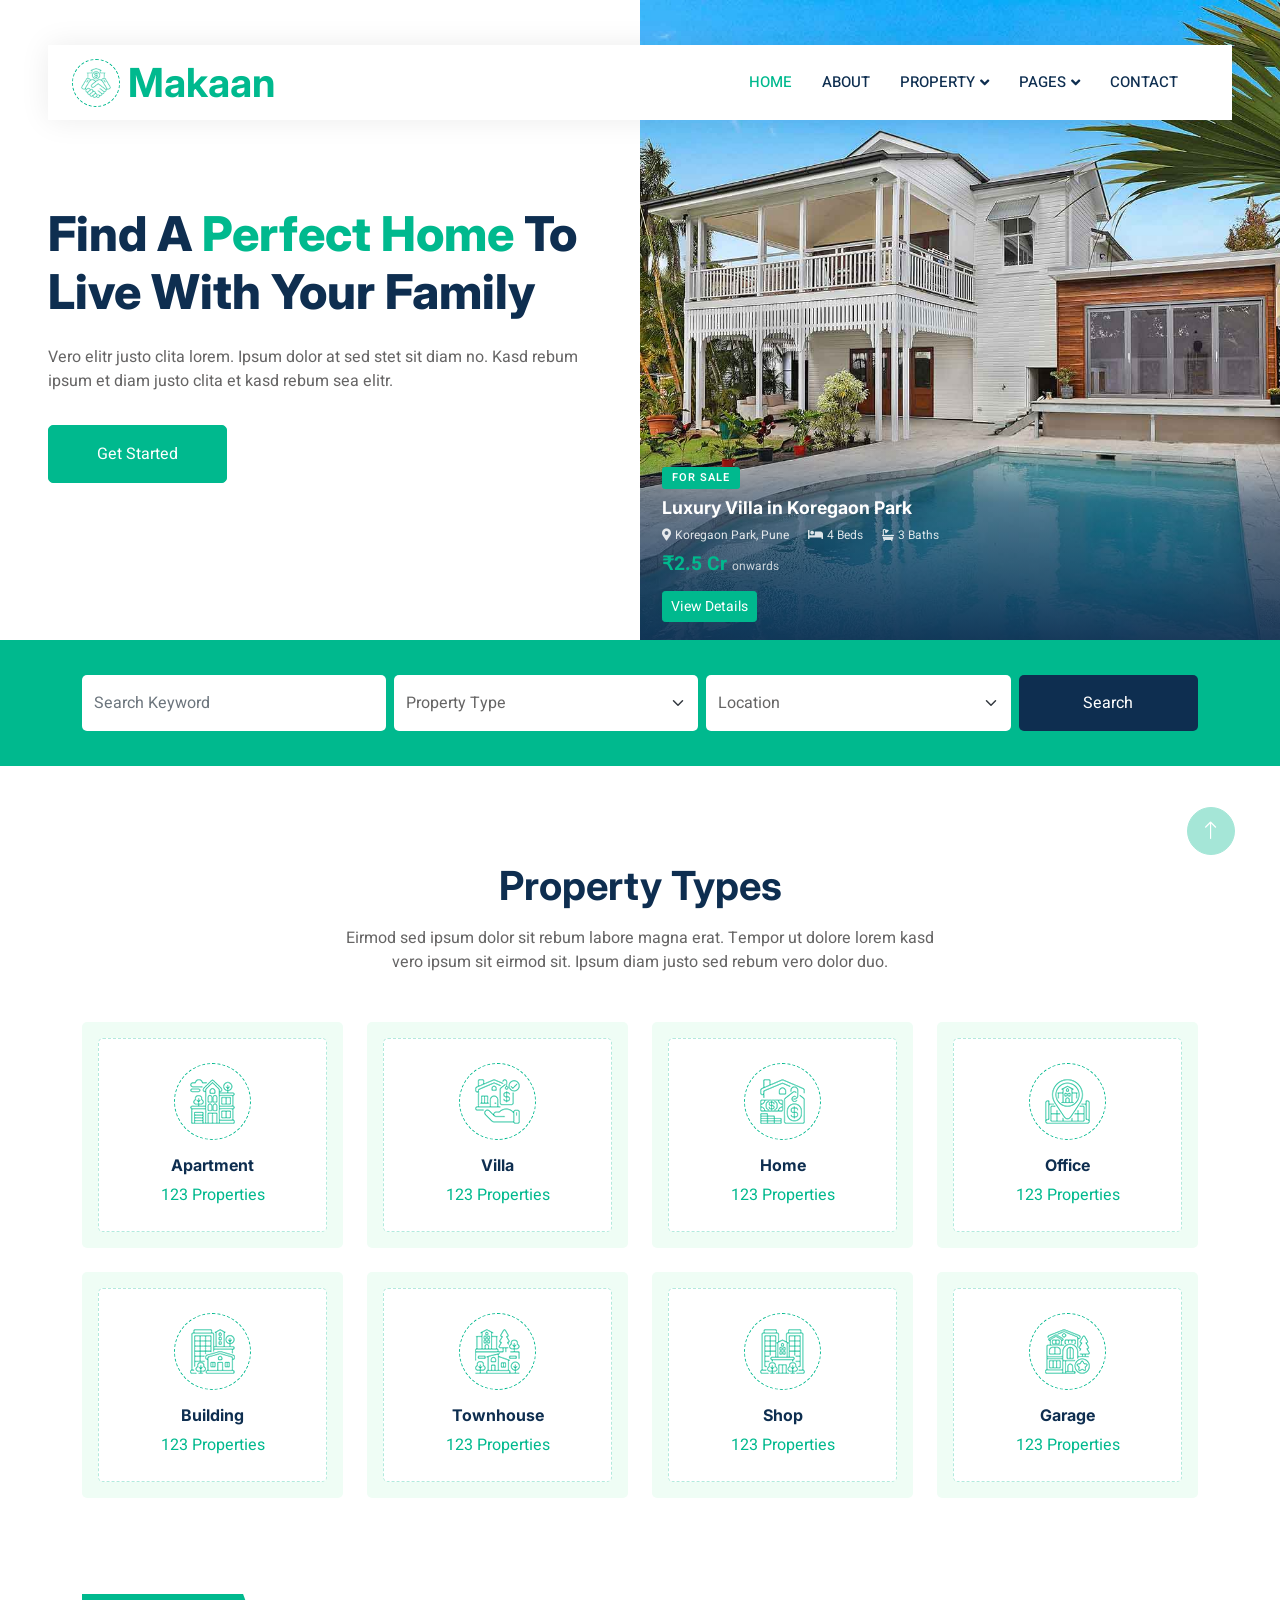
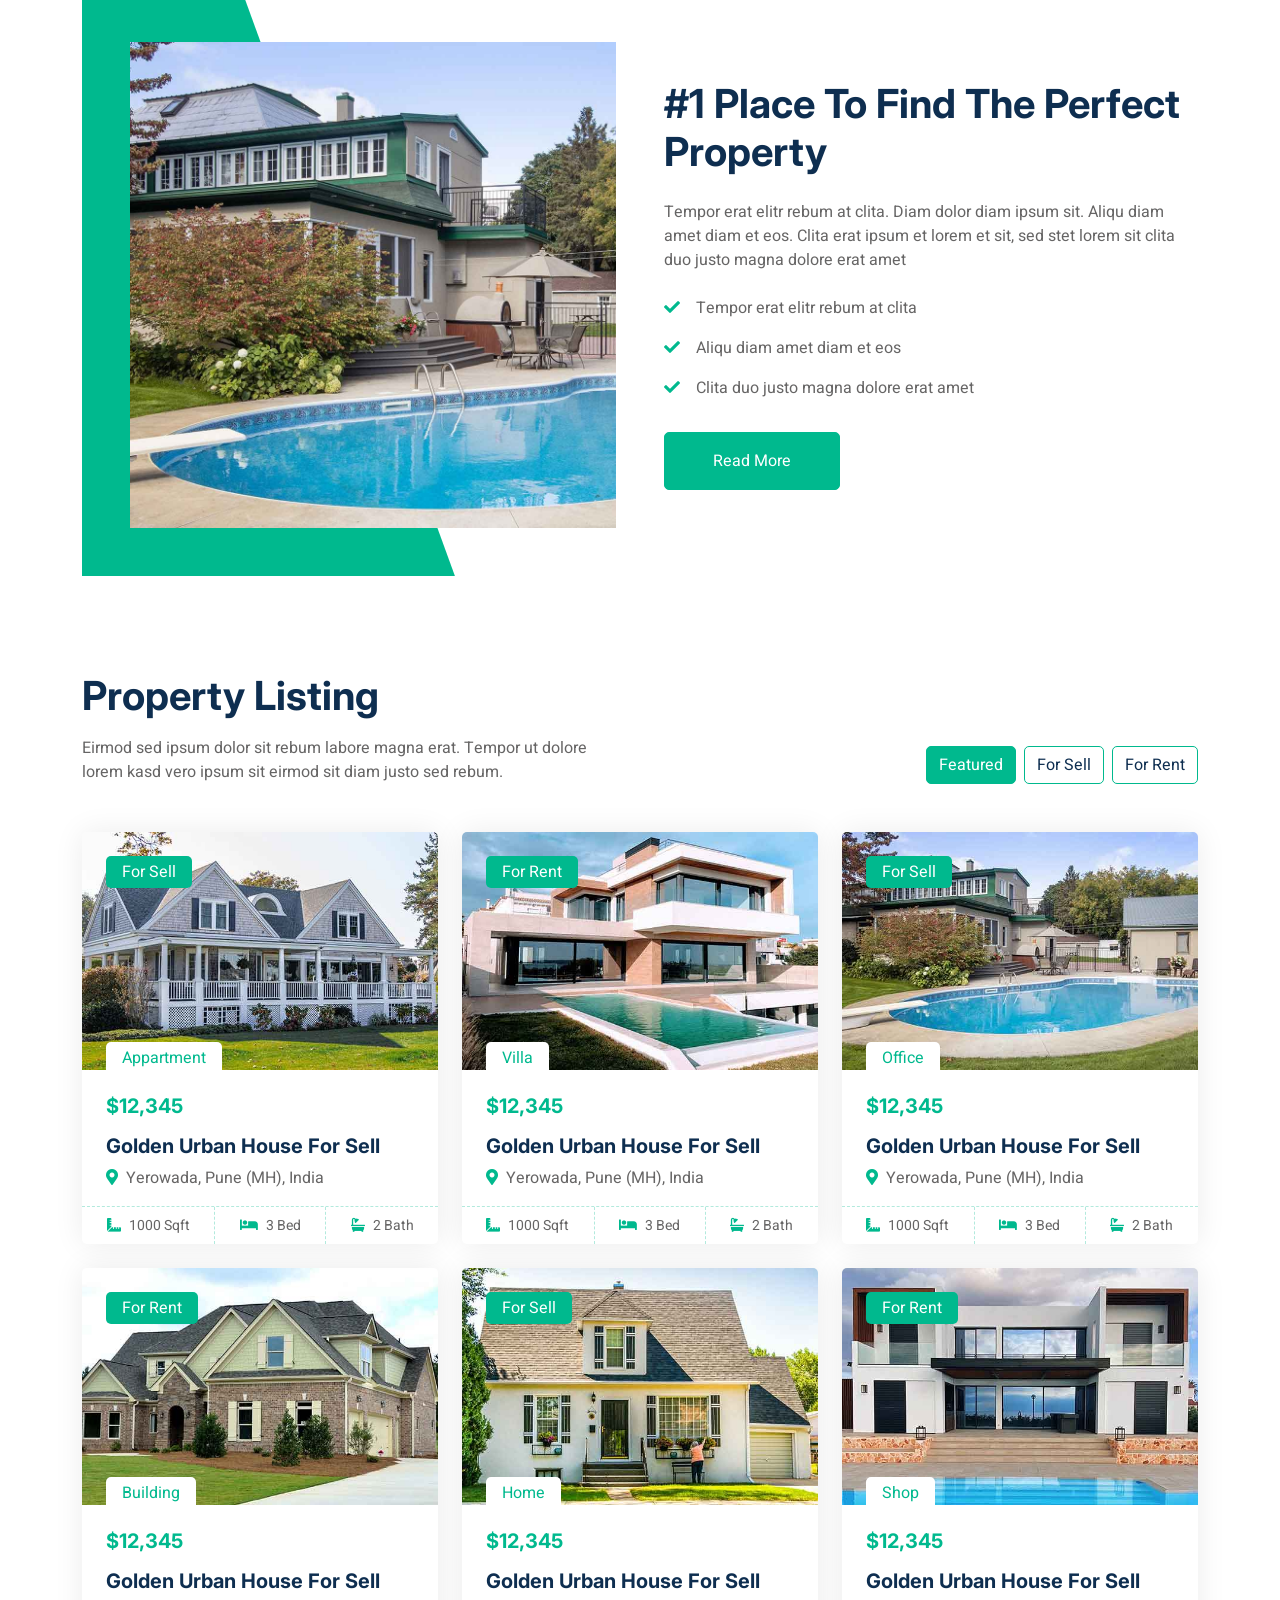
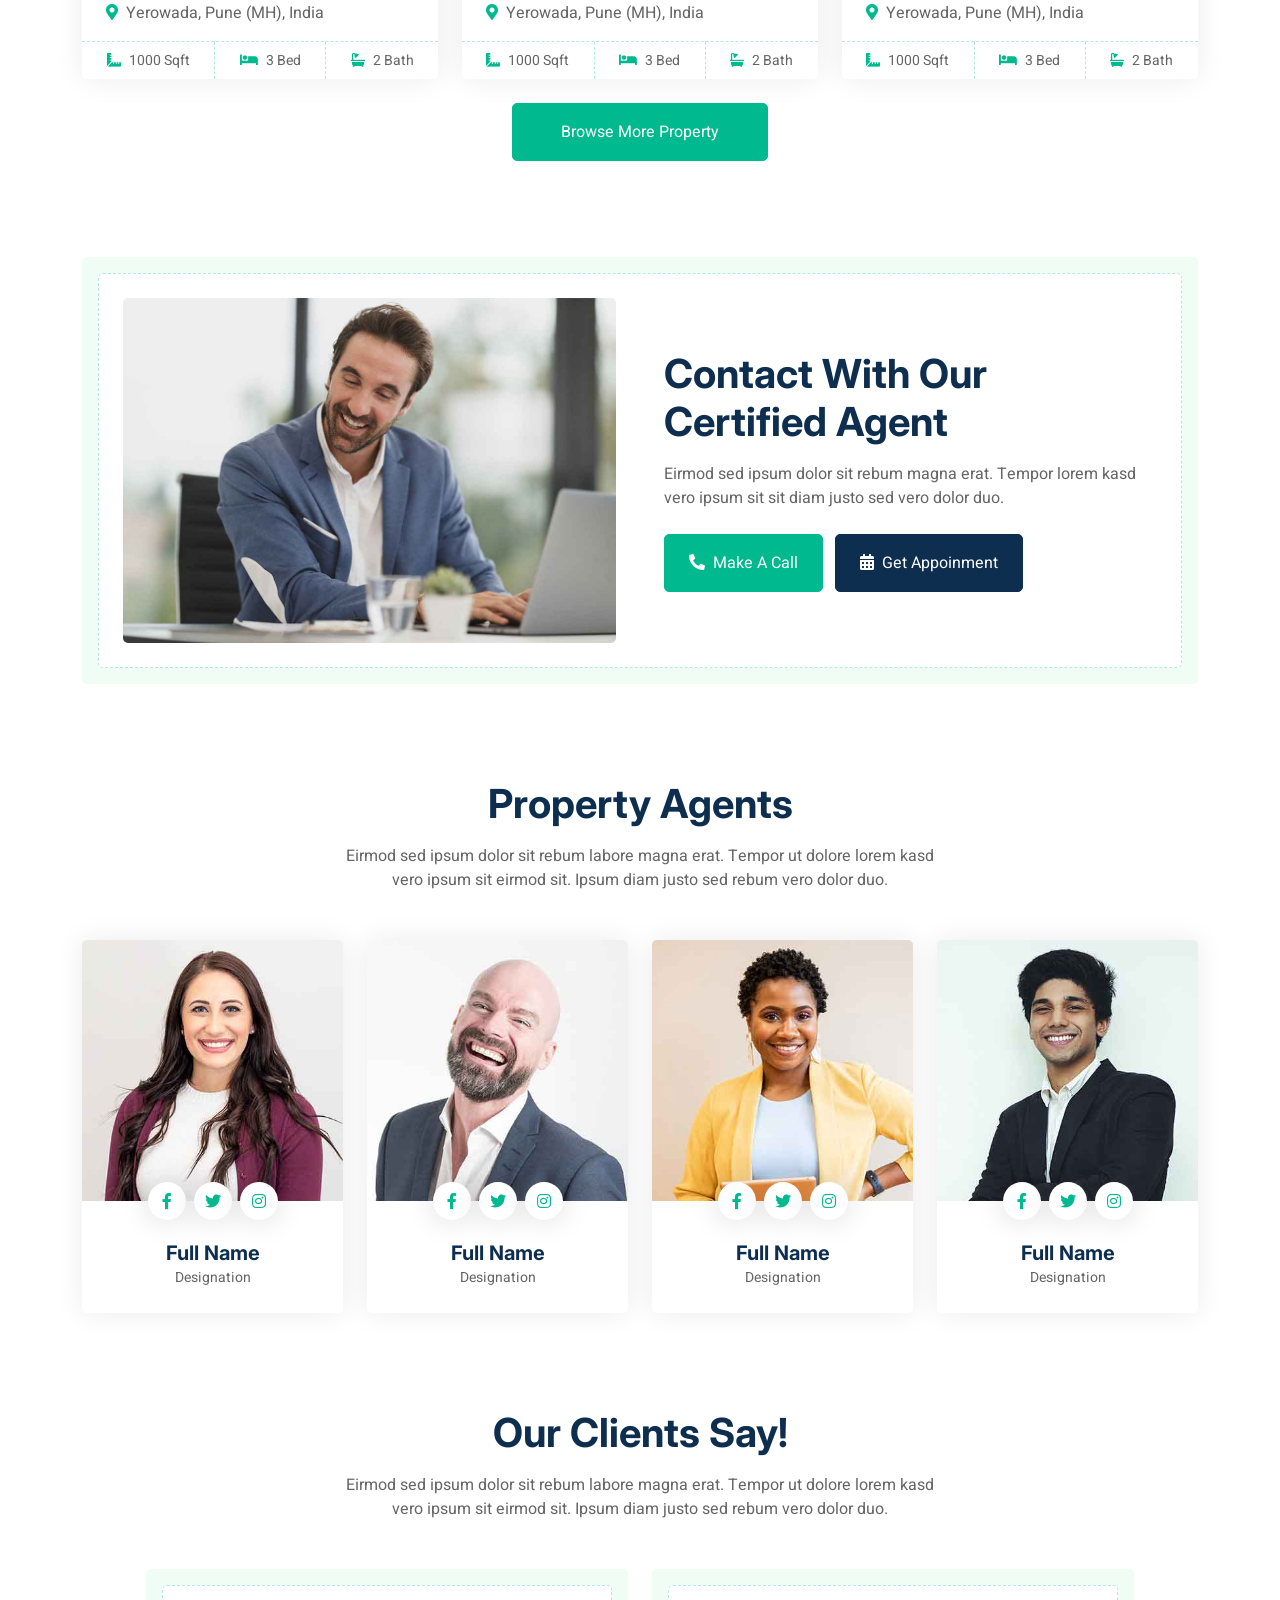
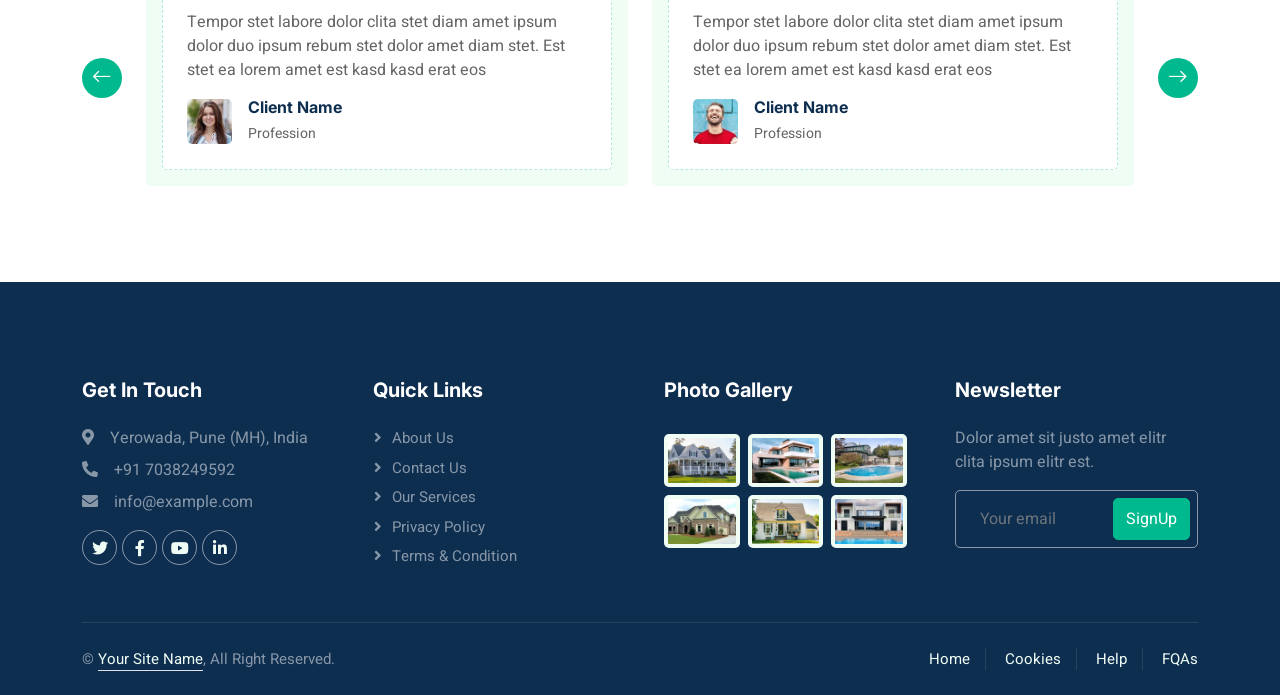
<file: Personal-Project/index.html>
<!DOCTYPE html>
<html lang="en">

<head>
    <meta charset="utf-8">
    <title>Makaan - Real Estate HTML Template</title>
    <meta content="width=device-width, initial-scale=1.0" name="viewport">
    <meta content="" name="keywords">
    <meta content="" name="description">

    <!-- Favicon -->
    <link href="img/favicon.ico" rel="icon">

    <!-- Google Web Fonts -->
    <link rel="preconnect" href="https://fonts.googleapis.com">
    <link rel="preconnect" href="https://fonts.gstatic.com" crossorigin>
    <link href="https://fonts.googleapis.com/css2?family=Heebo:wght@400;500;600&family=Inter:wght@700;800&display=swap" rel="stylesheet">
    
    <!-- Icon Font Stylesheet -->
    <link href="https://cdnjs.cloudflare.com/ajax/libs/font-awesome/5.10.0/css/all.min.css" rel="stylesheet">
    <link href="https://cdn.jsdelivr.net/npm/bootstrap-icons@1.4.1/font/bootstrap-icons.css" rel="stylesheet">

    <!-- Libraries Stylesheet -->
    <link href="lib/animate/animate.min.css" rel="stylesheet">
    <link href="lib/owlcarousel/assets/owl.carousel.min.css" rel="stylesheet">

    <!-- Customized Bootstrap Stylesheet -->
    <link href="css/bootstrap.min.css" rel="stylesheet">

    <!-- Template Stylesheet -->
    <link href="css/style.css" rel="stylesheet">
</head>

<body>
    <div class="container-fluid bg-white p-0">
        <!-- Spinner Start -->
        <div id="spinner" class="show bg-white position-fixed translate-middle w-100 vh-100 top-50 start-50 d-flex align-items-center justify-content-center">
            <div class="spinner-border text-primary" style="width: 3rem; height: 3rem;" role="status">
                <span class="sr-only">Loading...</span>
            </div>
        </div>
        <!-- Spinner End -->


        <!-- Navbar Start -->
        <div class="container-fluid nav-bar bg-transparent">
            <nav class="navbar navbar-expand-lg bg-white navbar-light py-0 px-4">
                <a href="index.html" class="navbar-brand d-flex align-items-center text-center">
                    <div class="icon p-2 me-2">
                        <img class="img-fluid" src="img/icon-deal.png" alt="Icon" style="width: 30px; height: 30px;">
                    </div>
                    <h1 class="m-0 text-primary">Makaan</h1>
                </a>
                <button type="button" class="navbar-toggler" data-bs-toggle="collapse" data-bs-target="#navbarCollapse">
                    <span class="navbar-toggler-icon"></span>
                </button>
                <div class="collapse navbar-collapse" id="navbarCollapse">
                    <div class="navbar-nav ms-auto">
                        <a href="index.html" class="nav-item nav-link active">Home</a>
                        <a href="about.html" class="nav-item nav-link">About</a>
                        <div class="nav-item dropdown">
                            <a href="#" class="nav-link dropdown-toggle" data-bs-toggle="dropdown">Property</a>
                            <div class="dropdown-menu rounded-0 m-0">
                                <a href="property-list.html" class="dropdown-item">Property List</a>
                                <a href="property-type.html" class="dropdown-item">Property Type</a>
                                <a href="property-agent.html" class="dropdown-item">Property Agent</a>
                            </div>
                        </div>
                        <div class="nav-item dropdown">
                            <a href="#" class="nav-link dropdown-toggle" data-bs-toggle="dropdown">Pages</a>
                            <div class="dropdown-menu rounded-0 m-0">
                                <a href="testimonial.html" class="dropdown-item">Testimonial</a>
                                <a href="404.html" class="dropdown-item">404 Error</a>
                            </div>
                        </div>
                        <a href="contact.html" class="nav-item nav-link">Contact</a>
                    </div>
                </div>
            </nav>
        </div>
        <!-- Navbar End -->


        <!-- Header Start -->
        <div class="container-fluid header bg-white p-0">
            <div class="row g-0 align-items-center flex-column-reverse flex-md-row">
                <div class="col-md-6 p-5 mt-lg-5">
                    <h1 class="display-5 animated fadeIn mb-4">Find A <span class="text-primary">Perfect Home</span> To Live With Your Family</h1>
                    <p class="animated fadeIn mb-4 pb-2">Vero elitr justo clita lorem. Ipsum dolor at sed stet
                        sit diam no. Kasd rebum ipsum et diam justo clita et kasd rebum sea elitr.</p>
                    <a href="" class="btn btn-primary py-3 px-5 me-3 animated fadeIn">Get Started</a>
                </div>
                <div class="col-md-6 animated fadeIn">
                    <div class="owl-carousel header-carousel">
                        <div class="owl-carousel-item position-relative">
                            <img class="img-fluid w-100" src="img/carousel-1.jpg" alt="Luxury Villa for Sale">
                            <div class="carousel-content-overlay">
                                <span class="carousel-badge">For Sale</span>
                                <h3 class="carousel-title">Luxury Villa in Koregaon Park</h3>
                                <p class="carousel-meta">
                                    <i class="fa fa-map-marker-alt me-1"></i>Koregaon Park, Pune
                                    <span class="ms-3"><i class="fa fa-bed me-1"></i>4 Beds</span>
                                    <span class="ms-3"><i class="fa fa-bath me-1"></i>3 Baths</span>
                                </p>
                                <div class="carousel-price">₹2.5 Cr <small>onwards</small></div>
                                <a href="property-list.html" class="btn btn-primary btn-sm mt-2">View Details</a>
                            </div>
                        </div>
                        <div class="owl-carousel-item position-relative">
                            <img class="img-fluid w-100" src="img/carousel-2.jpg" alt="Premium Apartment for Rent">
                            <div class="carousel-content-overlay">
                                <span class="carousel-badge carousel-badge-rent">For Rent</span>
                                <h3 class="carousel-title">Premium Apartment in Baner</h3>
                                <p class="carousel-meta">
                                    <i class="fa fa-map-marker-alt me-1"></i>Baner, Pune
                                    <span class="ms-3"><i class="fa fa-bed me-1"></i>3 Beds</span>
                                    <span class="ms-3"><i class="fa fa-bath me-1"></i>2 Baths</span>
                                </p>
                                <div class="carousel-price">₹45,000 <small>/month</small></div>
                                <a href="property-list.html" class="btn btn-primary btn-sm mt-2">View Details</a>
                            </div>
                        </div>
                    </div>
                </div>
            </div>
        </div>
        <!-- Header End -->


        <!-- Search Start -->
        <div class="container-fluid bg-primary mb-5 wow fadeIn" data-wow-delay="0.1s" style="padding: 35px;">
            <div class="container">
                <div class="row g-2">
                    <div class="col-md-10">
                        <div class="row g-2">
                            <div class="col-md-4">
                                <input type="text" class="form-control border-0 py-3" placeholder="Search Keyword">
                            </div>
                            <div class="col-md-4">
                                <select class="form-select border-0 py-3">
                                    <option selected>Property Type</option>
                                    <option value="1">Property Type 1</option>
                                    <option value="2">Property Type 2</option>
                                    <option value="3">Property Type 3</option>
                                </select>
                            </div>
                            <div class="col-md-4">
                                <select class="form-select border-0 py-3">
                                    <option selected>Location</option>
                                    <option value="1">Location 1</option>
                                    <option value="2">Location 2</option>
                                    <option value="3">Location 3</option>
                                </select>
                            </div>
                        </div>
                    </div>
                    <div class="col-md-2">
                        <button class="btn btn-dark border-0 w-100 py-3">Search</button>
                    </div>
                </div>
            </div>
        </div>
        <!-- Search End -->


        <!-- Category Start -->
        <div class="container-fluid py-5">
            <div class="container">
                <div class="text-center mx-auto mb-5 wow fadeInUp" data-wow-delay="0.1s" style="max-width: 600px;">
                    <h1 class="mb-3">Property Types</h1>
                    <p>Eirmod sed ipsum dolor sit rebum labore magna erat. Tempor ut dolore lorem kasd vero ipsum sit eirmod sit. Ipsum diam justo sed rebum vero dolor duo.</p>
                </div>
                <div class="row g-4">
                    <div class="col-lg-3 col-sm-6 wow fadeInUp" data-wow-delay="0.1s">
                        <a class="cat-item d-block bg-light text-center rounded p-3" href="">
                            <div class="rounded p-4">
                                <div class="icon mb-3">
                                    <img class="img-fluid" src="img/icon-apartment.png" alt="Icon">
                                </div>
                                <h6>Apartment</h6>
                                <span>123 Properties</span>
                            </div>
                        </a>
                    </div>
                    <div class="col-lg-3 col-sm-6 wow fadeInUp" data-wow-delay="0.3s">
                        <a class="cat-item d-block bg-light text-center rounded p-3" href="">
                            <div class="rounded p-4">
                                <div class="icon mb-3">
                                    <img class="img-fluid" src="img/icon-villa.png" alt="Icon">
                                </div>
                                <h6>Villa</h6>
                                <span>123 Properties</span>
                            </div>
                        </a>
                    </div>
                    <div class="col-lg-3 col-sm-6 wow fadeInUp" data-wow-delay="0.5s">
                        <a class="cat-item d-block bg-light text-center rounded p-3" href="">
                            <div class="rounded p-4">
                                <div class="icon mb-3">
                                    <img class="img-fluid" src="img/icon-house.png" alt="Icon">
                                </div>
                                <h6>Home</h6>
                                <span>123 Properties</span>
                            </div>
                        </a>
                    </div>
                    <div class="col-lg-3 col-sm-6 wow fadeInUp" data-wow-delay="0.7s">
                        <a class="cat-item d-block bg-light text-center rounded p-3" href="">
                            <div class="rounded p-4">
                                <div class="icon mb-3">
                                    <img class="img-fluid" src="img/icon-housing.png" alt="Icon">
                                </div>
                                <h6>Office</h6>
                                <span>123 Properties</span>
                            </div>
                        </a>
                    </div>
                    <div class="col-lg-3 col-sm-6 wow fadeInUp" data-wow-delay="0.1s">
                        <a class="cat-item d-block bg-light text-center rounded p-3" href="">
                            <div class="rounded p-4">
                                <div class="icon mb-3">
                                    <img class="img-fluid" src="img/icon-building.png" alt="Icon">
                                </div>
                                <h6>Building</h6>
                                <span>123 Properties</span>
                            </div>
                        </a>
                    </div>
                    <div class="col-lg-3 col-sm-6 wow fadeInUp" data-wow-delay="0.3s">
                        <a class="cat-item d-block bg-light text-center rounded p-3" href="">
                            <div class="rounded p-4">
                                <div class="icon mb-3">
                                    <img class="img-fluid" src="img/icon-neighborhood.png" alt="Icon">
                                </div>
                                <h6>Townhouse</h6>
                                <span>123 Properties</span>
                            </div>
                        </a>
                    </div>
                    <div class="col-lg-3 col-sm-6 wow fadeInUp" data-wow-delay="0.5s">
                        <a class="cat-item d-block bg-light text-center rounded p-3" href="">
                            <div class="rounded p-4">
                                <div class="icon mb-3">
                                    <img class="img-fluid" src="img/icon-condominium.png" alt="Icon">
                                </div>
                                <h6>Shop</h6>
                                <span>123 Properties</span>
                            </div>
                        </a>
                    </div>
                    <div class="col-lg-3 col-sm-6 wow fadeInUp" data-wow-delay="0.7s">
                        <a class="cat-item d-block bg-light text-center rounded p-3" href="">
                            <div class="rounded p-4">
                                <div class="icon mb-3">
                                    <img class="img-fluid" src="img/icon-luxury.png" alt="Icon">
                                </div>
                                <h6>Garage</h6>
                                <span>123 Properties</span>
                            </div>
                        </a>
                    </div>
                </div>
            </div>
        </div>
        <!-- Category End -->


        <!-- About Start -->
        <div class="container-fluid py-5">
            <div class="container">
                <div class="row g-5 align-items-center">
                    <div class="col-lg-6 wow fadeIn" data-wow-delay="0.1s">
                        <div class="about-img position-relative overflow-hidden p-5 pe-0">
                            <img class="img-fluid w-100" src="img/about.jpg">
                        </div>
                    </div>
                    <div class="col-lg-6 wow fadeIn" data-wow-delay="0.5s">
                        <h1 class="mb-4">#1 Place To Find The Perfect Property</h1>
                        <p class="mb-4">Tempor erat elitr rebum at clita. Diam dolor diam ipsum sit. Aliqu diam amet diam et eos. Clita erat ipsum et lorem et sit, sed stet lorem sit clita duo justo magna dolore erat amet</p>
                        <p><i class="fa fa-check text-primary me-3"></i>Tempor erat elitr rebum at clita</p>
                        <p><i class="fa fa-check text-primary me-3"></i>Aliqu diam amet diam et eos</p>
                        <p><i class="fa fa-check text-primary me-3"></i>Clita duo justo magna dolore erat amet</p>
                        <a class="btn btn-primary py-3 px-5 mt-3" href="">Read More</a>
                    </div>
                </div>
            </div>
        </div>
        <!-- About End -->


        <!-- Property List Start -->
        <div class="container-fluid py-5">
            <div class="container">
                <div class="row g-0 gx-5 align-items-end">
                    <div class="col-lg-6">
                        <div class="text-start mx-auto mb-5 wow slideInLeft" data-wow-delay="0.1s">
                            <h1 class="mb-3">Property Listing</h1>
                            <p>Eirmod sed ipsum dolor sit rebum labore magna erat. Tempor ut dolore lorem kasd vero ipsum sit eirmod sit diam justo sed rebum.</p>
                        </div>
                    </div>
                    <div class="col-lg-6 text-start text-lg-end wow slideInRight" data-wow-delay="0.1s">
                        <ul class="nav nav-pills d-inline-flex justify-content-end mb-5">
                            <li class="nav-item me-2">
                                <a class="btn btn-outline-primary active" data-bs-toggle="pill" href="#tab-1">Featured</a>
                            </li>
                            <li class="nav-item me-2">
                                <a class="btn btn-outline-primary" data-bs-toggle="pill" href="#tab-2">For Sell</a>
                            </li>
                            <li class="nav-item me-0">
                                <a class="btn btn-outline-primary" data-bs-toggle="pill" href="#tab-3">For Rent</a>
                            </li>
                        </ul>
                    </div>
                </div>
                <div class="tab-content">
                    <div id="tab-1" class="tab-pane fade show p-0 active">
                        <div class="row g-4">
                            <div class="col-lg-4 col-md-6 wow fadeInUp" data-wow-delay="0.1s">
                                <div class="property-item rounded overflow-hidden">
                                    <div class="position-relative overflow-hidden">
                                        <a href=""><img class="img-fluid" src="img/property-1.jpg" alt=""></a>
                                        <div class="bg-primary rounded text-white position-absolute start-0 top-0 m-4 py-1 px-3">For Sell</div>
                                        <div class="bg-white rounded-top text-primary position-absolute start-0 bottom-0 mx-4 pt-1 px-3">Appartment</div>
                                    </div>
                                    <div class="p-4 pb-0">
                                        <h5 class="text-primary mb-3">$12,345</h5>
                                        <a class="d-block h5 mb-2" href="">Golden Urban House For Sell</a>
                                        <p><i class="fa fa-map-marker-alt text-primary me-2"></i>Yerowada, Pune (MH), India</p>
                                    </div>
                                    <div class="d-flex border-top">
                                        <small class="flex-fill text-center border-end py-2"><i class="fa fa-ruler-combined text-primary me-2"></i>1000 Sqft</small>
                                        <small class="flex-fill text-center border-end py-2"><i class="fa fa-bed text-primary me-2"></i>3 Bed</small>
                                        <small class="flex-fill text-center py-2"><i class="fa fa-bath text-primary me-2"></i>2 Bath</small>
                                    </div>
                                </div>
                            </div>
                            <div class="col-lg-4 col-md-6 wow fadeInUp" data-wow-delay="0.3s">
                                <div class="property-item rounded overflow-hidden">
                                    <div class="position-relative overflow-hidden">
                                        <a href=""><img class="img-fluid" src="img/property-2.jpg" alt=""></a>
                                        <div class="bg-primary rounded text-white position-absolute start-0 top-0 m-4 py-1 px-3">For Rent</div>
                                        <div class="bg-white rounded-top text-primary position-absolute start-0 bottom-0 mx-4 pt-1 px-3">Villa</div>
                                    </div>
                                    <div class="p-4 pb-0">
                                        <h5 class="text-primary mb-3">$12,345</h5>
                                        <a class="d-block h5 mb-2" href="">Golden Urban House For Sell</a>
                                        <p><i class="fa fa-map-marker-alt text-primary me-2"></i>Yerowada, Pune (MH), India</p>
                                    </div>
                                    <div class="d-flex border-top">
                                        <small class="flex-fill text-center border-end py-2"><i class="fa fa-ruler-combined text-primary me-2"></i>1000 Sqft</small>
                                        <small class="flex-fill text-center border-end py-2"><i class="fa fa-bed text-primary me-2"></i>3 Bed</small>
                                        <small class="flex-fill text-center py-2"><i class="fa fa-bath text-primary me-2"></i>2 Bath</small>
                                    </div>
                                </div>
                            </div>
                            <div class="col-lg-4 col-md-6 wow fadeInUp" data-wow-delay="0.5s">
                                <div class="property-item rounded overflow-hidden">
                                    <div class="position-relative overflow-hidden">
                                        <a href=""><img class="img-fluid" src="img/property-3.jpg" alt=""></a>
                                        <div class="bg-primary rounded text-white position-absolute start-0 top-0 m-4 py-1 px-3">For Sell</div>
                                        <div class="bg-white rounded-top text-primary position-absolute start-0 bottom-0 mx-4 pt-1 px-3">Office</div>
                                    </div>
                                    <div class="p-4 pb-0">
                                        <h5 class="text-primary mb-3">$12,345</h5>
                                        <a class="d-block h5 mb-2" href="">Golden Urban House For Sell</a>
                                        <p><i class="fa fa-map-marker-alt text-primary me-2"></i>Yerowada, Pune (MH), India</p>
                                    </div>
                                    <div class="d-flex border-top">
                                        <small class="flex-fill text-center border-end py-2"><i class="fa fa-ruler-combined text-primary me-2"></i>1000 Sqft</small>
                                        <small class="flex-fill text-center border-end py-2"><i class="fa fa-bed text-primary me-2"></i>3 Bed</small>
                                        <small class="flex-fill text-center py-2"><i class="fa fa-bath text-primary me-2"></i>2 Bath</small>
                                    </div>
                                </div>
                            </div>
                            <div class="col-lg-4 col-md-6 wow fadeInUp" data-wow-delay="0.1s">
                                <div class="property-item rounded overflow-hidden">
                                    <div class="position-relative overflow-hidden">
                                        <a href=""><img class="img-fluid" src="img/property-4.jpg" alt=""></a>
                                        <div class="bg-primary rounded text-white position-absolute start-0 top-0 m-4 py-1 px-3">For Rent</div>
                                        <div class="bg-white rounded-top text-primary position-absolute start-0 bottom-0 mx-4 pt-1 px-3">Building</div>
                                    </div>
                                    <div class="p-4 pb-0">
                                        <h5 class="text-primary mb-3">$12,345</h5>
                                        <a class="d-block h5 mb-2" href="">Golden Urban House For Sell</a>
                                        <p><i class="fa fa-map-marker-alt text-primary me-2"></i>Yerowada, Pune (MH), India</p>
                                    </div>
                                    <div class="d-flex border-top">
                                        <small class="flex-fill text-center border-end py-2"><i class="fa fa-ruler-combined text-primary me-2"></i>1000 Sqft</small>
                                        <small class="flex-fill text-center border-end py-2"><i class="fa fa-bed text-primary me-2"></i>3 Bed</small>
                                        <small class="flex-fill text-center py-2"><i class="fa fa-bath text-primary me-2"></i>2 Bath</small>
                                    </div>
                                </div>
                            </div>
                            <div class="col-lg-4 col-md-6 wow fadeInUp" data-wow-delay="0.3s">
                                <div class="property-item rounded overflow-hidden">
                                    <div class="position-relative overflow-hidden">
                                        <a href=""><img class="img-fluid" src="img/property-5.jpg" alt=""></a>
                                        <div class="bg-primary rounded text-white position-absolute start-0 top-0 m-4 py-1 px-3">For Sell</div>
                                        <div class="bg-white rounded-top text-primary position-absolute start-0 bottom-0 mx-4 pt-1 px-3">Home</div>
                                    </div>
                                    <div class="p-4 pb-0">
                                        <h5 class="text-primary mb-3">$12,345</h5>
                                        <a class="d-block h5 mb-2" href="">Golden Urban House For Sell</a>
                                        <p><i class="fa fa-map-marker-alt text-primary me-2"></i>Yerowada, Pune (MH), India</p>
                                    </div>
                                    <div class="d-flex border-top">
                                        <small class="flex-fill text-center border-end py-2"><i class="fa fa-ruler-combined text-primary me-2"></i>1000 Sqft</small>
                                        <small class="flex-fill text-center border-end py-2"><i class="fa fa-bed text-primary me-2"></i>3 Bed</small>
                                        <small class="flex-fill text-center py-2"><i class="fa fa-bath text-primary me-2"></i>2 Bath</small>
                                    </div>
                                </div>
                            </div>
                            <div class="col-lg-4 col-md-6 wow fadeInUp" data-wow-delay="0.5s">
                                <div class="property-item rounded overflow-hidden">
                                    <div class="position-relative overflow-hidden">
                                        <a href=""><img class="img-fluid" src="img/property-6.jpg" alt=""></a>
                                        <div class="bg-primary rounded text-white position-absolute start-0 top-0 m-4 py-1 px-3">For Rent</div>
                                        <div class="bg-white rounded-top text-primary position-absolute start-0 bottom-0 mx-4 pt-1 px-3">Shop</div>
                                    </div>
                                    <div class="p-4 pb-0">
                                        <h5 class="text-primary mb-3">$12,345</h5>
                                        <a class="d-block h5 mb-2" href="">Golden Urban House For Sell</a>
                                        <p><i class="fa fa-map-marker-alt text-primary me-2"></i>Yerowada, Pune (MH), India</p>
                                    </div>
                                    <div class="d-flex border-top">
                                        <small class="flex-fill text-center border-end py-2"><i class="fa fa-ruler-combined text-primary me-2"></i>1000 Sqft</small>
                                        <small class="flex-fill text-center border-end py-2"><i class="fa fa-bed text-primary me-2"></i>3 Bed</small>
                                        <small class="flex-fill text-center py-2"><i class="fa fa-bath text-primary me-2"></i>2 Bath</small>
                                    </div>
                                </div>
                            </div>
                            <div class="col-12 text-center wow fadeInUp" data-wow-delay="0.1s">
                                <a class="btn btn-primary py-3 px-5" href="">Browse More Property</a>
                            </div>
                        </div>
                    </div>
                    <div id="tab-2" class="tab-pane fade show p-0">
                        <div class="row g-4">
                            <div class="col-lg-4 col-md-6">
                                <div class="property-item rounded overflow-hidden">
                                    <div class="position-relative overflow-hidden">
                                        <a href=""><img class="img-fluid" src="img/property-1.jpg" alt=""></a>
                                        <div class="bg-primary rounded text-white position-absolute start-0 top-0 m-4 py-1 px-3">For Sell</div>
                                        <div class="bg-white rounded-top text-primary position-absolute start-0 bottom-0 mx-4 pt-1 px-3">Appartment</div>
                                    </div>
                                    <div class="p-4 pb-0">
                                        <h5 class="text-primary mb-3">$12,345</h5>
                                        <a class="d-block h5 mb-2" href="">Golden Urban House For Sell</a>
                                        <p><i class="fa fa-map-marker-alt text-primary me-2"></i>Yerowada, Pune (MH), India</p>
                                    </div>
                                    <div class="d-flex border-top">
                                        <small class="flex-fill text-center border-end py-2"><i class="fa fa-ruler-combined text-primary me-2"></i>1000 Sqft</small>
                                        <small class="flex-fill text-center border-end py-2"><i class="fa fa-bed text-primary me-2"></i>3 Bed</small>
                                        <small class="flex-fill text-center py-2"><i class="fa fa-bath text-primary me-2"></i>2 Bath</small>
                                    </div>
                                </div>
                            </div>
                            <div class="col-lg-4 col-md-6">
                                <div class="property-item rounded overflow-hidden">
                                    <div class="position-relative overflow-hidden">
                                        <a href=""><img class="img-fluid" src="img/property-2.jpg" alt=""></a>
                                        <div class="bg-primary rounded text-white position-absolute start-0 top-0 m-4 py-1 px-3">For Rent</div>
                                        <div class="bg-white rounded-top text-primary position-absolute start-0 bottom-0 mx-4 pt-1 px-3">Villa</div>
                                    </div>
                                    <div class="p-4 pb-0">
                                        <h5 class="text-primary mb-3">$12,345</h5>
                                        <a class="d-block h5 mb-2" href="">Golden Urban House For Sell</a>
                                        <p><i class="fa fa-map-marker-alt text-primary me-2"></i>Yerowada, Pune (MH), India</p>
                                    </div>
                                    <div class="d-flex border-top">
                                        <small class="flex-fill text-center border-end py-2"><i class="fa fa-ruler-combined text-primary me-2"></i>1000 Sqft</small>
                                        <small class="flex-fill text-center border-end py-2"><i class="fa fa-bed text-primary me-2"></i>3 Bed</small>
                                        <small class="flex-fill text-center py-2"><i class="fa fa-bath text-primary me-2"></i>2 Bath</small>
                                    </div>
                                </div>
                            </div>
                            <div class="col-lg-4 col-md-6">
                                <div class="property-item rounded overflow-hidden">
                                    <div class="position-relative overflow-hidden">
                                        <a href=""><img class="img-fluid" src="img/property-3.jpg" alt=""></a>
                                        <div class="bg-primary rounded text-white position-absolute start-0 top-0 m-4 py-1 px-3">For Sell</div>
                                        <div class="bg-white rounded-top text-primary position-absolute start-0 bottom-0 mx-4 pt-1 px-3">Office</div>
                                    </div>
                                    <div class="p-4 pb-0">
                                        <h5 class="text-primary mb-3">$12,345</h5>
                                        <a class="d-block h5 mb-2" href="">Golden Urban House For Sell</a>
                                        <p><i class="fa fa-map-marker-alt text-primary me-2"></i>Yerowada, Pune (MH), India</p>
                                    </div>
                                    <div class="d-flex border-top">
                                        <small class="flex-fill text-center border-end py-2"><i class="fa fa-ruler-combined text-primary me-2"></i>1000 Sqft</small>
                                        <small class="flex-fill text-center border-end py-2"><i class="fa fa-bed text-primary me-2"></i>3 Bed</small>
                                        <small class="flex-fill text-center py-2"><i class="fa fa-bath text-primary me-2"></i>2 Bath</small>
                                    </div>
                                </div>
                            </div>
                            <div class="col-lg-4 col-md-6">
                                <div class="property-item rounded overflow-hidden">
                                    <div class="position-relative overflow-hidden">
                                        <a href=""><img class="img-fluid" src="img/property-4.jpg" alt=""></a>
                                        <div class="bg-primary rounded text-white position-absolute start-0 top-0 m-4 py-1 px-3">For Rent</div>
                                        <div class="bg-white rounded-top text-primary position-absolute start-0 bottom-0 mx-4 pt-1 px-3">Building</div>
                                    </div>
                                    <div class="p-4 pb-0">
                                        <h5 class="text-primary mb-3">$12,345</h5>
                                        <a class="d-block h5 mb-2" href="">Golden Urban House For Sell</a>
                                        <p><i class="fa fa-map-marker-alt text-primary me-2"></i>Yerowada, Pune (MH), India</p>
                                    </div>
                                    <div class="d-flex border-top">
                                        <small class="flex-fill text-center border-end py-2"><i class="fa fa-ruler-combined text-primary me-2"></i>1000 Sqft</small>
                                        <small class="flex-fill text-center border-end py-2"><i class="fa fa-bed text-primary me-2"></i>3 Bed</small>
                                        <small class="flex-fill text-center py-2"><i class="fa fa-bath text-primary me-2"></i>2 Bath</small>
                                    </div>
                                </div>
                            </div>
                            <div class="col-lg-4 col-md-6">
                                <div class="property-item rounded overflow-hidden">
                                    <div class="position-relative overflow-hidden">
                                        <a href=""><img class="img-fluid" src="img/property-5.jpg" alt=""></a>
                                        <div class="bg-primary rounded text-white position-absolute start-0 top-0 m-4 py-1 px-3">For Sell</div>
                                        <div class="bg-white rounded-top text-primary position-absolute start-0 bottom-0 mx-4 pt-1 px-3">Home</div>
                                    </div>
                                    <div class="p-4 pb-0">
                                        <h5 class="text-primary mb-3">$12,345</h5>
                                        <a class="d-block h5 mb-2" href="">Golden Urban House For Sell</a>
                                        <p><i class="fa fa-map-marker-alt text-primary me-2"></i>Yerowada, Pune (MH), India</p>
                                    </div>
                                    <div class="d-flex border-top">
                                        <small class="flex-fill text-center border-end py-2"><i class="fa fa-ruler-combined text-primary me-2"></i>1000 Sqft</small>
                                        <small class="flex-fill text-center border-end py-2"><i class="fa fa-bed text-primary me-2"></i>3 Bed</small>
                                        <small class="flex-fill text-center py-2"><i class="fa fa-bath text-primary me-2"></i>2 Bath</small>
                                    </div>
                                </div>
                            </div>
                            <div class="col-lg-4 col-md-6">
                                <div class="property-item rounded overflow-hidden">
                                    <div class="position-relative overflow-hidden">
                                        <a href=""><img class="img-fluid" src="img/property-6.jpg" alt=""></a>
                                        <div class="bg-primary rounded text-white position-absolute start-0 top-0 m-4 py-1 px-3">For Rent</div>
                                        <div class="bg-white rounded-top text-primary position-absolute start-0 bottom-0 mx-4 pt-1 px-3">Shop</div>
                                    </div>
                                    <div class="p-4 pb-0">
                                        <h5 class="text-primary mb-3">$12,345</h5>
                                        <a class="d-block h5 mb-2" href="">Golden Urban House For Sell</a>
                                        <p><i class="fa fa-map-marker-alt text-primary me-2"></i>Yerowada, Pune (MH), India</p>
                                    </div>
                                    <div class="d-flex border-top">
                                        <small class="flex-fill text-center border-end py-2"><i class="fa fa-ruler-combined text-primary me-2"></i>1000 Sqft</small>
                                        <small class="flex-fill text-center border-end py-2"><i class="fa fa-bed text-primary me-2"></i>3 Bed</small>
                                        <small class="flex-fill text-center py-2"><i class="fa fa-bath text-primary me-2"></i>2 Bath</small>
                                    </div>
                                </div>
                            </div>
                            <div class="col-12 text-center">
                                <a class="btn btn-primary py-3 px-5" href="">Browse More Property</a>
                            </div>
                        </div>
                    </div>
                    <div id="tab-3" class="tab-pane fade show p-0">
                        <div class="row g-4">
                            <div class="col-lg-4 col-md-6">
                                <div class="property-item rounded overflow-hidden">
                                    <div class="position-relative overflow-hidden">
                                        <a href=""><img class="img-fluid" src="img/property-1.jpg" alt=""></a>
                                        <div class="bg-primary rounded text-white position-absolute start-0 top-0 m-4 py-1 px-3">For Sell</div>
                                        <div class="bg-white rounded-top text-primary position-absolute start-0 bottom-0 mx-4 pt-1 px-3">Appartment</div>
                                    </div>
                                    <div class="p-4 pb-0">
                                        <h5 class="text-primary mb-3">$12,345</h5>
                                        <a class="d-block h5 mb-2" href="">Golden Urban House For Sell</a>
                                        <p><i class="fa fa-map-marker-alt text-primary me-2"></i>Yerowada, Pune (MH), India</p>
                                    </div>
                                    <div class="d-flex border-top">
                                        <small class="flex-fill text-center border-end py-2"><i class="fa fa-ruler-combined text-primary me-2"></i>1000 Sqft</small>
                                        <small class="flex-fill text-center border-end py-2"><i class="fa fa-bed text-primary me-2"></i>3 Bed</small>
                                        <small class="flex-fill text-center py-2"><i class="fa fa-bath text-primary me-2"></i>2 Bath</small>
                                    </div>
                                </div>
                            </div>
                            <div class="col-lg-4 col-md-6">
                                <div class="property-item rounded overflow-hidden">
                                    <div class="position-relative overflow-hidden">
                                        <a href=""><img class="img-fluid" src="img/property-2.jpg" alt=""></a>
                                        <div class="bg-primary rounded text-white position-absolute start-0 top-0 m-4 py-1 px-3">For Rent</div>
                                        <div class="bg-white rounded-top text-primary position-absolute start-0 bottom-0 mx-4 pt-1 px-3">Villa</div>
                                    </div>
                                    <div class="p-4 pb-0">
                                        <h5 class="text-primary mb-3">$12,345</h5>
                                        <a class="d-block h5 mb-2" href="">Golden Urban House For Sell</a>
                                        <p><i class="fa fa-map-marker-alt text-primary me-2"></i>Yerowada, Pune (MH), India</p>
                                    </div>
                                    <div class="d-flex border-top">
                                        <small class="flex-fill text-center border-end py-2"><i class="fa fa-ruler-combined text-primary me-2"></i>1000 Sqft</small>
                                        <small class="flex-fill text-center border-end py-2"><i class="fa fa-bed text-primary me-2"></i>3 Bed</small>
                                        <small class="flex-fill text-center py-2"><i class="fa fa-bath text-primary me-2"></i>2 Bath</small>
                                    </div>
                                </div>
                            </div>
                            <div class="col-lg-4 col-md-6">
                                <div class="property-item rounded overflow-hidden">
                                    <div class="position-relative overflow-hidden">
                                        <a href=""><img class="img-fluid" src="img/property-3.jpg" alt=""></a>
                                        <div class="bg-primary rounded text-white position-absolute start-0 top-0 m-4 py-1 px-3">For Sell</div>
                                        <div class="bg-white rounded-top text-primary position-absolute start-0 bottom-0 mx-4 pt-1 px-3">Office</div>
                                    </div>
                                    <div class="p-4 pb-0">
                                        <h5 class="text-primary mb-3">$12,345</h5>
                                        <a class="d-block h5 mb-2" href="">Golden Urban House For Sell</a>
                                        <p><i class="fa fa-map-marker-alt text-primary me-2"></i>Yerowada, Pune (MH), India</p>
                                    </div>
                                    <div class="d-flex border-top">
                                        <small class="flex-fill text-center border-end py-2"><i class="fa fa-ruler-combined text-primary me-2"></i>1000 Sqft</small>
                                        <small class="flex-fill text-center border-end py-2"><i class="fa fa-bed text-primary me-2"></i>3 Bed</small>
                                        <small class="flex-fill text-center py-2"><i class="fa fa-bath text-primary me-2"></i>2 Bath</small>
                                    </div>
                                </div>
                            </div>
                            <div class="col-lg-4 col-md-6">
                                <div class="property-item rounded overflow-hidden">
                                    <div class="position-relative overflow-hidden">
                                        <a href=""><img class="img-fluid" src="img/property-4.jpg" alt=""></a>
                                        <div class="bg-primary rounded text-white position-absolute start-0 top-0 m-4 py-1 px-3">For Rent</div>
                                        <div class="bg-white rounded-top text-primary position-absolute start-0 bottom-0 mx-4 pt-1 px-3">Building</div>
                                    </div>
                                    <div class="p-4 pb-0">
                                        <h5 class="text-primary mb-3">$12,345</h5>
                                        <a class="d-block h5 mb-2" href="">Golden Urban House For Sell</a>
                                        <p><i class="fa fa-map-marker-alt text-primary me-2"></i>Yerowada, Pune (MH), India</p>
                                    </div>
                                    <div class="d-flex border-top">
                                        <small class="flex-fill text-center border-end py-2"><i class="fa fa-ruler-combined text-primary me-2"></i>1000 Sqft</small>
                                        <small class="flex-fill text-center border-end py-2"><i class="fa fa-bed text-primary me-2"></i>3 Bed</small>
                                        <small class="flex-fill text-center py-2"><i class="fa fa-bath text-primary me-2"></i>2 Bath</small>
                                    </div>
                                </div>
                            </div>
                            <div class="col-lg-4 col-md-6">
                                <div class="property-item rounded overflow-hidden">
                                    <div class="position-relative overflow-hidden">
                                        <a href=""><img class="img-fluid" src="img/property-5.jpg" alt=""></a>
                                        <div class="bg-primary rounded text-white position-absolute start-0 top-0 m-4 py-1 px-3">For Sell</div>
                                        <div class="bg-white rounded-top text-primary position-absolute start-0 bottom-0 mx-4 pt-1 px-3">Home</div>
                                    </div>
                                    <div class="p-4 pb-0">
                                        <h5 class="text-primary mb-3">$12,345</h5>
                                        <a class="d-block h5 mb-2" href="">Golden Urban House For Sell</a>
                                        <p><i class="fa fa-map-marker-alt text-primary me-2"></i>Yerowada, Pune (MH), India</p>
                                    </div>
                                    <div class="d-flex border-top">
                                        <small class="flex-fill text-center border-end py-2"><i class="fa fa-ruler-combined text-primary me-2"></i>1000 Sqft</small>
                                        <small class="flex-fill text-center border-end py-2"><i class="fa fa-bed text-primary me-2"></i>3 Bed</small>
                                        <small class="flex-fill text-center py-2"><i class="fa fa-bath text-primary me-2"></i>2 Bath</small>
                                    </div>
                                </div>
                            </div>
                            <div class="col-lg-4 col-md-6">
                                <div class="property-item rounded overflow-hidden">
                                    <div class="position-relative overflow-hidden">
                                        <a href=""><img class="img-fluid" src="img/property-6.jpg" alt=""></a>
                                        <div class="bg-primary rounded text-white position-absolute start-0 top-0 m-4 py-1 px-3">For Rent</div>
                                        <div class="bg-white rounded-top text-primary position-absolute start-0 bottom-0 mx-4 pt-1 px-3">Shop</div>
                                    </div>
                                    <div class="p-4 pb-0">
                                        <h5 class="text-primary mb-3">$12,345</h5>
                                        <a class="d-block h5 mb-2" href="">Golden Urban House For Sell</a>
                                        <p><i class="fa fa-map-marker-alt text-primary me-2"></i>Yerowada, Pune (MH), India</p>
                                    </div>
                                    <div class="d-flex border-top">
                                        <small class="flex-fill text-center border-end py-2"><i class="fa fa-ruler-combined text-primary me-2"></i>1000 Sqft</small>
                                        <small class="flex-fill text-center border-end py-2"><i class="fa fa-bed text-primary me-2"></i>3 Bed</small>
                                        <small class="flex-fill text-center py-2"><i class="fa fa-bath text-primary me-2"></i>2 Bath</small>
                                    </div>
                                </div>
                            </div>
                            <div class="col-12 text-center">
                                <a class="btn btn-primary py-3 px-5" href="">Browse More Property</a>
                            </div>
                        </div>
                    </div>
                </div>
            </div>
        </div>
        <!-- Property List End -->


        <!-- Call to Action Start -->
        <div class="container-fluid py-5">
            <div class="container">
                <div class="bg-light rounded p-3">
                    <div class="bg-white rounded p-4" style="border: 1px dashed rgba(0, 185, 142, .3)">
                        <div class="row g-5 align-items-center">
                            <div class="col-lg-6 wow fadeIn" data-wow-delay="0.1s">
                                <img class="img-fluid rounded w-100" src="img/call-to-action.jpg" alt="">
                            </div>
                            <div class="col-lg-6 wow fadeIn" data-wow-delay="0.5s">
                                <div class="mb-4">
                                    <h1 class="mb-3">Contact With Our Certified Agent</h1>
                                    <p>Eirmod sed ipsum dolor sit rebum magna erat. Tempor lorem kasd vero ipsum sit sit diam justo sed vero dolor duo.</p>
                                </div>
                                <a href="" class="btn btn-primary py-3 px-4 me-2"><i class="fa fa-phone-alt me-2"></i>Make A Call</a>
                                <a href="" class="btn btn-dark py-3 px-4"><i class="fa fa-calendar-alt me-2"></i>Get Appoinment</a>
                            </div>
                        </div>
                    </div>
                </div>
            </div>
        </div>
        <!-- Call to Action End -->


        <!-- Team Start -->
        <div class="container-fluid py-5">
            <div class="container">
                <div class="text-center mx-auto mb-5 wow fadeInUp" data-wow-delay="0.1s" style="max-width: 600px;">
                    <h1 class="mb-3">Property Agents</h1>
                    <p>Eirmod sed ipsum dolor sit rebum labore magna erat. Tempor ut dolore lorem kasd vero ipsum sit eirmod sit. Ipsum diam justo sed rebum vero dolor duo.</p>
                </div>
                <div class="row g-4">
                    <div class="col-lg-3 col-md-6 wow fadeInUp" data-wow-delay="0.1s">
                        <div class="team-item rounded overflow-hidden">
                            <div class="position-relative">
                                <img class="img-fluid" src="img/team-1.jpg" alt="">
                                <div class="position-absolute start-50 top-100 translate-middle d-flex align-items-center">
                                    <a class="btn btn-square mx-1" href=""><i class="fab fa-facebook-f"></i></a>
                                    <a class="btn btn-square mx-1" href=""><i class="fab fa-twitter"></i></a>
                                    <a class="btn btn-square mx-1" href=""><i class="fab fa-instagram"></i></a>
                                </div>
                            </div>
                            <div class="text-center p-4 mt-3">
                                <h5 class="fw-bold mb-0">Full Name</h5>
                                <small>Designation</small>
                            </div>
                        </div>
                    </div>
                    <div class="col-lg-3 col-md-6 wow fadeInUp" data-wow-delay="0.3s">
                        <div class="team-item rounded overflow-hidden">
                            <div class="position-relative">
                                <img class="img-fluid" src="img/team-2.jpg" alt="">
                                <div class="position-absolute start-50 top-100 translate-middle d-flex align-items-center">
                                    <a class="btn btn-square mx-1" href=""><i class="fab fa-facebook-f"></i></a>
                                    <a class="btn btn-square mx-1" href=""><i class="fab fa-twitter"></i></a>
                                    <a class="btn btn-square mx-1" href=""><i class="fab fa-instagram"></i></a>
                                </div>
                            </div>
                            <div class="text-center p-4 mt-3">
                                <h5 class="fw-bold mb-0">Full Name</h5>
                                <small>Designation</small>
                            </div>
                        </div>
                    </div>
                    <div class="col-lg-3 col-md-6 wow fadeInUp" data-wow-delay="0.5s">
                        <div class="team-item rounded overflow-hidden">
                            <div class="position-relative">
                                <img class="img-fluid" src="img/team-3.jpg" alt="">
                                <div class="position-absolute start-50 top-100 translate-middle d-flex align-items-center">
                                    <a class="btn btn-square mx-1" href=""><i class="fab fa-facebook-f"></i></a>
                                    <a class="btn btn-square mx-1" href=""><i class="fab fa-twitter"></i></a>
                                    <a class="btn btn-square mx-1" href=""><i class="fab fa-instagram"></i></a>
                                </div>
                            </div>
                            <div class="text-center p-4 mt-3">
                                <h5 class="fw-bold mb-0">Full Name</h5>
                                <small>Designation</small>
                            </div>
                        </div>
                    </div>
                    <div class="col-lg-3 col-md-6 wow fadeInUp" data-wow-delay="0.7s">
                        <div class="team-item rounded overflow-hidden">
                            <div class="position-relative">
                                <img class="img-fluid" src="img/team-4.jpg" alt="">
                                <div class="position-absolute start-50 top-100 translate-middle d-flex align-items-center">
                                    <a class="btn btn-square mx-1" href=""><i class="fab fa-facebook-f"></i></a>
                                    <a class="btn btn-square mx-1" href=""><i class="fab fa-twitter"></i></a>
                                    <a class="btn btn-square mx-1" href=""><i class="fab fa-instagram"></i></a>
                                </div>
                            </div>
                            <div class="text-center p-4 mt-3">
                                <h5 class="fw-bold mb-0">Full Name</h5>
                                <small>Designation</small>
                            </div>
                        </div>
                    </div>
                </div>
            </div>
        </div>
        <!-- Team End -->


        <!-- Testimonial Start -->
        <div class="container-fluid py-5">
            <div class="container">
                <div class="text-center mx-auto mb-5 wow fadeInUp" data-wow-delay="0.1s" style="max-width: 600px;">
                    <h1 class="mb-3">Our Clients Say!</h1>
                    <p>Eirmod sed ipsum dolor sit rebum labore magna erat. Tempor ut dolore lorem kasd vero ipsum sit eirmod sit. Ipsum diam justo sed rebum vero dolor duo.</p>
                </div>
                <div class="owl-carousel testimonial-carousel wow fadeInUp" data-wow-delay="0.1s">
                    <div class="testimonial-item bg-light rounded p-3">
                        <div class="bg-white border rounded p-4">
                            <p>Tempor stet labore dolor clita stet diam amet ipsum dolor duo ipsum rebum stet dolor amet diam stet. Est stet ea lorem amet est kasd kasd erat eos</p>
                            <div class="d-flex align-items-center">
                                <img class="img-fluid flex-shrink-0 rounded" src="img/testimonial-1.jpg" style="width: 45px; height: 45px;">
                                <div class="ps-3">
                                    <h6 class="fw-bold mb-1">Client Name</h6>
                                    <small>Profession</small>
                                </div>
                            </div>
                        </div>
                    </div>
                    <div class="testimonial-item bg-light rounded p-3">
                        <div class="bg-white border rounded p-4">
                            <p>Tempor stet labore dolor clita stet diam amet ipsum dolor duo ipsum rebum stet dolor amet diam stet. Est stet ea lorem amet est kasd kasd erat eos</p>
                            <div class="d-flex align-items-center">
                                <img class="img-fluid flex-shrink-0 rounded" src="img/testimonial-2.jpg" style="width: 45px; height: 45px;">
                                <div class="ps-3">
                                    <h6 class="fw-bold mb-1">Client Name</h6>
                                    <small>Profession</small>
                                </div>
                            </div>
                        </div>
                    </div>
                    <div class="testimonial-item bg-light rounded p-3">
                        <div class="bg-white border rounded p-4">
                            <p>Tempor stet labore dolor clita stet diam amet ipsum dolor duo ipsum rebum stet dolor amet diam stet. Est stet ea lorem amet est kasd kasd erat eos</p>
                            <div class="d-flex align-items-center">
                                <img class="img-fluid flex-shrink-0 rounded" src="img/testimonial-3.jpg" style="width: 45px; height: 45px;">
                                <div class="ps-3">
                                    <h6 class="fw-bold mb-1">Client Name</h6>
                                    <small>Profession</small>
                                </div>
                            </div>
                        </div>
                    </div>
                </div>
            </div>
        </div>
        <!-- Testimonial End -->
        

        <!-- Footer Start -->
        <div class="container-fluid bg-dark text-white-50 footer pt-5 mt-5 wow fadeIn" data-wow-delay="0.1s">
            <div class="container py-5">
                <div class="row g-5">
                    <div class="col-lg-3 col-md-6">
                        <h5 class="text-white mb-4">Get In Touch</h5>
                        <p class="mb-2"><i class="fa fa-map-marker-alt me-3"></i>Yerowada, Pune (MH), India</p>
                        <p class="mb-2"><i class="fa fa-phone-alt me-3"></i>+91 7038249592</p>
                        <p class="mb-2"><i class="fa fa-envelope me-3"></i>info@example.com</p>
                        <div class="d-flex pt-2">
                            <a class="btn btn-outline-light btn-social" href=""><i class="fab fa-twitter"></i></a>
                            <a class="btn btn-outline-light btn-social" href=""><i class="fab fa-facebook-f"></i></a>
                            <a class="btn btn-outline-light btn-social" href=""><i class="fab fa-youtube"></i></a>
                            <a class="btn btn-outline-light btn-social" href=""><i class="fab fa-linkedin-in"></i></a>
                        </div>
                    </div>
                    <div class="col-lg-3 col-md-6">
                        <h5 class="text-white mb-4">Quick Links</h5>
                        <a class="btn btn-link text-white-50" href="">About Us</a>
                        <a class="btn btn-link text-white-50" href="">Contact Us</a>
                        <a class="btn btn-link text-white-50" href="">Our Services</a>
                        <a class="btn btn-link text-white-50" href="">Privacy Policy</a>
                        <a class="btn btn-link text-white-50" href="">Terms & Condition</a>
                    </div>
                    <div class="col-lg-3 col-md-6">
                        <h5 class="text-white mb-4">Photo Gallery</h5>
                        <div class="row g-2 pt-2">
                            <div class="col-4">
                                <img class="img-fluid rounded bg-light p-1" src="img/property-1.jpg" alt="">
                            </div>
                            <div class="col-4">
                                <img class="img-fluid rounded bg-light p-1" src="img/property-2.jpg" alt="">
                            </div>
                            <div class="col-4">
                                <img class="img-fluid rounded bg-light p-1" src="img/property-3.jpg" alt="">
                            </div>
                            <div class="col-4">
                                <img class="img-fluid rounded bg-light p-1" src="img/property-4.jpg" alt="">
                            </div>
                            <div class="col-4">
                                <img class="img-fluid rounded bg-light p-1" src="img/property-5.jpg" alt="">
                            </div>
                            <div class="col-4">
                                <img class="img-fluid rounded bg-light p-1" src="img/property-6.jpg" alt="">
                            </div>
                        </div>
                    </div>
                    <div class="col-lg-3 col-md-6">
                        <h5 class="text-white mb-4">Newsletter</h5>
                        <p>Dolor amet sit justo amet elitr clita ipsum elitr est.</p>
                        <div class="position-relative mx-auto" style="max-width: 400px;">
                            <input class="form-control bg-transparent w-100 py-3 ps-4 pe-5" type="text" placeholder="Your email">
                            <button type="button" class="btn btn-primary py-2 position-absolute top-0 end-0 mt-2 me-2">SignUp</button>
                        </div>
                    </div>
                </div>
            </div>
            <div class="container">
                <div class="copyright">
                    <div class="row">
                        <div class="col-md-6 text-center text-md-start mb-3 mb-md-0">
                            &copy; <a class="border-bottom" href="#">Your Site Name</a>, All Right Reserved. 
							
							
                        </div>
                        <div class="col-md-6 text-center text-md-end">
                            <div class="footer-menu">
                                <a href="">Home</a>
                                <a href="">Cookies</a>
                                <a href="">Help</a>
                                <a href="">FQAs</a>
                            </div>
                        </div>
                    </div>
                </div>
            </div>
        </div>
        <!-- Footer End -->


        <!-- Back to Top -->
        <a href="#" class="btn btn-lg btn-primary btn-lg-square back-to-top"><i class="bi bi-arrow-up"></i></a>
    </div>

    <!-- JavaScript Libraries -->
    <script src="https://code.jquery.com/jquery-3.4.1.min.js"></script>
    <script src="https://cdn.jsdelivr.net/npm/bootstrap@5.0.0/dist/js/bootstrap.bundle.min.js"></script>
    <script src="lib/wow/wow.min.js"></script>
    <script src="lib/easing/easing.min.js"></script>
    <script src="lib/waypoints/waypoints.min.js"></script>
    <script src="lib/owlcarousel/owl.carousel.min.js"></script>

    <!-- Template Javascript -->
    <script src="js/main.js"></script>
</body>

</html>
</file>
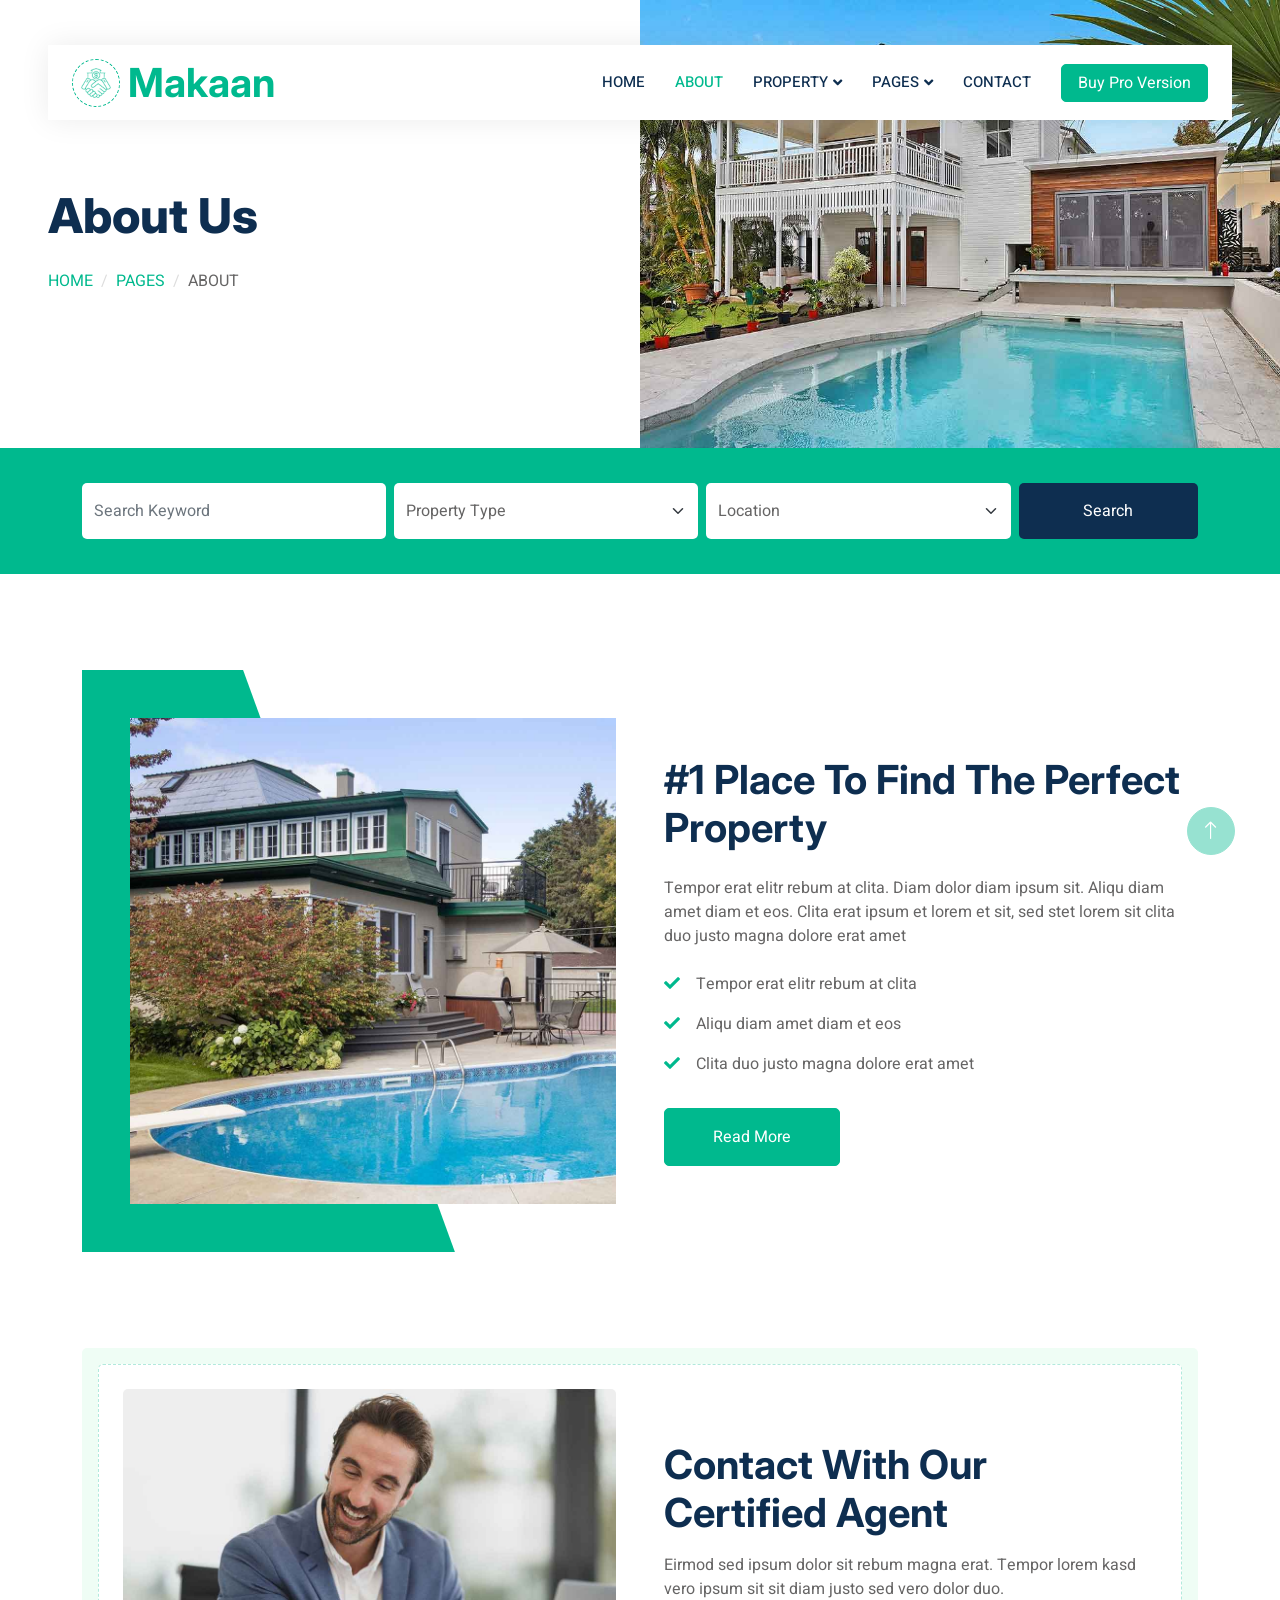
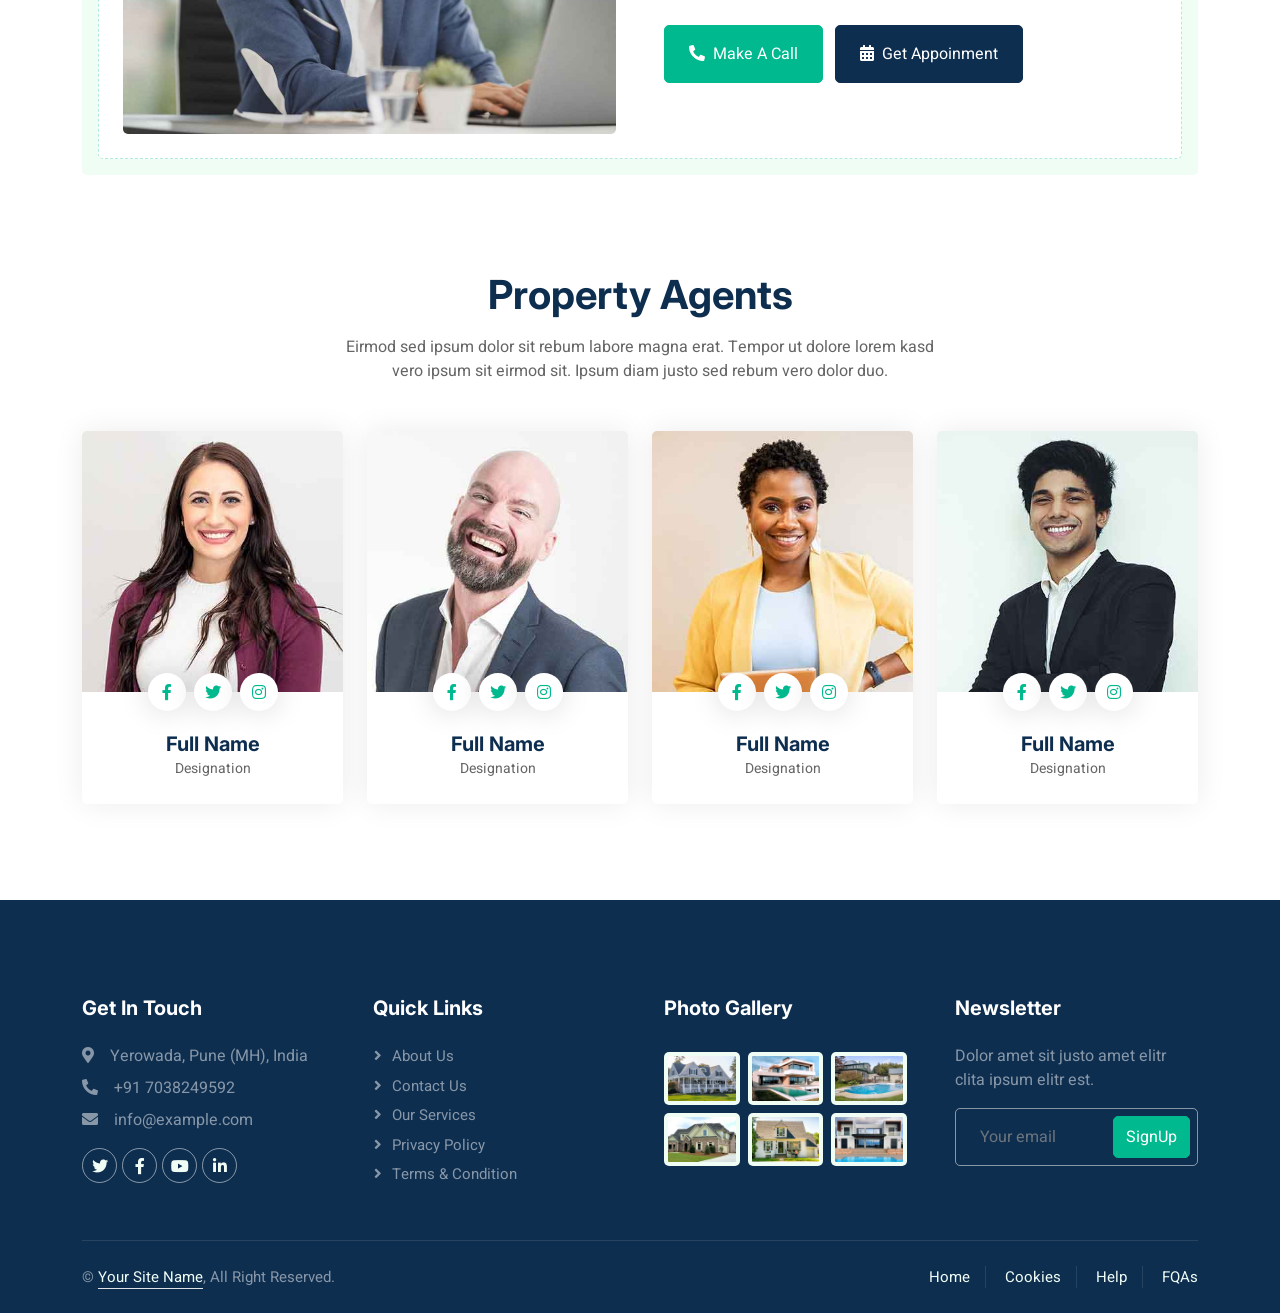
<file: Personal-Project/about.html>
<!DOCTYPE html>
<html lang="en">

<head>
    <meta charset="utf-8">
    <title>Makaan - Real Estate HTML Template</title>
    <meta content="width=device-width, initial-scale=1.0" name="viewport">
    <meta content="" name="keywords">
    <meta content="" name="description">

    <!-- Favicon -->
    <link href="img/favicon.ico" rel="icon">

    <!-- Google Web Fonts -->
    <link rel="preconnect" href="https://fonts.googleapis.com">
    <link rel="preconnect" href="https://fonts.gstatic.com" crossorigin>
    <link href="https://fonts.googleapis.com/css2?family=Heebo:wght@400;500;600&family=Inter:wght@700;800&display=swap" rel="stylesheet">
    
    <!-- Icon Font Stylesheet -->
    <link href="https://cdnjs.cloudflare.com/ajax/libs/font-awesome/5.10.0/css/all.min.css" rel="stylesheet">
    <link href="https://cdn.jsdelivr.net/npm/bootstrap-icons@1.4.1/font/bootstrap-icons.css" rel="stylesheet">

    <!-- Libraries Stylesheet -->
    <link href="lib/animate/animate.min.css" rel="stylesheet">
    <link href="lib/owlcarousel/assets/owl.carousel.min.css" rel="stylesheet">

    <!-- Customized Bootstrap Stylesheet -->
    <link href="css/bootstrap.min.css" rel="stylesheet">

    <!-- Template Stylesheet -->
    <link href="css/style.css" rel="stylesheet">
</head>

<body>
    <div class="container-fluid bg-white p-0">
        <!-- Spinner Start -->
        <div id="spinner" class="show bg-white position-fixed translate-middle w-100 vh-100 top-50 start-50 d-flex align-items-center justify-content-center">
            <div class="spinner-border text-primary" style="width: 3rem; height: 3rem;" role="status">
                <span class="sr-only">Loading...</span>
            </div>
        </div>
        <!-- Spinner End -->


        <!-- Navbar Start -->
        <div class="container-fluid nav-bar bg-transparent">
            <nav class="navbar navbar-expand-lg bg-white navbar-light py-0 px-4">
                <a href="index.html" class="navbar-brand d-flex align-items-center text-center">
                    <div class="icon p-2 me-2">
                        <img class="img-fluid" src="img/icon-deal.png" alt="Icon" style="width: 30px; height: 30px;">
                    </div>
                    <h1 class="m-0 text-primary">Makaan</h1>
                </a>
                <button type="button" class="navbar-toggler" data-bs-toggle="collapse" data-bs-target="#navbarCollapse">
                    <span class="navbar-toggler-icon"></span>
                </button>
                <div class="collapse navbar-collapse" id="navbarCollapse">
                    <div class="navbar-nav ms-auto">
                        <a href="index.html" class="nav-item nav-link">Home</a>
                        <a href="about.html" class="nav-item nav-link active">About</a>
                        <div class="nav-item dropdown">
                            <a href="#" class="nav-link dropdown-toggle" data-bs-toggle="dropdown">Property</a>
                            <div class="dropdown-menu rounded-0 m-0">
                                <a href="property-list.html" class="dropdown-item">Property List</a>
                                <a href="property-type.html" class="dropdown-item">Property Type</a>
                                <a href="property-agent.html" class="dropdown-item">Property Agent</a>
                            </div>
                        </div>
                        <div class="nav-item dropdown">
                            <a href="#" class="nav-link dropdown-toggle" data-bs-toggle="dropdown">Pages</a>
                            <div class="dropdown-menu rounded-0 m-0">
                                <a href="testimonial.html" class="dropdown-item">Testimonial</a>
                                <a href="404.html" class="dropdown-item">404 Error</a>
                            </div>
                        </div>
                        <a href="contact.html" class="nav-item nav-link">Contact</a>
                    </div>
                    <a href="https://htmlcodex.com/downloading/?item=2259" class="btn btn-primary px-3 d-none d-lg-flex">Buy Pro Version</a>
                </div>
            </nav>
        </div>
        <!-- Navbar End -->


        <!-- Header Start -->
        <div class="container-fluid header bg-white p-0">
            <div class="row g-0 align-items-center flex-column-reverse flex-md-row">
                <div class="col-md-6 p-5 mt-lg-5">
                    <h1 class="display-5 animated fadeIn mb-4">About Us</h1> 
                        <nav aria-label="breadcrumb animated fadeIn">
                        <ol class="breadcrumb text-uppercase">
                            <li class="breadcrumb-item"><a href="#">Home</a></li>
                            <li class="breadcrumb-item"><a href="#">Pages</a></li>
                            <li class="breadcrumb-item text-body active" aria-current="page">About</li>
                        </ol>
                    </nav>
                </div>
                <div class="col-md-6 animated fadeIn">
                    <img class="img-fluid" src="img/header.jpg" alt="">
                </div>
            </div>
        </div>
        <!-- Header End -->


        <!-- Search Start -->
        <div class="container-fluid bg-primary mb-5 wow fadeIn" data-wow-delay="0.1s" style="padding: 35px;">
            <div class="container">
                <div class="row g-2">
                    <div class="col-md-10">
                        <div class="row g-2">
                            <div class="col-md-4">
                                <input type="text" class="form-control border-0 py-3" placeholder="Search Keyword">
                            </div>
                            <div class="col-md-4">
                                <select class="form-select border-0 py-3">
                                    <option selected>Property Type</option>
                                    <option value="1">Property Type 1</option>
                                    <option value="2">Property Type 2</option>
                                    <option value="3">Property Type 3</option>
                                </select>
                            </div>
                            <div class="col-md-4">
                                <select class="form-select border-0 py-3">
                                    <option selected>Location</option>
                                    <option value="1">Location 1</option>
                                    <option value="2">Location 2</option>
                                    <option value="3">Location 3</option>
                                </select>
                            </div>
                        </div>
                    </div>
                    <div class="col-md-2">
                        <button class="btn btn-dark border-0 w-100 py-3">Search</button>
                    </div>
                </div>
            </div>
        </div>
        <!-- Search End -->


        <!-- About Start -->
        <div class="container-fluid py-5">
            <div class="container">
                <div class="row g-5 align-items-center">
                    <div class="col-lg-6 wow fadeIn" data-wow-delay="0.1s">
                        <div class="about-img position-relative overflow-hidden p-5 pe-0">
                            <img class="img-fluid w-100" src="img/about.jpg">
                        </div>
                    </div>
                    <div class="col-lg-6 wow fadeIn" data-wow-delay="0.5s">
                        <h1 class="mb-4">#1 Place To Find The Perfect Property</h1>
                        <p class="mb-4">Tempor erat elitr rebum at clita. Diam dolor diam ipsum sit. Aliqu diam amet diam et eos. Clita erat ipsum et lorem et sit, sed stet lorem sit clita duo justo magna dolore erat amet</p>
                        <p><i class="fa fa-check text-primary me-3"></i>Tempor erat elitr rebum at clita</p>
                        <p><i class="fa fa-check text-primary me-3"></i>Aliqu diam amet diam et eos</p>
                        <p><i class="fa fa-check text-primary me-3"></i>Clita duo justo magna dolore erat amet</p>
                        <a class="btn btn-primary py-3 px-5 mt-3" href="">Read More</a>
                    </div>
                </div>
            </div>
        </div>
        <!-- About End -->


        <!-- Call to Action Start -->
        <div class="container-fluid py-5">
            <div class="container">
                <div class="bg-light rounded p-3">
                    <div class="bg-white rounded p-4" style="border: 1px dashed rgba(0, 185, 142, .3)">
                        <div class="row g-5 align-items-center">
                            <div class="col-lg-6 wow fadeIn" data-wow-delay="0.1s">
                                <img class="img-fluid rounded w-100" src="img/call-to-action.jpg" alt="">
                            </div>
                            <div class="col-lg-6 wow fadeIn" data-wow-delay="0.5s">
                                <div class="mb-4">
                                    <h1 class="mb-3">Contact With Our Certified Agent</h1>
                                    <p>Eirmod sed ipsum dolor sit rebum magna erat. Tempor lorem kasd vero ipsum sit sit diam justo sed vero dolor duo.</p>
                                </div>
                                <a href="" class="btn btn-primary py-3 px-4 me-2"><i class="fa fa-phone-alt me-2"></i>Make A Call</a>
                                <a href="" class="btn btn-dark py-3 px-4"><i class="fa fa-calendar-alt me-2"></i>Get Appoinment</a>
                            </div>
                        </div>
                    </div>
                </div>
            </div>
        </div>
        <!-- Call to Action End -->


        <!-- Team Start -->
        <div class="container-fluid py-5">
            <div class="container">
                <div class="text-center mx-auto mb-5 wow fadeInUp" data-wow-delay="0.1s" style="max-width: 600px;">
                    <h1 class="mb-3">Property Agents</h1>
                    <p>Eirmod sed ipsum dolor sit rebum labore magna erat. Tempor ut dolore lorem kasd vero ipsum sit eirmod sit. Ipsum diam justo sed rebum vero dolor duo.</p>
                </div>
                <div class="row g-4">
                    <div class="col-lg-3 col-md-6 wow fadeInUp" data-wow-delay="0.1s">
                        <div class="team-item rounded overflow-hidden">
                            <div class="position-relative">
                                <img class="img-fluid" src="img/team-1.jpg" alt="">
                                <div class="position-absolute start-50 top-100 translate-middle d-flex align-items-center">
                                    <a class="btn btn-square mx-1" href=""><i class="fab fa-facebook-f"></i></a>
                                    <a class="btn btn-square mx-1" href=""><i class="fab fa-twitter"></i></a>
                                    <a class="btn btn-square mx-1" href=""><i class="fab fa-instagram"></i></a>
                                </div>
                            </div>
                            <div class="text-center p-4 mt-3">
                                <h5 class="fw-bold mb-0">Full Name</h5>
                                <small>Designation</small>
                            </div>
                        </div>
                    </div>
                    <div class="col-lg-3 col-md-6 wow fadeInUp" data-wow-delay="0.3s">
                        <div class="team-item rounded overflow-hidden">
                            <div class="position-relative">
                                <img class="img-fluid" src="img/team-2.jpg" alt="">
                                <div class="position-absolute start-50 top-100 translate-middle d-flex align-items-center">
                                    <a class="btn btn-square mx-1" href=""><i class="fab fa-facebook-f"></i></a>
                                    <a class="btn btn-square mx-1" href=""><i class="fab fa-twitter"></i></a>
                                    <a class="btn btn-square mx-1" href=""><i class="fab fa-instagram"></i></a>
                                </div>
                            </div>
                            <div class="text-center p-4 mt-3">
                                <h5 class="fw-bold mb-0">Full Name</h5>
                                <small>Designation</small>
                            </div>
                        </div>
                    </div>
                    <div class="col-lg-3 col-md-6 wow fadeInUp" data-wow-delay="0.5s">
                        <div class="team-item rounded overflow-hidden">
                            <div class="position-relative">
                                <img class="img-fluid" src="img/team-3.jpg" alt="">
                                <div class="position-absolute start-50 top-100 translate-middle d-flex align-items-center">
                                    <a class="btn btn-square mx-1" href=""><i class="fab fa-facebook-f"></i></a>
                                    <a class="btn btn-square mx-1" href=""><i class="fab fa-twitter"></i></a>
                                    <a class="btn btn-square mx-1" href=""><i class="fab fa-instagram"></i></a>
                                </div>
                            </div>
                            <div class="text-center p-4 mt-3">
                                <h5 class="fw-bold mb-0">Full Name</h5>
                                <small>Designation</small>
                            </div>
                        </div>
                    </div>
                    <div class="col-lg-3 col-md-6 wow fadeInUp" data-wow-delay="0.7s">
                        <div class="team-item rounded overflow-hidden">
                            <div class="position-relative">
                                <img class="img-fluid" src="img/team-4.jpg" alt="">
                                <div class="position-absolute start-50 top-100 translate-middle d-flex align-items-center">
                                    <a class="btn btn-square mx-1" href=""><i class="fab fa-facebook-f"></i></a>
                                    <a class="btn btn-square mx-1" href=""><i class="fab fa-twitter"></i></a>
                                    <a class="btn btn-square mx-1" href=""><i class="fab fa-instagram"></i></a>
                                </div>
                            </div>
                            <div class="text-center p-4 mt-3">
                                <h5 class="fw-bold mb-0">Full Name</h5>
                                <small>Designation</small>
                            </div>
                        </div>
                    </div>
                </div>
            </div>
        </div>
        <!-- Team End -->
        

        <!-- Footer Start -->
        <div class="container-fluid bg-dark text-white-50 footer pt-5 mt-5 wow fadeIn" data-wow-delay="0.1s">
            <div class="container py-5">
                <div class="row g-5">
                    <div class="col-lg-3 col-md-6">
                        <h5 class="text-white mb-4">Get In Touch</h5>
                        <p class="mb-2"><i class="fa fa-map-marker-alt me-3"></i>Yerowada, Pune (MH), India</p>
                        <p class="mb-2"><i class="fa fa-phone-alt me-3"></i>+91 7038249592</p>
                        <p class="mb-2"><i class="fa fa-envelope me-3"></i>info@example.com</p>
                        <div class="d-flex pt-2">
                            <a class="btn btn-outline-light btn-social" href=""><i class="fab fa-twitter"></i></a>
                            <a class="btn btn-outline-light btn-social" href=""><i class="fab fa-facebook-f"></i></a>
                            <a class="btn btn-outline-light btn-social" href=""><i class="fab fa-youtube"></i></a>
                            <a class="btn btn-outline-light btn-social" href=""><i class="fab fa-linkedin-in"></i></a>
                        </div>
                    </div>
                    <div class="col-lg-3 col-md-6">
                        <h5 class="text-white mb-4">Quick Links</h5>
                        <a class="btn btn-link text-white-50" href="">About Us</a>
                        <a class="btn btn-link text-white-50" href="">Contact Us</a>
                        <a class="btn btn-link text-white-50" href="">Our Services</a>
                        <a class="btn btn-link text-white-50" href="">Privacy Policy</a>
                        <a class="btn btn-link text-white-50" href="">Terms & Condition</a>
                    </div>
                    <div class="col-lg-3 col-md-6">
                        <h5 class="text-white mb-4">Photo Gallery</h5>
                        <div class="row g-2 pt-2">
                            <div class="col-4">
                                <img class="img-fluid rounded bg-light p-1" src="img/property-1.jpg" alt="">
                            </div>
                            <div class="col-4">
                                <img class="img-fluid rounded bg-light p-1" src="img/property-2.jpg" alt="">
                            </div>
                            <div class="col-4">
                                <img class="img-fluid rounded bg-light p-1" src="img/property-3.jpg" alt="">
                            </div>
                            <div class="col-4">
                                <img class="img-fluid rounded bg-light p-1" src="img/property-4.jpg" alt="">
                            </div>
                            <div class="col-4">
                                <img class="img-fluid rounded bg-light p-1" src="img/property-5.jpg" alt="">
                            </div>
                            <div class="col-4">
                                <img class="img-fluid rounded bg-light p-1" src="img/property-6.jpg" alt="">
                            </div>
                        </div>
                    </div>
                    <div class="col-lg-3 col-md-6">
                        <h5 class="text-white mb-4">Newsletter</h5>
                        <p>Dolor amet sit justo amet elitr clita ipsum elitr est.</p>
                        <div class="position-relative mx-auto" style="max-width: 400px;">
                            <input class="form-control bg-transparent w-100 py-3 ps-4 pe-5" type="text" placeholder="Your email">
                            <button type="button" class="btn btn-primary py-2 position-absolute top-0 end-0 mt-2 me-2">SignUp</button>
                        </div>
                    </div>
                </div>
            </div>
            <div class="container">
                <div class="copyright">
                    <div class="row">
                        <div class="col-md-6 text-center text-md-start mb-3 mb-md-0">
                            &copy; <a class="border-bottom" href="#">Your Site Name</a>, All Right Reserved. 
							
							
                        </div>
                        <div class="col-md-6 text-center text-md-end">
                            <div class="footer-menu">
                                <a href="">Home</a>
                                <a href="">Cookies</a>
                                <a href="">Help</a>
                                <a href="">FQAs</a>
                            </div>
                        </div>
                    </div>
                </div>
            </div>
        </div>
        <!-- Footer End -->


        <!-- Back to Top -->
        <a href="#" class="btn btn-lg btn-primary btn-lg-square back-to-top"><i class="bi bi-arrow-up"></i></a>
    </div>

    <!-- JavaScript Libraries -->
    <script src="https://code.jquery.com/jquery-3.4.1.min.js"></script>
    <script src="https://cdn.jsdelivr.net/npm/bootstrap@5.0.0/dist/js/bootstrap.bundle.min.js"></script>
    <script src="lib/wow/wow.min.js"></script>
    <script src="lib/easing/easing.min.js"></script>
    <script src="lib/waypoints/waypoints.min.js"></script>
    <script src="lib/owlcarousel/owl.carousel.min.js"></script>

    <!-- Template Javascript -->
    <script src="js/main.js"></script>
</body>

</html>
</file>
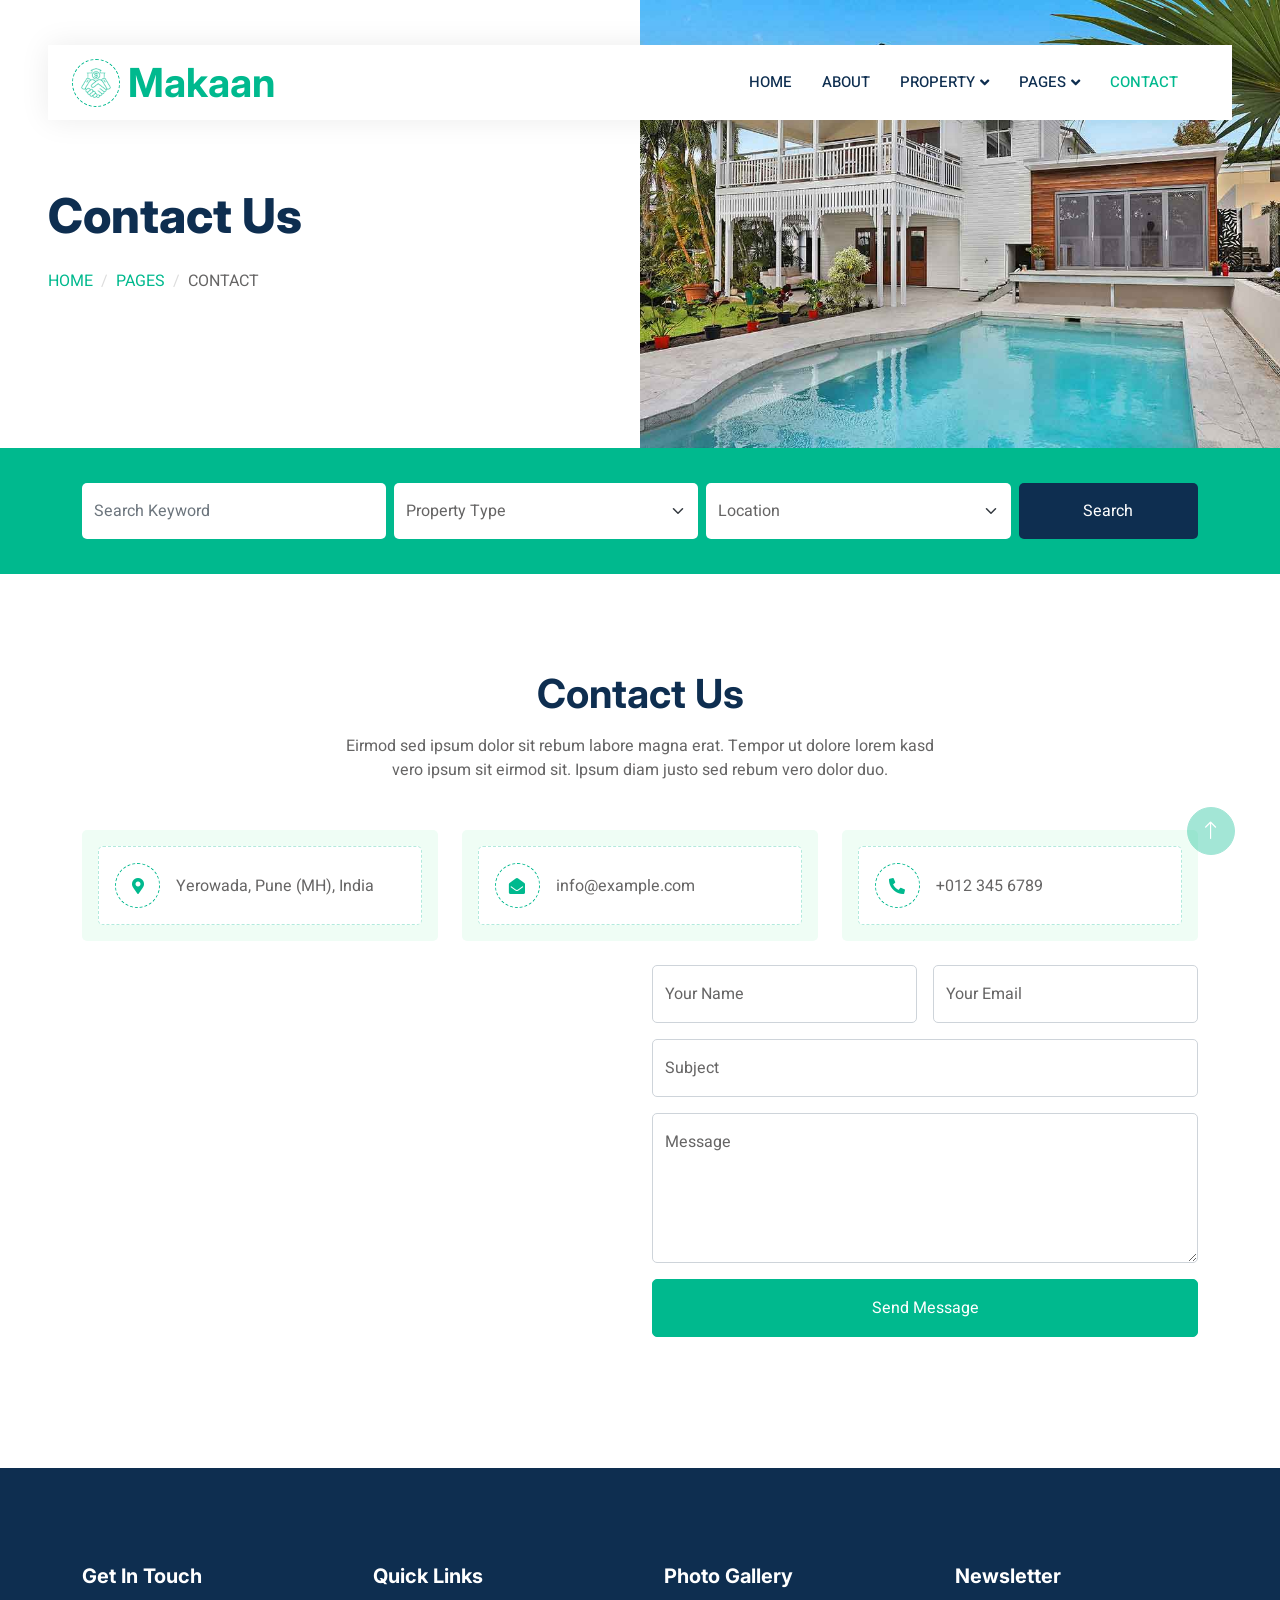
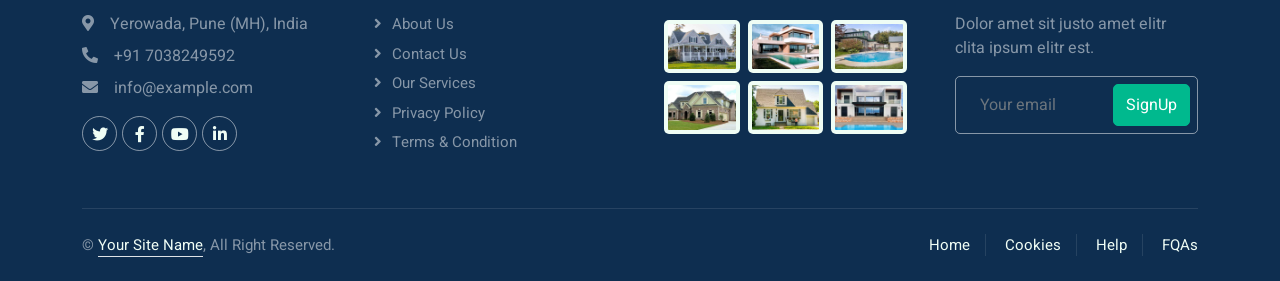
<file: Personal-Project/contact.html>
<!DOCTYPE html>
<html lang="en">

<head>
    <meta charset="utf-8">
    <title>Makaan - Real Estate HTML Template</title>
    <meta content="width=device-width, initial-scale=1.0" name="viewport">
    <meta content="" name="keywords">
    <meta content="" name="description">

    <!-- Favicon -->
    <link href="img/favicon.ico" rel="icon">

    <!-- Google Web Fonts -->
    <link rel="preconnect" href="https://fonts.googleapis.com">
    <link rel="preconnect" href="https://fonts.gstatic.com" crossorigin>
    <link href="https://fonts.googleapis.com/css2?family=Heebo:wght@400;500;600&family=Inter:wght@700;800&display=swap" rel="stylesheet">
    
    <!-- Icon Font Stylesheet -->
    <link href="https://cdnjs.cloudflare.com/ajax/libs/font-awesome/5.10.0/css/all.min.css" rel="stylesheet">
    <link href="https://cdn.jsdelivr.net/npm/bootstrap-icons@1.4.1/font/bootstrap-icons.css" rel="stylesheet">

    <!-- Libraries Stylesheet -->
    <link href="lib/animate/animate.min.css" rel="stylesheet">
    <link href="lib/owlcarousel/assets/owl.carousel.min.css" rel="stylesheet">

    <!-- Customized Bootstrap Stylesheet -->
    <link href="css/bootstrap.min.css" rel="stylesheet">

    <!-- Template Stylesheet -->
    <link href="css/style.css" rel="stylesheet">
</head>

<body>
    <div class="container-fluid bg-white p-0">
        <!-- Spinner Start -->
        <div id="spinner" class="show bg-white position-fixed translate-middle w-100 vh-100 top-50 start-50 d-flex align-items-center justify-content-center">
            <div class="spinner-border text-primary" style="width: 3rem; height: 3rem;" role="status">
                <span class="sr-only">Loading...</span>
            </div>
        </div>
        <!-- Spinner End -->


        <!-- Navbar Start -->
        <div class="container-fluid nav-bar bg-transparent">
            <nav class="navbar navbar-expand-lg bg-white navbar-light py-0 px-4">
                <a href="index.html" class="navbar-brand d-flex align-items-center text-center">
                    <div class="icon p-2 me-2">
                        <img class="img-fluid" src="img/icon-deal.png" alt="Icon" style="width: 30px; height: 30px;">
                    </div>
                    <h1 class="m-0 text-primary">Makaan</h1>
                </a>
                <button type="button" class="navbar-toggler" data-bs-toggle="collapse" data-bs-target="#navbarCollapse">
                    <span class="navbar-toggler-icon"></span>
                </button>
                <div class="collapse navbar-collapse" id="navbarCollapse">
                    <div class="navbar-nav ms-auto">
                        <a href="index.html" class="nav-item nav-link">Home</a>
                        <a href="about.html" class="nav-item nav-link">About</a>
                        <div class="nav-item dropdown">
                            <a href="#" class="nav-link dropdown-toggle" data-bs-toggle="dropdown">Property</a>
                            <div class="dropdown-menu rounded-0 m-0">
                                <a href="property-list.html" class="dropdown-item">Property List</a>
                                <a href="property-type.html" class="dropdown-item">Property Type</a>
                                <a href="property-agent.html" class="dropdown-item">Property Agent</a>
                            </div>
                        </div>
                        <div class="nav-item dropdown">
                            <a href="#" class="nav-link dropdown-toggle" data-bs-toggle="dropdown">Pages</a>
                            <div class="dropdown-menu rounded-0 m-0">
                                <a href="testimonial.html" class="dropdown-item">Testimonial</a>
                                <a href="404.html" class="dropdown-item">404 Error</a>
                            </div>
                        </div>
                        <a href="contact.html" class="nav-item nav-link active">Contact</a>
                    </div>
                </div>
            </nav>
        </div>
        <!-- Navbar End -->


        <!-- Header Start -->
        <div class="container-fluid header bg-white p-0">
            <div class="row g-0 align-items-center flex-column-reverse flex-md-row">
                <div class="col-md-6 p-5 mt-lg-5">
                    <h1 class="display-5 animated fadeIn mb-4">Contact Us</h1> 
                        <nav aria-label="breadcrumb animated fadeIn">
                        <ol class="breadcrumb text-uppercase">
                            <li class="breadcrumb-item"><a href="#">Home</a></li>
                            <li class="breadcrumb-item"><a href="#">Pages</a></li>
                            <li class="breadcrumb-item text-body active" aria-current="page">Contact</li>
                        </ol>
                    </nav>
                </div>
                <div class="col-md-6 animated fadeIn">
                    <img class="img-fluid" src="img/header.jpg" alt="">
                </div>
            </div>
        </div>
        <!-- Header End -->


        <!-- Search Start -->
        <div class="container-fluid bg-primary mb-5 wow fadeIn" data-wow-delay="0.1s" style="padding: 35px;">
            <div class="container">
                <div class="row g-2">
                    <div class="col-md-10">
                        <div class="row g-2">
                            <div class="col-md-4">
                                <input type="text" class="form-control border-0 py-3" placeholder="Search Keyword">
                            </div>
                            <div class="col-md-4">
                                <select class="form-select border-0 py-3">
                                    <option selected>Property Type</option>
                                    <option value="1">Property Type 1</option>
                                    <option value="2">Property Type 2</option>
                                    <option value="3">Property Type 3</option>
                                </select>
                            </div>
                            <div class="col-md-4">
                                <select class="form-select border-0 py-3">
                                    <option selected>Location</option>
                                    <option value="1">Location 1</option>
                                    <option value="2">Location 2</option>
                                    <option value="3">Location 3</option>
                                </select>
                            </div>
                        </div>
                    </div>
                    <div class="col-md-2">
                        <button class="btn btn-dark border-0 w-100 py-3">Search</button>
                    </div>
                </div>
            </div>
        </div>
        <!-- Search End -->


        <!-- Contact Start -->
        <div class="container-fluid py-5">
            <div class="container">
                <div class="text-center mx-auto mb-5 wow fadeInUp" data-wow-delay="0.1s" style="max-width: 600px;">
                    <h1 class="mb-3">Contact Us</h1>
                    <p>Eirmod sed ipsum dolor sit rebum labore magna erat. Tempor ut dolore lorem kasd vero ipsum sit eirmod sit. Ipsum diam justo sed rebum vero dolor duo.</p>
                </div>
                <div class="row g-4">
                    <div class="col-12">
                        <div class="row gy-4">
                            <div class="col-md-6 col-lg-4 wow fadeIn" data-wow-delay="0.1s">
                                <div class="bg-light rounded p-3">
                                    <div class="d-flex align-items-center bg-white rounded p-3" style="border: 1px dashed rgba(0, 185, 142, .3)">
                                        <div class="icon me-3" style="width: 45px; height: 45px;">
                                            <i class="fa fa-map-marker-alt text-primary"></i>
                                        </div>
                                        <span>Yerowada, Pune (MH), India</span>
                                    </div>
                                </div>
                            </div>
                            <div class="col-md-6 col-lg-4 wow fadeIn" data-wow-delay="0.3s">
                                <div class="bg-light rounded p-3">
                                    <div class="d-flex align-items-center bg-white rounded p-3" style="border: 1px dashed rgba(0, 185, 142, .3)">
                                        <div class="icon me-3" style="width: 45px; height: 45px;">
                                            <i class="fa fa-envelope-open text-primary"></i>
                                        </div>
                                        <span>info@example.com</span>
                                    </div>
                                </div>
                            </div>
                            <div class="col-md-6 col-lg-4 wow fadeIn" data-wow-delay="0.5s">
                                <div class="bg-light rounded p-3">
                                    <div class="d-flex align-items-center bg-white rounded p-3" style="border: 1px dashed rgba(0, 185, 142, .3)">
                                        <div class="icon me-3" style="width: 45px; height: 45px;">
                                            <i class="fa fa-phone-alt text-primary"></i>
                                        </div>
                                        <span>+012 345 6789</span>
                                    </div>
                                </div>
                            </div>
                        </div>
                    </div>
                    <div class="col-md-6 wow fadeInUp" data-wow-delay="0.1s">
                        <iframe class="position-relative rounded w-100 h-100"
                            src="https://www.google.com/maps/embed?pb=!1m18!1m12!1m3!1d3001156.4288297426!2d-78.01371936852176!3d42.72876761954724!2m3!1f0!2f0!3f0!3m2!1i1024!2i768!4f13.1!3m3!1m2!1s0x4ccc4bf0f123a5a9%3A0xddcfc6c1de189567!2sNew%20York%2C%20USA!5e0!3m2!1sen!2sbd!4v1603794290143!5m2!1sen!2sbd"
                            frameborder="0" style="min-height: 400px; border:0;" allowfullscreen="" aria-hidden="false"
                            tabindex="0"></iframe>
                    </div>
                    <div class="col-md-6">
                        <div class="wow fadeInUp" data-wow-delay="0.5s">
                            <form>
                                <div class="row g-3">
                                    <div class="col-md-6">
                                        <div class="form-floating">
                                            <input type="text" class="form-control" id="name" placeholder="Your Name">
                                            <label for="name">Your Name</label>
                                        </div>
                                    </div>
                                    <div class="col-md-6">
                                        <div class="form-floating">
                                            <input type="email" class="form-control" id="email" placeholder="Your Email">
                                            <label for="email">Your Email</label>
                                        </div>
                                    </div>
                                    <div class="col-12">
                                        <div class="form-floating">
                                            <input type="text" class="form-control" id="subject" placeholder="Subject">
                                            <label for="subject">Subject</label>
                                        </div>
                                    </div>
                                    <div class="col-12">
                                        <div class="form-floating">
                                            <textarea class="form-control" placeholder="Leave a message here" id="message" style="height: 150px"></textarea>
                                            <label for="message">Message</label>
                                        </div>
                                    </div>
                                    <div class="col-12">
                                        <button class="btn btn-primary w-100 py-3" type="submit">Send Message</button>
                                    </div>
                                </div>
                            </form>
                        </div>
                    </div>
                </div>
            </div>
        </div>
        <!-- Contact End -->


        <!-- Footer Start -->
        <div class="container-fluid bg-dark text-white-50 footer pt-5 mt-5 wow fadeIn" data-wow-delay="0.1s">
            <div class="container py-5">
                <div class="row g-5">
                    <div class="col-lg-3 col-md-6">
                        <h5 class="text-white mb-4">Get In Touch</h5>
                        <p class="mb-2"><i class="fa fa-map-marker-alt me-3"></i>Yerowada, Pune (MH), India</p>
                        <p class="mb-2"><i class="fa fa-phone-alt me-3"></i>+91 7038249592</p>
                        <p class="mb-2"><i class="fa fa-envelope me-3"></i>info@example.com</p>
                        <div class="d-flex pt-2">
                            <a class="btn btn-outline-light btn-social" href=""><i class="fab fa-twitter"></i></a>
                            <a class="btn btn-outline-light btn-social" href=""><i class="fab fa-facebook-f"></i></a>
                            <a class="btn btn-outline-light btn-social" href=""><i class="fab fa-youtube"></i></a>
                            <a class="btn btn-outline-light btn-social" href=""><i class="fab fa-linkedin-in"></i></a>
                        </div>
                    </div>
                    <div class="col-lg-3 col-md-6">
                        <h5 class="text-white mb-4">Quick Links</h5>
                        <a class="btn btn-link text-white-50" href="">About Us</a>
                        <a class="btn btn-link text-white-50" href="">Contact Us</a>
                        <a class="btn btn-link text-white-50" href="">Our Services</a>
                        <a class="btn btn-link text-white-50" href="">Privacy Policy</a>
                        <a class="btn btn-link text-white-50" href="">Terms & Condition</a>
                    </div>
                    <div class="col-lg-3 col-md-6">
                        <h5 class="text-white mb-4">Photo Gallery</h5>
                        <div class="row g-2 pt-2">
                            <div class="col-4">
                                <img class="img-fluid rounded bg-light p-1" src="img/property-1.jpg" alt="">
                            </div>
                            <div class="col-4">
                                <img class="img-fluid rounded bg-light p-1" src="img/property-2.jpg" alt="">
                            </div>
                            <div class="col-4">
                                <img class="img-fluid rounded bg-light p-1" src="img/property-3.jpg" alt="">
                            </div>
                            <div class="col-4">
                                <img class="img-fluid rounded bg-light p-1" src="img/property-4.jpg" alt="">
                            </div>
                            <div class="col-4">
                                <img class="img-fluid rounded bg-light p-1" src="img/property-5.jpg" alt="">
                            </div>
                            <div class="col-4">
                                <img class="img-fluid rounded bg-light p-1" src="img/property-6.jpg" alt="">
                            </div>
                        </div>
                    </div>
                    <div class="col-lg-3 col-md-6">
                        <h5 class="text-white mb-4">Newsletter</h5>
                        <p>Dolor amet sit justo amet elitr clita ipsum elitr est.</p>
                        <div class="position-relative mx-auto" style="max-width: 400px;">
                            <input class="form-control bg-transparent w-100 py-3 ps-4 pe-5" type="text" placeholder="Your email">
                            <button type="button" class="btn btn-primary py-2 position-absolute top-0 end-0 mt-2 me-2">SignUp</button>
                        </div>
                    </div>
                </div>
            </div>
            <div class="container">
                <div class="copyright">
                    <div class="row">
                        <div class="col-md-6 text-center text-md-start mb-3 mb-md-0">
                            &copy; <a class="border-bottom" href="#">Your Site Name</a>, All Right Reserved. 
							
						
                        </div>
                        <div class="col-md-6 text-center text-md-end">
                            <div class="footer-menu">
                                <a href="">Home</a>
                                <a href="">Cookies</a>
                                <a href="">Help</a>
                                <a href="">FQAs</a>
                            </div>
                        </div>
                    </div>
                </div>
            </div>
        </div>
        <!-- Footer End -->


        <!-- Back to Top -->
        <a href="#" class="btn btn-lg btn-primary btn-lg-square back-to-top"><i class="bi bi-arrow-up"></i></a>
    </div>

    <!-- JavaScript Libraries -->
    <script src="https://code.jquery.com/jquery-3.4.1.min.js"></script>
    <script src="https://cdn.jsdelivr.net/npm/bootstrap@5.0.0/dist/js/bootstrap.bundle.min.js"></script>
    <script src="lib/wow/wow.min.js"></script>
    <script src="lib/easing/easing.min.js"></script>
    <script src="lib/waypoints/waypoints.min.js"></script>
    <script src="lib/owlcarousel/owl.carousel.min.js"></script>

    <!-- Template Javascript -->
    <script src="js/main.js"></script>
</body>

</html>
</file>
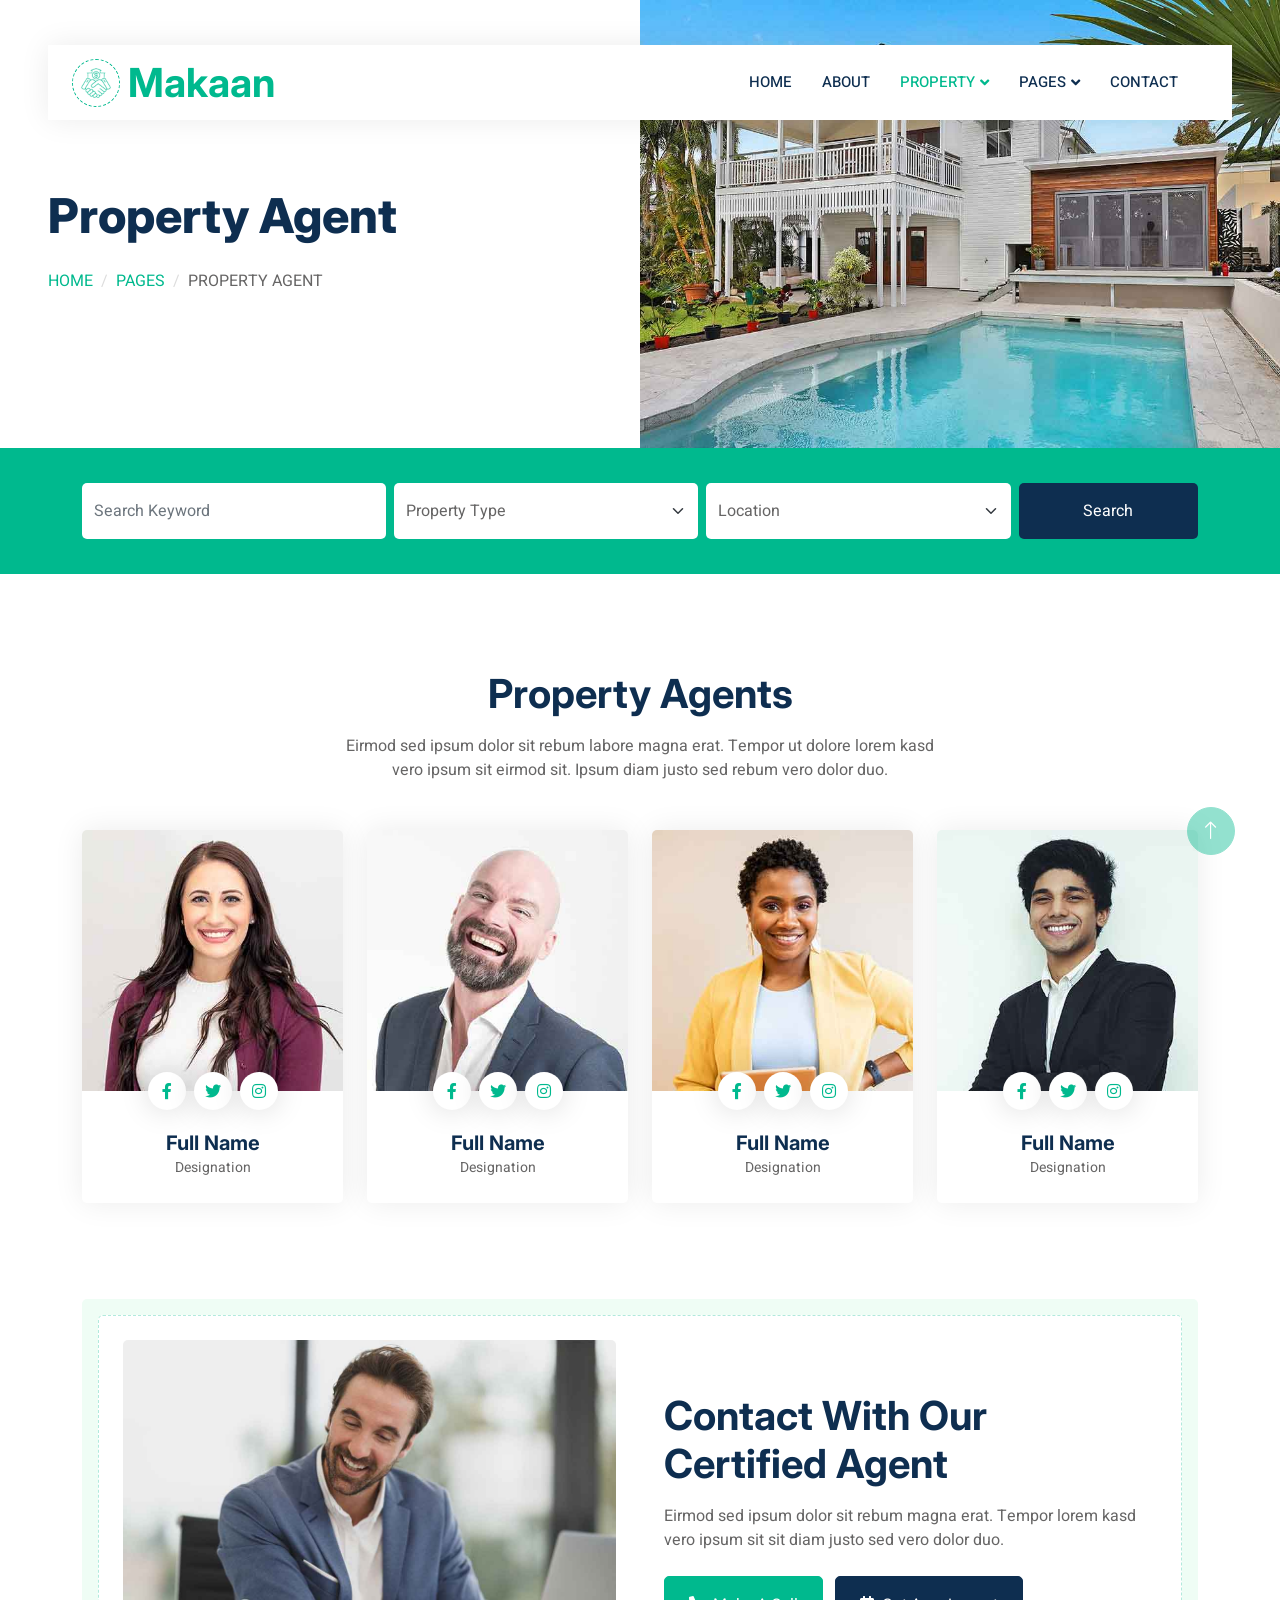
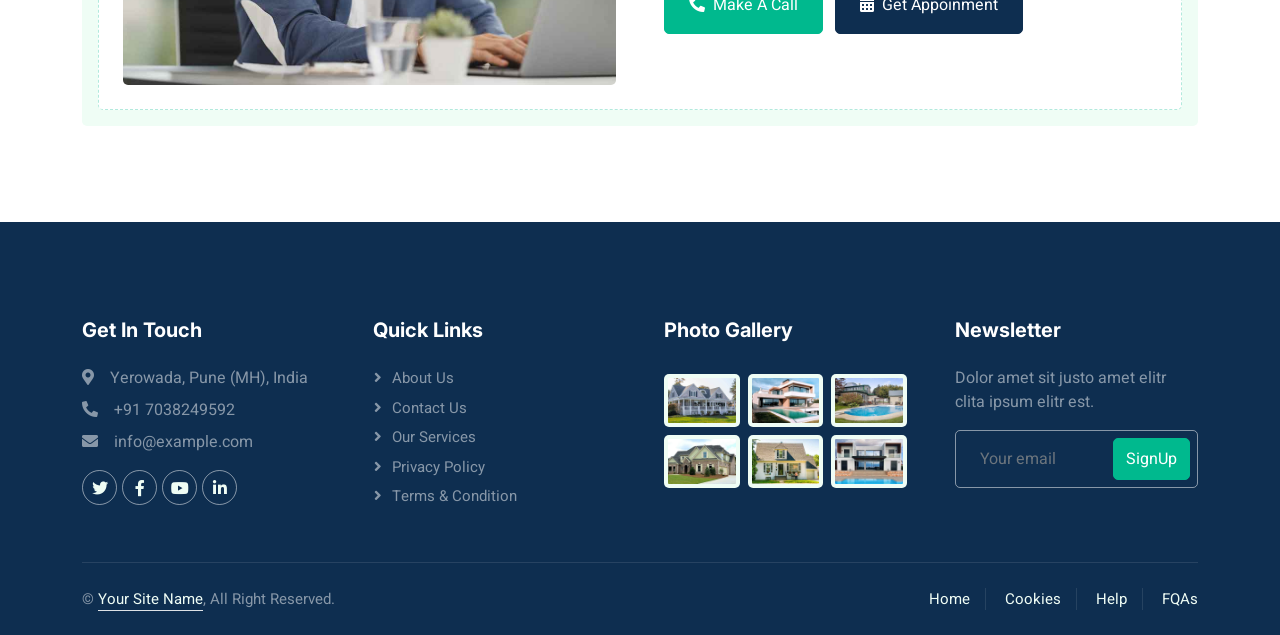
<file: Personal-Project/property-agent.html>
<!DOCTYPE html>
<html lang="en">

<head>
    <meta charset="utf-8">
    <title>Makaan - Real Estate HTML Template</title>
    <meta content="width=device-width, initial-scale=1.0" name="viewport">
    <meta content="" name="keywords">
    <meta content="" name="description">

    <!-- Favicon -->
    <link href="img/favicon.ico" rel="icon">

    <!-- Google Web Fonts -->
    <link rel="preconnect" href="https://fonts.googleapis.com">
    <link rel="preconnect" href="https://fonts.gstatic.com" crossorigin>
    <link href="https://fonts.googleapis.com/css2?family=Heebo:wght@400;500;600&family=Inter:wght@700;800&display=swap" rel="stylesheet">
    
    <!-- Icon Font Stylesheet -->
    <link href="https://cdnjs.cloudflare.com/ajax/libs/font-awesome/5.10.0/css/all.min.css" rel="stylesheet">
    <link href="https://cdn.jsdelivr.net/npm/bootstrap-icons@1.4.1/font/bootstrap-icons.css" rel="stylesheet">

    <!-- Libraries Stylesheet -->
    <link href="lib/animate/animate.min.css" rel="stylesheet">
    <link href="lib/owlcarousel/assets/owl.carousel.min.css" rel="stylesheet">

    <!-- Customized Bootstrap Stylesheet -->
    <link href="css/bootstrap.min.css" rel="stylesheet">

    <!-- Template Stylesheet -->
    <link href="css/style.css" rel="stylesheet">
</head>

<body>
    <div class="container-fluid bg-white p-0">
        <!-- Spinner Start -->
        <div id="spinner" class="show bg-white position-fixed translate-middle w-100 vh-100 top-50 start-50 d-flex align-items-center justify-content-center">
            <div class="spinner-border text-primary" style="width: 3rem; height: 3rem;" role="status">
                <span class="sr-only">Loading...</span>
            </div>
        </div>
        <!-- Spinner End -->


        <!-- Navbar Start -->
        <div class="container-fluid nav-bar bg-transparent">
            <nav class="navbar navbar-expand-lg bg-white navbar-light py-0 px-4">
                <a href="index.html" class="navbar-brand d-flex align-items-center text-center">
                    <div class="icon p-2 me-2">
                        <img class="img-fluid" src="img/icon-deal.png" alt="Icon" style="width: 30px; height: 30px;">
                    </div>
                    <h1 class="m-0 text-primary">Makaan</h1>
                </a>
                <button type="button" class="navbar-toggler" data-bs-toggle="collapse" data-bs-target="#navbarCollapse">
                    <span class="navbar-toggler-icon"></span>
                </button>
                <div class="collapse navbar-collapse" id="navbarCollapse">
                    <div class="navbar-nav ms-auto">
                        <a href="index.html" class="nav-item nav-link">Home</a>
                        <a href="about.html" class="nav-item nav-link">About</a>
                        <div class="nav-item dropdown">
                            <a href="#" class="nav-link dropdown-toggle active" data-bs-toggle="dropdown">Property</a>
                            <div class="dropdown-menu rounded-0 m-0">
                                <a href="property-list.html" class="dropdown-item">Property List</a>
                                <a href="property-type.html" class="dropdown-item">Property Type</a>
                                <a href="property-agent.html" class="dropdown-item active">Property Agent</a>
                            </div>
                        </div>
                        <div class="nav-item dropdown">
                            <a href="#" class="nav-link dropdown-toggle" data-bs-toggle="dropdown">Pages</a>
                            <div class="dropdown-menu rounded-0 m-0">
                                <a href="testimonial.html" class="dropdown-item">Testimonial</a>
                                <a href="404.html" class="dropdown-item">404 Error</a>
                            </div>
                        </div>
                        <a href="contact.html" class="nav-item nav-link">Contact</a>
                    </div>
                </div>
            </nav>
        </div>
        <!-- Navbar End -->


        <!-- Header Start -->
        <div class="container-fluid header bg-white p-0">
            <div class="row g-0 align-items-center flex-column-reverse flex-md-row">
                <div class="col-md-6 p-5 mt-lg-5">
                    <h1 class="display-5 animated fadeIn mb-4">Property Agent</h1> 
                        <nav aria-label="breadcrumb animated fadeIn">
                        <ol class="breadcrumb text-uppercase">
                            <li class="breadcrumb-item"><a href="#">Home</a></li>
                            <li class="breadcrumb-item"><a href="#">Pages</a></li>
                            <li class="breadcrumb-item text-body active" aria-current="page">Property Agent</li>
                        </ol>
                    </nav>
                </div>
                <div class="col-md-6 animated fadeIn">
                    <img class="img-fluid" src="img/header.jpg" alt="">
                </div>
            </div>
        </div>
        <!-- Header End -->


        <!-- Search Start -->
        <div class="container-fluid bg-primary mb-5 wow fadeIn" data-wow-delay="0.1s" style="padding: 35px;">
            <div class="container">
                <div class="row g-2">
                    <div class="col-md-10">
                        <div class="row g-2">
                            <div class="col-md-4">
                                <input type="text" class="form-control border-0 py-3" placeholder="Search Keyword">
                            </div>
                            <div class="col-md-4">
                                <select class="form-select border-0 py-3">
                                    <option selected>Property Type</option>
                                    <option value="1">Property Type 1</option>
                                    <option value="2">Property Type 2</option>
                                    <option value="3">Property Type 3</option>
                                </select>
                            </div>
                            <div class="col-md-4">
                                <select class="form-select border-0 py-3">
                                    <option selected>Location</option>
                                    <option value="1">Location 1</option>
                                    <option value="2">Location 2</option>
                                    <option value="3">Location 3</option>
                                </select>
                            </div>
                        </div>
                    </div>
                    <div class="col-md-2">
                        <button class="btn btn-dark border-0 w-100 py-3">Search</button>
                    </div>
                </div>
            </div>
        </div>
        <!-- Search End -->


        <!-- Team Start -->
        <div class="container-fluid py-5">
            <div class="container">
                <div class="text-center mx-auto mb-5 wow fadeInUp" data-wow-delay="0.1s" style="max-width: 600px;">
                    <h1 class="mb-3">Property Agents</h1>
                    <p>Eirmod sed ipsum dolor sit rebum labore magna erat. Tempor ut dolore lorem kasd vero ipsum sit eirmod sit. Ipsum diam justo sed rebum vero dolor duo.</p>
                </div>
                <div class="row g-4">
                    <div class="col-lg-3 col-md-6 wow fadeInUp" data-wow-delay="0.1s">
                        <div class="team-item rounded overflow-hidden">
                            <div class="position-relative">
                                <img class="img-fluid" src="img/team-1.jpg" alt="">
                                <div class="position-absolute start-50 top-100 translate-middle d-flex align-items-center">
                                    <a class="btn btn-square mx-1" href=""><i class="fab fa-facebook-f"></i></a>
                                    <a class="btn btn-square mx-1" href=""><i class="fab fa-twitter"></i></a>
                                    <a class="btn btn-square mx-1" href=""><i class="fab fa-instagram"></i></a>
                                </div>
                            </div>
                            <div class="text-center p-4 mt-3">
                                <h5 class="fw-bold mb-0">Full Name</h5>
                                <small>Designation</small>
                            </div>
                        </div>
                    </div>
                    <div class="col-lg-3 col-md-6 wow fadeInUp" data-wow-delay="0.3s">
                        <div class="team-item rounded overflow-hidden">
                            <div class="position-relative">
                                <img class="img-fluid" src="img/team-2.jpg" alt="">
                                <div class="position-absolute start-50 top-100 translate-middle d-flex align-items-center">
                                    <a class="btn btn-square mx-1" href=""><i class="fab fa-facebook-f"></i></a>
                                    <a class="btn btn-square mx-1" href=""><i class="fab fa-twitter"></i></a>
                                    <a class="btn btn-square mx-1" href=""><i class="fab fa-instagram"></i></a>
                                </div>
                            </div>
                            <div class="text-center p-4 mt-3">
                                <h5 class="fw-bold mb-0">Full Name</h5>
                                <small>Designation</small>
                            </div>
                        </div>
                    </div>
                    <div class="col-lg-3 col-md-6 wow fadeInUp" data-wow-delay="0.5s">
                        <div class="team-item rounded overflow-hidden">
                            <div class="position-relative">
                                <img class="img-fluid" src="img/team-3.jpg" alt="">
                                <div class="position-absolute start-50 top-100 translate-middle d-flex align-items-center">
                                    <a class="btn btn-square mx-1" href=""><i class="fab fa-facebook-f"></i></a>
                                    <a class="btn btn-square mx-1" href=""><i class="fab fa-twitter"></i></a>
                                    <a class="btn btn-square mx-1" href=""><i class="fab fa-instagram"></i></a>
                                </div>
                            </div>
                            <div class="text-center p-4 mt-3">
                                <h5 class="fw-bold mb-0">Full Name</h5>
                                <small>Designation</small>
                            </div>
                        </div>
                    </div>
                    <div class="col-lg-3 col-md-6 wow fadeInUp" data-wow-delay="0.7s">
                        <div class="team-item rounded overflow-hidden">
                            <div class="position-relative">
                                <img class="img-fluid" src="img/team-4.jpg" alt="">
                                <div class="position-absolute start-50 top-100 translate-middle d-flex align-items-center">
                                    <a class="btn btn-square mx-1" href=""><i class="fab fa-facebook-f"></i></a>
                                    <a class="btn btn-square mx-1" href=""><i class="fab fa-twitter"></i></a>
                                    <a class="btn btn-square mx-1" href=""><i class="fab fa-instagram"></i></a>
                                </div>
                            </div>
                            <div class="text-center p-4 mt-3">
                                <h5 class="fw-bold mb-0">Full Name</h5>
                                <small>Designation</small>
                            </div>
                        </div>
                    </div>
                </div>
            </div>
        </div>
        <!-- Team End -->


        <!-- Call to Action Start -->
        <div class="container-fluid py-5">
            <div class="container">
                <div class="bg-light rounded p-3">
                    <div class="bg-white rounded p-4" style="border: 1px dashed rgba(0, 185, 142, .3)">
                        <div class="row g-5 align-items-center">
                            <div class="col-lg-6 wow fadeIn" data-wow-delay="0.1s">
                                <img class="img-fluid rounded w-100" src="img/call-to-action.jpg" alt="">
                            </div>
                            <div class="col-lg-6 wow fadeIn" data-wow-delay="0.5s">
                                <div class="mb-4">
                                    <h1 class="mb-3">Contact With Our Certified Agent</h1>
                                    <p>Eirmod sed ipsum dolor sit rebum magna erat. Tempor lorem kasd vero ipsum sit sit diam justo sed vero dolor duo.</p>
                                </div>
                                <a href="" class="btn btn-primary py-3 px-4 me-2"><i class="fa fa-phone-alt me-2"></i>Make A Call</a>
                                <a href="" class="btn btn-dark py-3 px-4"><i class="fa fa-calendar-alt me-2"></i>Get Appoinment</a>
                            </div>
                        </div>
                    </div>
                </div>
            </div>
        </div>
        <!-- Call to Action End -->
        

        <!-- Footer Start -->
        <div class="container-fluid bg-dark text-white-50 footer pt-5 mt-5 wow fadeIn" data-wow-delay="0.1s">
            <div class="container py-5">
                <div class="row g-5">
                    <div class="col-lg-3 col-md-6">
                        <h5 class="text-white mb-4">Get In Touch</h5>
                        <p class="mb-2"><i class="fa fa-map-marker-alt me-3"></i>Yerowada, Pune (MH), India</p>
                        <p class="mb-2"><i class="fa fa-phone-alt me-3"></i>+91 7038249592</p>
                        <p class="mb-2"><i class="fa fa-envelope me-3"></i>info@example.com</p>
                        <div class="d-flex pt-2">
                            <a class="btn btn-outline-light btn-social" href=""><i class="fab fa-twitter"></i></a>
                            <a class="btn btn-outline-light btn-social" href=""><i class="fab fa-facebook-f"></i></a>
                            <a class="btn btn-outline-light btn-social" href=""><i class="fab fa-youtube"></i></a>
                            <a class="btn btn-outline-light btn-social" href=""><i class="fab fa-linkedin-in"></i></a>
                        </div>
                    </div>
                    <div class="col-lg-3 col-md-6">
                        <h5 class="text-white mb-4">Quick Links</h5>
                        <a class="btn btn-link text-white-50" href="">About Us</a>
                        <a class="btn btn-link text-white-50" href="">Contact Us</a>
                        <a class="btn btn-link text-white-50" href="">Our Services</a>
                        <a class="btn btn-link text-white-50" href="">Privacy Policy</a>
                        <a class="btn btn-link text-white-50" href="">Terms & Condition</a>
                    </div>
                    <div class="col-lg-3 col-md-6">
                        <h5 class="text-white mb-4">Photo Gallery</h5>
                        <div class="row g-2 pt-2">
                            <div class="col-4">
                                <img class="img-fluid rounded bg-light p-1" src="img/property-1.jpg" alt="">
                            </div>
                            <div class="col-4">
                                <img class="img-fluid rounded bg-light p-1" src="img/property-2.jpg" alt="">
                            </div>
                            <div class="col-4">
                                <img class="img-fluid rounded bg-light p-1" src="img/property-3.jpg" alt="">
                            </div>
                            <div class="col-4">
                                <img class="img-fluid rounded bg-light p-1" src="img/property-4.jpg" alt="">
                            </div>
                            <div class="col-4">
                                <img class="img-fluid rounded bg-light p-1" src="img/property-5.jpg" alt="">
                            </div>
                            <div class="col-4">
                                <img class="img-fluid rounded bg-light p-1" src="img/property-6.jpg" alt="">
                            </div>
                        </div>
                    </div>
                    <div class="col-lg-3 col-md-6">
                        <h5 class="text-white mb-4">Newsletter</h5>
                        <p>Dolor amet sit justo amet elitr clita ipsum elitr est.</p>
                        <div class="position-relative mx-auto" style="max-width: 400px;">
                            <input class="form-control bg-transparent w-100 py-3 ps-4 pe-5" type="text" placeholder="Your email">
                            <button type="button" class="btn btn-primary py-2 position-absolute top-0 end-0 mt-2 me-2">SignUp</button>
                        </div>
                    </div>
                </div>
            </div>
            <div class="container">
                <div class="copyright">
                    <div class="row">
                        <div class="col-md-6 text-center text-md-start mb-3 mb-md-0">
                            &copy; <a class="border-bottom" href="#">Your Site Name</a>, All Right Reserved. 
							
							
                        </div>
                        <div class="col-md-6 text-center text-md-end">
                            <div class="footer-menu">
                                <a href="">Home</a>
                                <a href="">Cookies</a>
                                <a href="">Help</a>
                                <a href="">FQAs</a>
                            </div>
                        </div>
                    </div>
                </div>
            </div>
        </div>
        <!-- Footer End -->


        <!-- Back to Top -->
        <a href="#" class="btn btn-lg btn-primary btn-lg-square back-to-top"><i class="bi bi-arrow-up"></i></a>
    </div>

    <!-- JavaScript Libraries -->
    <script src="https://code.jquery.com/jquery-3.4.1.min.js"></script>
    <script src="https://cdn.jsdelivr.net/npm/bootstrap@5.0.0/dist/js/bootstrap.bundle.min.js"></script>
    <script src="lib/wow/wow.min.js"></script>
    <script src="lib/easing/easing.min.js"></script>
    <script src="lib/waypoints/waypoints.min.js"></script>
    <script src="lib/owlcarousel/owl.carousel.min.js"></script>

    <!-- Template Javascript -->
    <script src="js/main.js"></script>
</body>

</html>
</file>
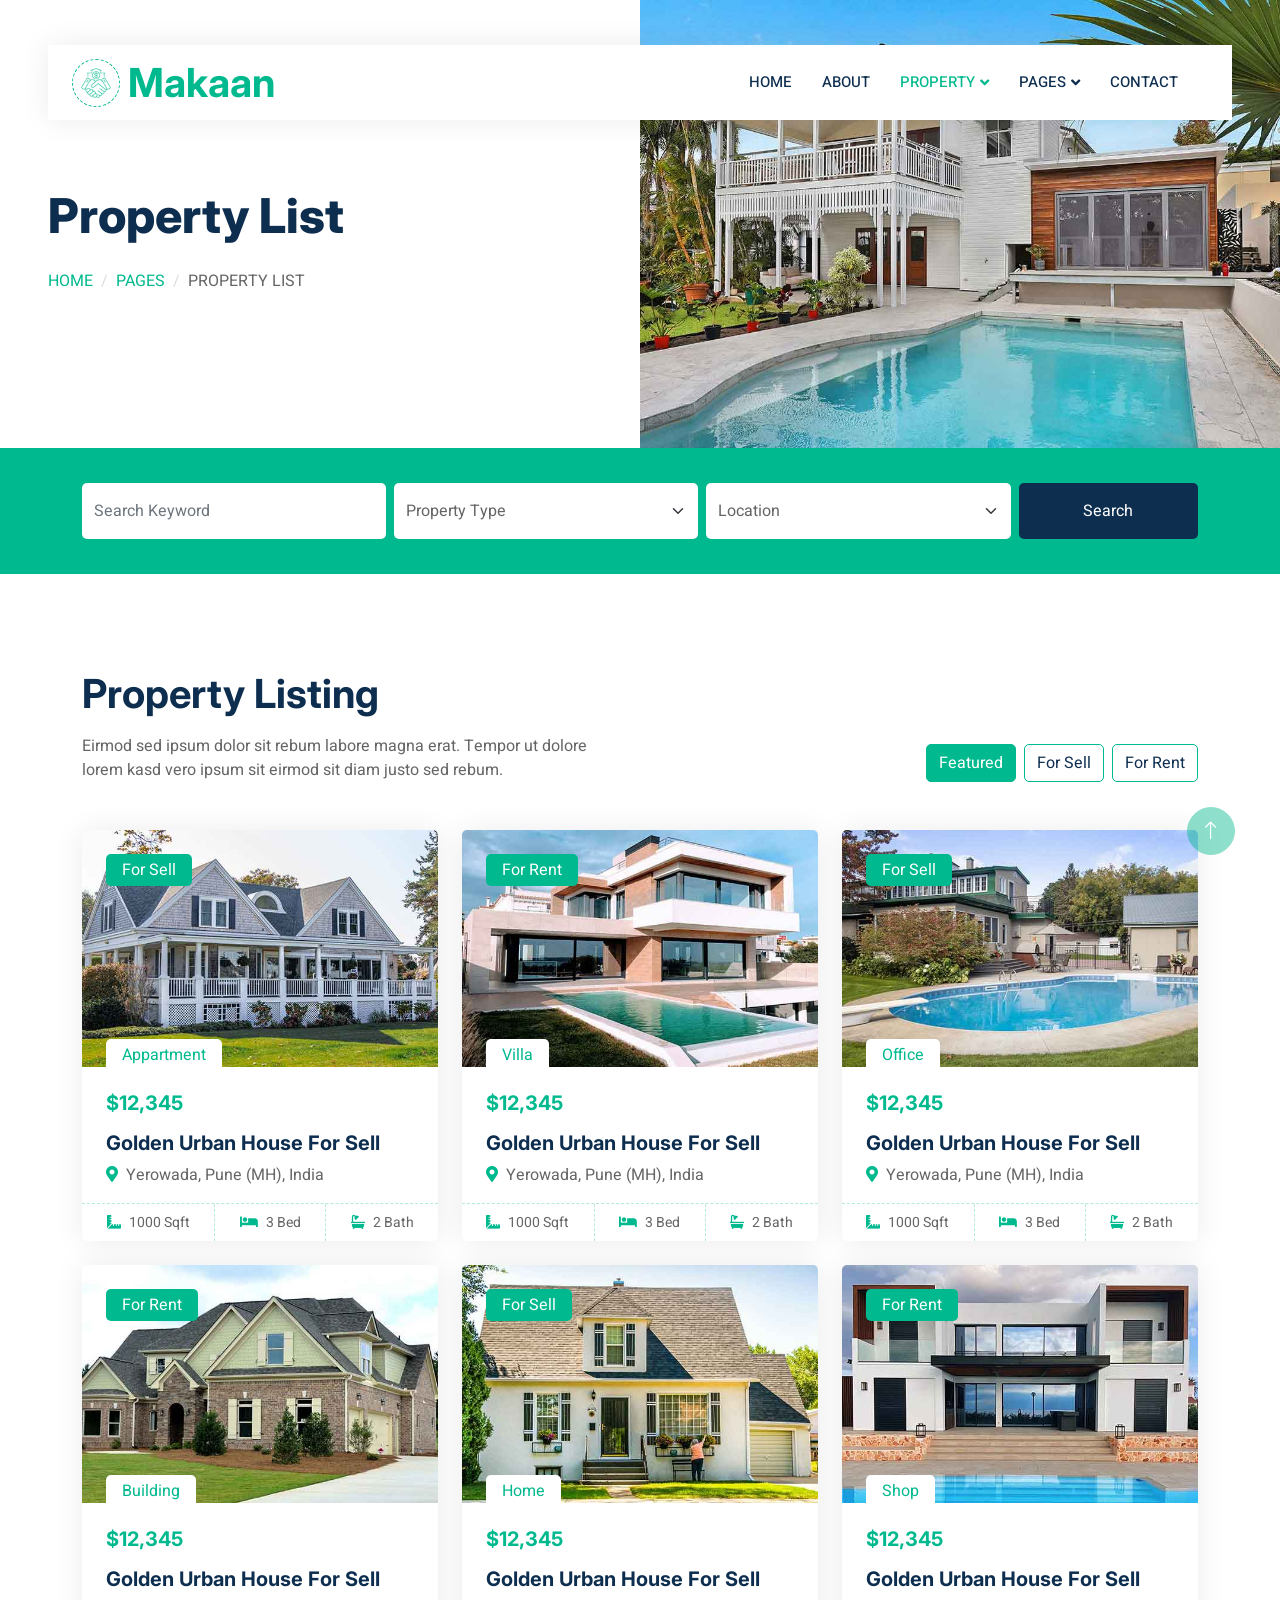
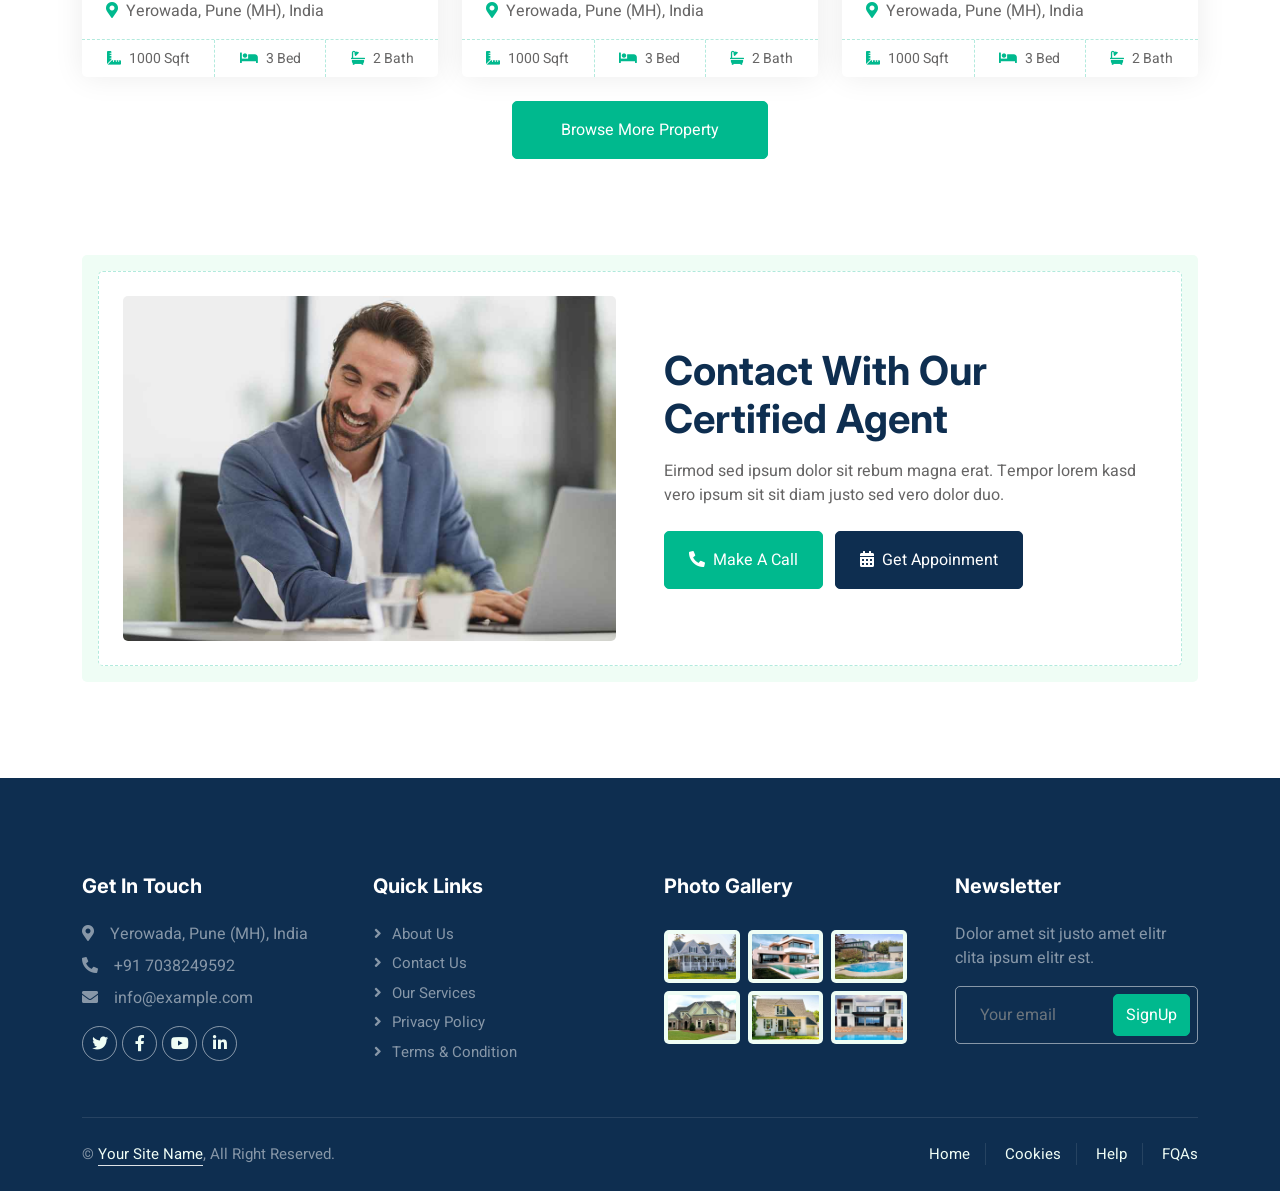
<file: Personal-Project/property-list.html>
<!DOCTYPE html>
<html lang="en">

<head>
    <meta charset="utf-8">
    <title>Makaan - Real Estate HTML Template</title>
    <meta content="width=device-width, initial-scale=1.0" name="viewport">
    <meta content="" name="keywords">
    <meta content="" name="description">

    <!-- Favicon -->
    <link href="img/favicon.ico" rel="icon">

    <!-- Google Web Fonts -->
    <link rel="preconnect" href="https://fonts.googleapis.com">
    <link rel="preconnect" href="https://fonts.gstatic.com" crossorigin>
    <link href="https://fonts.googleapis.com/css2?family=Heebo:wght@400;500;600&family=Inter:wght@700;800&display=swap" rel="stylesheet">
    
    <!-- Icon Font Stylesheet -->
    <link href="https://cdnjs.cloudflare.com/ajax/libs/font-awesome/5.10.0/css/all.min.css" rel="stylesheet">
    <link href="https://cdn.jsdelivr.net/npm/bootstrap-icons@1.4.1/font/bootstrap-icons.css" rel="stylesheet">

    <!-- Libraries Stylesheet -->
    <link href="lib/animate/animate.min.css" rel="stylesheet">
    <link href="lib/owlcarousel/assets/owl.carousel.min.css" rel="stylesheet">

    <!-- Customized Bootstrap Stylesheet -->
    <link href="css/bootstrap.min.css" rel="stylesheet">

    <!-- Template Stylesheet -->
    <link href="css/style.css" rel="stylesheet">
</head>

<body>
    <div class="container-fluid bg-white p-0">
        <!-- Spinner Start -->
        <div id="spinner" class="show bg-white position-fixed translate-middle w-100 vh-100 top-50 start-50 d-flex align-items-center justify-content-center">
            <div class="spinner-border text-primary" style="width: 3rem; height: 3rem;" role="status">
                <span class="sr-only">Loading...</span>
            </div>
        </div>
        <!-- Spinner End -->


        <!-- Navbar Start -->
        <div class="container-fluid nav-bar bg-transparent">
            <nav class="navbar navbar-expand-lg bg-white navbar-light py-0 px-4">
                <a href="index.html" class="navbar-brand d-flex align-items-center text-center">
                    <div class="icon p-2 me-2">
                        <img class="img-fluid" src="img/icon-deal.png" alt="Icon" style="width: 30px; height: 30px;">
                    </div>
                    <h1 class="m-0 text-primary">Makaan</h1>
                </a>
                <button type="button" class="navbar-toggler" data-bs-toggle="collapse" data-bs-target="#navbarCollapse">
                    <span class="navbar-toggler-icon"></span>
                </button>
                <div class="collapse navbar-collapse" id="navbarCollapse">
                    <div class="navbar-nav ms-auto">
                        <a href="index.html" class="nav-item nav-link">Home</a>
                        <a href="about.html" class="nav-item nav-link">About</a>
                        <div class="nav-item dropdown">
                            <a href="#" class="nav-link dropdown-toggle active" data-bs-toggle="dropdown">Property</a>
                            <div class="dropdown-menu rounded-0 m-0">
                                <a href="property-list.html" class="dropdown-item active">Property List</a>
                                <a href="property-type.html" class="dropdown-item">Property Type</a>
                                <a href="property-agent.html" class="dropdown-item">Property Agent</a>
                            </div>
                        </div>
                        <div class="nav-item dropdown">
                            <a href="#" class="nav-link dropdown-toggle" data-bs-toggle="dropdown">Pages</a>
                            <div class="dropdown-menu rounded-0 m-0">
                                <a href="testimonial.html" class="dropdown-item">Testimonial</a>
                                <a href="404.html" class="dropdown-item">404 Error</a>
                            </div>
                        </div>
                        <a href="contact.html" class="nav-item nav-link">Contact</a>
                    </div>
                </div>
            </nav>
        </div>
        <!-- Navbar End -->


        <!-- Header Start -->
        <div class="container-fluid header bg-white p-0">
            <div class="row g-0 align-items-center flex-column-reverse flex-md-row">
                <div class="col-md-6 p-5 mt-lg-5">
                    <h1 class="display-5 animated fadeIn mb-4">Property List</h1> 
                        <nav aria-label="breadcrumb animated fadeIn">
                        <ol class="breadcrumb text-uppercase">
                            <li class="breadcrumb-item"><a href="#">Home</a></li>
                            <li class="breadcrumb-item"><a href="#">Pages</a></li>
                            <li class="breadcrumb-item text-body active" aria-current="page">Property List</li>
                        </ol>
                    </nav>
                </div>
                <div class="col-md-6 animated fadeIn">
                    <img class="img-fluid" src="img/header.jpg" alt="">
                </div>
            </div>
        </div>
        <!-- Header End -->


        <!-- Search Start -->
        <div class="container-fluid bg-primary mb-5 wow fadeIn" data-wow-delay="0.1s" style="padding: 35px;">
            <div class="container">
                <div class="row g-2">
                    <div class="col-md-10">
                        <div class="row g-2">
                            <div class="col-md-4">
                                <input type="text" class="form-control border-0 py-3" placeholder="Search Keyword">
                            </div>
                            <div class="col-md-4">
                                <select class="form-select border-0 py-3">
                                    <option selected>Property Type</option>
                                    <option value="1">Property Type 1</option>
                                    <option value="2">Property Type 2</option>
                                    <option value="3">Property Type 3</option>
                                </select>
                            </div>
                            <div class="col-md-4">
                                <select class="form-select border-0 py-3">
                                    <option selected>Location</option>
                                    <option value="1">Location 1</option>
                                    <option value="2">Location 2</option>
                                    <option value="3">Location 3</option>
                                </select>
                            </div>
                        </div>
                    </div>
                    <div class="col-md-2">
                        <button class="btn btn-dark border-0 w-100 py-3">Search</button>
                    </div>
                </div>
            </div>
        </div>
        <!-- Search End -->


        <!-- Property List Start -->
        <div class="container-fluid py-5">
            <div class="container">
                <div class="row g-0 gx-5 align-items-end">
                    <div class="col-lg-6">
                        <div class="text-start mx-auto mb-5 wow slideInLeft" data-wow-delay="0.1s">
                            <h1 class="mb-3">Property Listing</h1>
                            <p>Eirmod sed ipsum dolor sit rebum labore magna erat. Tempor ut dolore lorem kasd vero ipsum sit eirmod sit diam justo sed rebum.</p>
                        </div>
                    </div>
                    <div class="col-lg-6 text-start text-lg-end wow slideInRight" data-wow-delay="0.1s">
                        <ul class="nav nav-pills d-inline-flex justify-content-end mb-5">
                            <li class="nav-item me-2">
                                <a class="btn btn-outline-primary active" data-bs-toggle="pill" href="#tab-1">Featured</a>
                            </li>
                            <li class="nav-item me-2">
                                <a class="btn btn-outline-primary" data-bs-toggle="pill" href="#tab-2">For Sell</a>
                            </li>
                            <li class="nav-item me-0">
                                <a class="btn btn-outline-primary" data-bs-toggle="pill" href="#tab-3">For Rent</a>
                            </li>
                        </ul>
                    </div>
                </div>
                <div class="tab-content">
                    <div id="tab-1" class="tab-pane fade show p-0 active">
                        <div class="row g-4">
                            <div class="col-lg-4 col-md-6 wow fadeInUp" data-wow-delay="0.1s">
                                <div class="property-item rounded overflow-hidden">
                                    <div class="position-relative overflow-hidden">
                                        <a href=""><img class="img-fluid" src="img/property-1.jpg" alt=""></a>
                                        <div class="bg-primary rounded text-white position-absolute start-0 top-0 m-4 py-1 px-3">For Sell</div>
                                        <div class="bg-white rounded-top text-primary position-absolute start-0 bottom-0 mx-4 pt-1 px-3">Appartment</div>
                                    </div>
                                    <div class="p-4 pb-0">
                                        <h5 class="text-primary mb-3">$12,345</h5>
                                        <a class="d-block h5 mb-2" href="">Golden Urban House For Sell</a>
                                        <p><i class="fa fa-map-marker-alt text-primary me-2"></i>Yerowada, Pune (MH), India</p>
                                    </div>
                                    <div class="d-flex border-top">
                                        <small class="flex-fill text-center border-end py-2"><i class="fa fa-ruler-combined text-primary me-2"></i>1000 Sqft</small>
                                        <small class="flex-fill text-center border-end py-2"><i class="fa fa-bed text-primary me-2"></i>3 Bed</small>
                                        <small class="flex-fill text-center py-2"><i class="fa fa-bath text-primary me-2"></i>2 Bath</small>
                                    </div>
                                </div>
                            </div>
                            <div class="col-lg-4 col-md-6 wow fadeInUp" data-wow-delay="0.3s">
                                <div class="property-item rounded overflow-hidden">
                                    <div class="position-relative overflow-hidden">
                                        <a href=""><img class="img-fluid" src="img/property-2.jpg" alt=""></a>
                                        <div class="bg-primary rounded text-white position-absolute start-0 top-0 m-4 py-1 px-3">For Rent</div>
                                        <div class="bg-white rounded-top text-primary position-absolute start-0 bottom-0 mx-4 pt-1 px-3">Villa</div>
                                    </div>
                                    <div class="p-4 pb-0">
                                        <h5 class="text-primary mb-3">$12,345</h5>
                                        <a class="d-block h5 mb-2" href="">Golden Urban House For Sell</a>
                                        <p><i class="fa fa-map-marker-alt text-primary me-2"></i>Yerowada, Pune (MH), India</p>
                                    </div>
                                    <div class="d-flex border-top">
                                        <small class="flex-fill text-center border-end py-2"><i class="fa fa-ruler-combined text-primary me-2"></i>1000 Sqft</small>
                                        <small class="flex-fill text-center border-end py-2"><i class="fa fa-bed text-primary me-2"></i>3 Bed</small>
                                        <small class="flex-fill text-center py-2"><i class="fa fa-bath text-primary me-2"></i>2 Bath</small>
                                    </div>
                                </div>
                            </div>
                            <div class="col-lg-4 col-md-6 wow fadeInUp" data-wow-delay="0.5s">
                                <div class="property-item rounded overflow-hidden">
                                    <div class="position-relative overflow-hidden">
                                        <a href=""><img class="img-fluid" src="img/property-3.jpg" alt=""></a>
                                        <div class="bg-primary rounded text-white position-absolute start-0 top-0 m-4 py-1 px-3">For Sell</div>
                                        <div class="bg-white rounded-top text-primary position-absolute start-0 bottom-0 mx-4 pt-1 px-3">Office</div>
                                    </div>
                                    <div class="p-4 pb-0">
                                        <h5 class="text-primary mb-3">$12,345</h5>
                                        <a class="d-block h5 mb-2" href="">Golden Urban House For Sell</a>
                                        <p><i class="fa fa-map-marker-alt text-primary me-2"></i>Yerowada, Pune (MH), India</p>
                                    </div>
                                    <div class="d-flex border-top">
                                        <small class="flex-fill text-center border-end py-2"><i class="fa fa-ruler-combined text-primary me-2"></i>1000 Sqft</small>
                                        <small class="flex-fill text-center border-end py-2"><i class="fa fa-bed text-primary me-2"></i>3 Bed</small>
                                        <small class="flex-fill text-center py-2"><i class="fa fa-bath text-primary me-2"></i>2 Bath</small>
                                    </div>
                                </div>
                            </div>
                            <div class="col-lg-4 col-md-6 wow fadeInUp" data-wow-delay="0.1s">
                                <div class="property-item rounded overflow-hidden">
                                    <div class="position-relative overflow-hidden">
                                        <a href=""><img class="img-fluid" src="img/property-4.jpg" alt=""></a>
                                        <div class="bg-primary rounded text-white position-absolute start-0 top-0 m-4 py-1 px-3">For Rent</div>
                                        <div class="bg-white rounded-top text-primary position-absolute start-0 bottom-0 mx-4 pt-1 px-3">Building</div>
                                    </div>
                                    <div class="p-4 pb-0">
                                        <h5 class="text-primary mb-3">$12,345</h5>
                                        <a class="d-block h5 mb-2" href="">Golden Urban House For Sell</a>
                                        <p><i class="fa fa-map-marker-alt text-primary me-2"></i>Yerowada, Pune (MH), India</p>
                                    </div>
                                    <div class="d-flex border-top">
                                        <small class="flex-fill text-center border-end py-2"><i class="fa fa-ruler-combined text-primary me-2"></i>1000 Sqft</small>
                                        <small class="flex-fill text-center border-end py-2"><i class="fa fa-bed text-primary me-2"></i>3 Bed</small>
                                        <small class="flex-fill text-center py-2"><i class="fa fa-bath text-primary me-2"></i>2 Bath</small>
                                    </div>
                                </div>
                            </div>
                            <div class="col-lg-4 col-md-6 wow fadeInUp" data-wow-delay="0.3s">
                                <div class="property-item rounded overflow-hidden">
                                    <div class="position-relative overflow-hidden">
                                        <a href=""><img class="img-fluid" src="img/property-5.jpg" alt=""></a>
                                        <div class="bg-primary rounded text-white position-absolute start-0 top-0 m-4 py-1 px-3">For Sell</div>
                                        <div class="bg-white rounded-top text-primary position-absolute start-0 bottom-0 mx-4 pt-1 px-3">Home</div>
                                    </div>
                                    <div class="p-4 pb-0">
                                        <h5 class="text-primary mb-3">$12,345</h5>
                                        <a class="d-block h5 mb-2" href="">Golden Urban House For Sell</a>
                                        <p><i class="fa fa-map-marker-alt text-primary me-2"></i>Yerowada, Pune (MH), India</p>
                                    </div>
                                    <div class="d-flex border-top">
                                        <small class="flex-fill text-center border-end py-2"><i class="fa fa-ruler-combined text-primary me-2"></i>1000 Sqft</small>
                                        <small class="flex-fill text-center border-end py-2"><i class="fa fa-bed text-primary me-2"></i>3 Bed</small>
                                        <small class="flex-fill text-center py-2"><i class="fa fa-bath text-primary me-2"></i>2 Bath</small>
                                    </div>
                                </div>
                            </div>
                            <div class="col-lg-4 col-md-6 wow fadeInUp" data-wow-delay="0.5s">
                                <div class="property-item rounded overflow-hidden">
                                    <div class="position-relative overflow-hidden">
                                        <a href=""><img class="img-fluid" src="img/property-6.jpg" alt=""></a>
                                        <div class="bg-primary rounded text-white position-absolute start-0 top-0 m-4 py-1 px-3">For Rent</div>
                                        <div class="bg-white rounded-top text-primary position-absolute start-0 bottom-0 mx-4 pt-1 px-3">Shop</div>
                                    </div>
                                    <div class="p-4 pb-0">
                                        <h5 class="text-primary mb-3">$12,345</h5>
                                        <a class="d-block h5 mb-2" href="">Golden Urban House For Sell</a>
                                        <p><i class="fa fa-map-marker-alt text-primary me-2"></i>Yerowada, Pune (MH), India</p>
                                    </div>
                                    <div class="d-flex border-top">
                                        <small class="flex-fill text-center border-end py-2"><i class="fa fa-ruler-combined text-primary me-2"></i>1000 Sqft</small>
                                        <small class="flex-fill text-center border-end py-2"><i class="fa fa-bed text-primary me-2"></i>3 Bed</small>
                                        <small class="flex-fill text-center py-2"><i class="fa fa-bath text-primary me-2"></i>2 Bath</small>
                                    </div>
                                </div>
                            </div>
                            <div class="col-12 text-center wow fadeInUp" data-wow-delay="0.1s">
                                <a class="btn btn-primary py-3 px-5" href="">Browse More Property</a>
                            </div>
                        </div>
                    </div>
                    <div id="tab-2" class="tab-pane fade show p-0">
                        <div class="row g-4">
                            <div class="col-lg-4 col-md-6">
                                <div class="property-item rounded overflow-hidden">
                                    <div class="position-relative overflow-hidden">
                                        <a href=""><img class="img-fluid" src="img/property-1.jpg" alt=""></a>
                                        <div class="bg-primary rounded text-white position-absolute start-0 top-0 m-4 py-1 px-3">For Sell</div>
                                        <div class="bg-white rounded-top text-primary position-absolute start-0 bottom-0 mx-4 pt-1 px-3">Appartment</div>
                                    </div>
                                    <div class="p-4 pb-0">
                                        <h5 class="text-primary mb-3">$12,345</h5>
                                        <a class="d-block h5 mb-2" href="">Golden Urban House For Sell</a>
                                        <p><i class="fa fa-map-marker-alt text-primary me-2"></i>Yerowada, Pune (MH), India</p>
                                    </div>
                                    <div class="d-flex border-top">
                                        <small class="flex-fill text-center border-end py-2"><i class="fa fa-ruler-combined text-primary me-2"></i>1000 Sqft</small>
                                        <small class="flex-fill text-center border-end py-2"><i class="fa fa-bed text-primary me-2"></i>3 Bed</small>
                                        <small class="flex-fill text-center py-2"><i class="fa fa-bath text-primary me-2"></i>2 Bath</small>
                                    </div>
                                </div>
                            </div>
                            <div class="col-lg-4 col-md-6">
                                <div class="property-item rounded overflow-hidden">
                                    <div class="position-relative overflow-hidden">
                                        <a href=""><img class="img-fluid" src="img/property-2.jpg" alt=""></a>
                                        <div class="bg-primary rounded text-white position-absolute start-0 top-0 m-4 py-1 px-3">For Rent</div>
                                        <div class="bg-white rounded-top text-primary position-absolute start-0 bottom-0 mx-4 pt-1 px-3">Villa</div>
                                    </div>
                                    <div class="p-4 pb-0">
                                        <h5 class="text-primary mb-3">$12,345</h5>
                                        <a class="d-block h5 mb-2" href="">Golden Urban House For Sell</a>
                                        <p><i class="fa fa-map-marker-alt text-primary me-2"></i>Yerowada, Pune (MH), India</p>
                                    </div>
                                    <div class="d-flex border-top">
                                        <small class="flex-fill text-center border-end py-2"><i class="fa fa-ruler-combined text-primary me-2"></i>1000 Sqft</small>
                                        <small class="flex-fill text-center border-end py-2"><i class="fa fa-bed text-primary me-2"></i>3 Bed</small>
                                        <small class="flex-fill text-center py-2"><i class="fa fa-bath text-primary me-2"></i>2 Bath</small>
                                    </div>
                                </div>
                            </div>
                            <div class="col-lg-4 col-md-6">
                                <div class="property-item rounded overflow-hidden">
                                    <div class="position-relative overflow-hidden">
                                        <a href=""><img class="img-fluid" src="img/property-3.jpg" alt=""></a>
                                        <div class="bg-primary rounded text-white position-absolute start-0 top-0 m-4 py-1 px-3">For Sell</div>
                                        <div class="bg-white rounded-top text-primary position-absolute start-0 bottom-0 mx-4 pt-1 px-3">Office</div>
                                    </div>
                                    <div class="p-4 pb-0">
                                        <h5 class="text-primary mb-3">$12,345</h5>
                                        <a class="d-block h5 mb-2" href="">Golden Urban House For Sell</a>
                                        <p><i class="fa fa-map-marker-alt text-primary me-2"></i>Yerowada, Pune (MH), India</p>
                                    </div>
                                    <div class="d-flex border-top">
                                        <small class="flex-fill text-center border-end py-2"><i class="fa fa-ruler-combined text-primary me-2"></i>1000 Sqft</small>
                                        <small class="flex-fill text-center border-end py-2"><i class="fa fa-bed text-primary me-2"></i>3 Bed</small>
                                        <small class="flex-fill text-center py-2"><i class="fa fa-bath text-primary me-2"></i>2 Bath</small>
                                    </div>
                                </div>
                            </div>
                            <div class="col-lg-4 col-md-6">
                                <div class="property-item rounded overflow-hidden">
                                    <div class="position-relative overflow-hidden">
                                        <a href=""><img class="img-fluid" src="img/property-4.jpg" alt=""></a>
                                        <div class="bg-primary rounded text-white position-absolute start-0 top-0 m-4 py-1 px-3">For Rent</div>
                                        <div class="bg-white rounded-top text-primary position-absolute start-0 bottom-0 mx-4 pt-1 px-3">Building</div>
                                    </div>
                                    <div class="p-4 pb-0">
                                        <h5 class="text-primary mb-3">$12,345</h5>
                                        <a class="d-block h5 mb-2" href="">Golden Urban House For Sell</a>
                                        <p><i class="fa fa-map-marker-alt text-primary me-2"></i>Yerowada, Pune (MH), India</p>
                                    </div>
                                    <div class="d-flex border-top">
                                        <small class="flex-fill text-center border-end py-2"><i class="fa fa-ruler-combined text-primary me-2"></i>1000 Sqft</small>
                                        <small class="flex-fill text-center border-end py-2"><i class="fa fa-bed text-primary me-2"></i>3 Bed</small>
                                        <small class="flex-fill text-center py-2"><i class="fa fa-bath text-primary me-2"></i>2 Bath</small>
                                    </div>
                                </div>
                            </div>
                            <div class="col-lg-4 col-md-6">
                                <div class="property-item rounded overflow-hidden">
                                    <div class="position-relative overflow-hidden">
                                        <a href=""><img class="img-fluid" src="img/property-5.jpg" alt=""></a>
                                        <div class="bg-primary rounded text-white position-absolute start-0 top-0 m-4 py-1 px-3">For Sell</div>
                                        <div class="bg-white rounded-top text-primary position-absolute start-0 bottom-0 mx-4 pt-1 px-3">Home</div>
                                    </div>
                                    <div class="p-4 pb-0">
                                        <h5 class="text-primary mb-3">$12,345</h5>
                                        <a class="d-block h5 mb-2" href="">Golden Urban House For Sell</a>
                                        <p><i class="fa fa-map-marker-alt text-primary me-2"></i>Yerowada, Pune (MH), India</p>
                                    </div>
                                    <div class="d-flex border-top">
                                        <small class="flex-fill text-center border-end py-2"><i class="fa fa-ruler-combined text-primary me-2"></i>1000 Sqft</small>
                                        <small class="flex-fill text-center border-end py-2"><i class="fa fa-bed text-primary me-2"></i>3 Bed</small>
                                        <small class="flex-fill text-center py-2"><i class="fa fa-bath text-primary me-2"></i>2 Bath</small>
                                    </div>
                                </div>
                            </div>
                            <div class="col-lg-4 col-md-6">
                                <div class="property-item rounded overflow-hidden">
                                    <div class="position-relative overflow-hidden">
                                        <a href=""><img class="img-fluid" src="img/property-6.jpg" alt=""></a>
                                        <div class="bg-primary rounded text-white position-absolute start-0 top-0 m-4 py-1 px-3">For Rent</div>
                                        <div class="bg-white rounded-top text-primary position-absolute start-0 bottom-0 mx-4 pt-1 px-3">Shop</div>
                                    </div>
                                    <div class="p-4 pb-0">
                                        <h5 class="text-primary mb-3">$12,345</h5>
                                        <a class="d-block h5 mb-2" href="">Golden Urban House For Sell</a>
                                        <p><i class="fa fa-map-marker-alt text-primary me-2"></i>Yerowada, Pune (MH), India</p>
                                    </div>
                                    <div class="d-flex border-top">
                                        <small class="flex-fill text-center border-end py-2"><i class="fa fa-ruler-combined text-primary me-2"></i>1000 Sqft</small>
                                        <small class="flex-fill text-center border-end py-2"><i class="fa fa-bed text-primary me-2"></i>3 Bed</small>
                                        <small class="flex-fill text-center py-2"><i class="fa fa-bath text-primary me-2"></i>2 Bath</small>
                                    </div>
                                </div>
                            </div>
                            <div class="col-12 text-center">
                                <a class="btn btn-primary py-3 px-5" href="">Browse More Property</a>
                            </div>
                        </div>
                    </div>
                    <div id="tab-3" class="tab-pane fade show p-0">
                        <div class="row g-4">
                            <div class="col-lg-4 col-md-6">
                                <div class="property-item rounded overflow-hidden">
                                    <div class="position-relative overflow-hidden">
                                        <a href=""><img class="img-fluid" src="img/property-1.jpg" alt=""></a>
                                        <div class="bg-primary rounded text-white position-absolute start-0 top-0 m-4 py-1 px-3">For Sell</div>
                                        <div class="bg-white rounded-top text-primary position-absolute start-0 bottom-0 mx-4 pt-1 px-3">Appartment</div>
                                    </div>
                                    <div class="p-4 pb-0">
                                        <h5 class="text-primary mb-3">$12,345</h5>
                                        <a class="d-block h5 mb-2" href="">Golden Urban House For Sell</a>
                                        <p><i class="fa fa-map-marker-alt text-primary me-2"></i>Yerowada, Pune (MH), India</p>
                                    </div>
                                    <div class="d-flex border-top">
                                        <small class="flex-fill text-center border-end py-2"><i class="fa fa-ruler-combined text-primary me-2"></i>1000 Sqft</small>
                                        <small class="flex-fill text-center border-end py-2"><i class="fa fa-bed text-primary me-2"></i>3 Bed</small>
                                        <small class="flex-fill text-center py-2"><i class="fa fa-bath text-primary me-2"></i>2 Bath</small>
                                    </div>
                                </div>
                            </div>
                            <div class="col-lg-4 col-md-6">
                                <div class="property-item rounded overflow-hidden">
                                    <div class="position-relative overflow-hidden">
                                        <a href=""><img class="img-fluid" src="img/property-2.jpg" alt=""></a>
                                        <div class="bg-primary rounded text-white position-absolute start-0 top-0 m-4 py-1 px-3">For Rent</div>
                                        <div class="bg-white rounded-top text-primary position-absolute start-0 bottom-0 mx-4 pt-1 px-3">Villa</div>
                                    </div>
                                    <div class="p-4 pb-0">
                                        <h5 class="text-primary mb-3">$12,345</h5>
                                        <a class="d-block h5 mb-2" href="">Golden Urban House For Sell</a>
                                        <p><i class="fa fa-map-marker-alt text-primary me-2"></i>Yerowada, Pune (MH), India</p>
                                    </div>
                                    <div class="d-flex border-top">
                                        <small class="flex-fill text-center border-end py-2"><i class="fa fa-ruler-combined text-primary me-2"></i>1000 Sqft</small>
                                        <small class="flex-fill text-center border-end py-2"><i class="fa fa-bed text-primary me-2"></i>3 Bed</small>
                                        <small class="flex-fill text-center py-2"><i class="fa fa-bath text-primary me-2"></i>2 Bath</small>
                                    </div>
                                </div>
                            </div>
                            <div class="col-lg-4 col-md-6">
                                <div class="property-item rounded overflow-hidden">
                                    <div class="position-relative overflow-hidden">
                                        <a href=""><img class="img-fluid" src="img/property-3.jpg" alt=""></a>
                                        <div class="bg-primary rounded text-white position-absolute start-0 top-0 m-4 py-1 px-3">For Sell</div>
                                        <div class="bg-white rounded-top text-primary position-absolute start-0 bottom-0 mx-4 pt-1 px-3">Office</div>
                                    </div>
                                    <div class="p-4 pb-0">
                                        <h5 class="text-primary mb-3">$12,345</h5>
                                        <a class="d-block h5 mb-2" href="">Golden Urban House For Sell</a>
                                        <p><i class="fa fa-map-marker-alt text-primary me-2"></i>Yerowada, Pune (MH), India</p>
                                    </div>
                                    <div class="d-flex border-top">
                                        <small class="flex-fill text-center border-end py-2"><i class="fa fa-ruler-combined text-primary me-2"></i>1000 Sqft</small>
                                        <small class="flex-fill text-center border-end py-2"><i class="fa fa-bed text-primary me-2"></i>3 Bed</small>
                                        <small class="flex-fill text-center py-2"><i class="fa fa-bath text-primary me-2"></i>2 Bath</small>
                                    </div>
                                </div>
                            </div>
                            <div class="col-lg-4 col-md-6">
                                <div class="property-item rounded overflow-hidden">
                                    <div class="position-relative overflow-hidden">
                                        <a href=""><img class="img-fluid" src="img/property-4.jpg" alt=""></a>
                                        <div class="bg-primary rounded text-white position-absolute start-0 top-0 m-4 py-1 px-3">For Rent</div>
                                        <div class="bg-white rounded-top text-primary position-absolute start-0 bottom-0 mx-4 pt-1 px-3">Building</div>
                                    </div>
                                    <div class="p-4 pb-0">
                                        <h5 class="text-primary mb-3">$12,345</h5>
                                        <a class="d-block h5 mb-2" href="">Golden Urban House For Sell</a>
                                        <p><i class="fa fa-map-marker-alt text-primary me-2"></i>Yerowada, Pune (MH), India</p>
                                    </div>
                                    <div class="d-flex border-top">
                                        <small class="flex-fill text-center border-end py-2"><i class="fa fa-ruler-combined text-primary me-2"></i>1000 Sqft</small>
                                        <small class="flex-fill text-center border-end py-2"><i class="fa fa-bed text-primary me-2"></i>3 Bed</small>
                                        <small class="flex-fill text-center py-2"><i class="fa fa-bath text-primary me-2"></i>2 Bath</small>
                                    </div>
                                </div>
                            </div>
                            <div class="col-lg-4 col-md-6">
                                <div class="property-item rounded overflow-hidden">
                                    <div class="position-relative overflow-hidden">
                                        <a href=""><img class="img-fluid" src="img/property-5.jpg" alt=""></a>
                                        <div class="bg-primary rounded text-white position-absolute start-0 top-0 m-4 py-1 px-3">For Sell</div>
                                        <div class="bg-white rounded-top text-primary position-absolute start-0 bottom-0 mx-4 pt-1 px-3">Home</div>
                                    </div>
                                    <div class="p-4 pb-0">
                                        <h5 class="text-primary mb-3">$12,345</h5>
                                        <a class="d-block h5 mb-2" href="">Golden Urban House For Sell</a>
                                        <p><i class="fa fa-map-marker-alt text-primary me-2"></i>Yerowada, Pune (MH), India</p>
                                    </div>
                                    <div class="d-flex border-top">
                                        <small class="flex-fill text-center border-end py-2"><i class="fa fa-ruler-combined text-primary me-2"></i>1000 Sqft</small>
                                        <small class="flex-fill text-center border-end py-2"><i class="fa fa-bed text-primary me-2"></i>3 Bed</small>
                                        <small class="flex-fill text-center py-2"><i class="fa fa-bath text-primary me-2"></i>2 Bath</small>
                                    </div>
                                </div>
                            </div>
                            <div class="col-lg-4 col-md-6">
                                <div class="property-item rounded overflow-hidden">
                                    <div class="position-relative overflow-hidden">
                                        <a href=""><img class="img-fluid" src="img/property-6.jpg" alt=""></a>
                                        <div class="bg-primary rounded text-white position-absolute start-0 top-0 m-4 py-1 px-3">For Rent</div>
                                        <div class="bg-white rounded-top text-primary position-absolute start-0 bottom-0 mx-4 pt-1 px-3">Shop</div>
                                    </div>
                                    <div class="p-4 pb-0">
                                        <h5 class="text-primary mb-3">$12,345</h5>
                                        <a class="d-block h5 mb-2" href="">Golden Urban House For Sell</a>
                                        <p><i class="fa fa-map-marker-alt text-primary me-2"></i>Yerowada, Pune (MH), India</p>
                                    </div>
                                    <div class="d-flex border-top">
                                        <small class="flex-fill text-center border-end py-2"><i class="fa fa-ruler-combined text-primary me-2"></i>1000 Sqft</small>
                                        <small class="flex-fill text-center border-end py-2"><i class="fa fa-bed text-primary me-2"></i>3 Bed</small>
                                        <small class="flex-fill text-center py-2"><i class="fa fa-bath text-primary me-2"></i>2 Bath</small>
                                    </div>
                                </div>
                            </div>
                            <div class="col-12 text-center">
                                <a class="btn btn-primary py-3 px-5" href="">Browse More Property</a>
                            </div>
                        </div>
                    </div>
                </div>
            </div>
        </div>
        <!-- Property List End -->


        <!-- Call to Action Start -->
        <div class="container-fluid py-5">
            <div class="container">
                <div class="bg-light rounded p-3">
                    <div class="bg-white rounded p-4" style="border: 1px dashed rgba(0, 185, 142, .3)">
                        <div class="row g-5 align-items-center">
                            <div class="col-lg-6 wow fadeIn" data-wow-delay="0.1s">
                                <img class="img-fluid rounded w-100" src="img/call-to-action.jpg" alt="">
                            </div>
                            <div class="col-lg-6 wow fadeIn" data-wow-delay="0.5s">
                                <div class="mb-4">
                                    <h1 class="mb-3">Contact With Our Certified Agent</h1>
                                    <p>Eirmod sed ipsum dolor sit rebum magna erat. Tempor lorem kasd vero ipsum sit sit diam justo sed vero dolor duo.</p>
                                </div>
                                <a href="" class="btn btn-primary py-3 px-4 me-2"><i class="fa fa-phone-alt me-2"></i>Make A Call</a>
                                <a href="" class="btn btn-dark py-3 px-4"><i class="fa fa-calendar-alt me-2"></i>Get Appoinment</a>
                            </div>
                        </div>
                    </div>
                </div>
            </div>
        </div>
        <!-- Call to Action End -->
        

        <!-- Footer Start -->
        <div class="container-fluid bg-dark text-white-50 footer pt-5 mt-5 wow fadeIn" data-wow-delay="0.1s">
            <div class="container py-5">
                <div class="row g-5">
                    <div class="col-lg-3 col-md-6">
                        <h5 class="text-white mb-4">Get In Touch</h5>
                        <p class="mb-2"><i class="fa fa-map-marker-alt me-3"></i>Yerowada, Pune (MH), India</p>
                        <p class="mb-2"><i class="fa fa-phone-alt me-3"></i>+91 7038249592</p>
                        <p class="mb-2"><i class="fa fa-envelope me-3"></i>info@example.com</p>
                        <div class="d-flex pt-2">
                            <a class="btn btn-outline-light btn-social" href=""><i class="fab fa-twitter"></i></a>
                            <a class="btn btn-outline-light btn-social" href=""><i class="fab fa-facebook-f"></i></a>
                            <a class="btn btn-outline-light btn-social" href=""><i class="fab fa-youtube"></i></a>
                            <a class="btn btn-outline-light btn-social" href=""><i class="fab fa-linkedin-in"></i></a>
                        </div>
                    </div>
                    <div class="col-lg-3 col-md-6">
                        <h5 class="text-white mb-4">Quick Links</h5>
                        <a class="btn btn-link text-white-50" href="">About Us</a>
                        <a class="btn btn-link text-white-50" href="">Contact Us</a>
                        <a class="btn btn-link text-white-50" href="">Our Services</a>
                        <a class="btn btn-link text-white-50" href="">Privacy Policy</a>
                        <a class="btn btn-link text-white-50" href="">Terms & Condition</a>
                    </div>
                    <div class="col-lg-3 col-md-6">
                        <h5 class="text-white mb-4">Photo Gallery</h5>
                        <div class="row g-2 pt-2">
                            <div class="col-4">
                                <img class="img-fluid rounded bg-light p-1" src="img/property-1.jpg" alt="">
                            </div>
                            <div class="col-4">
                                <img class="img-fluid rounded bg-light p-1" src="img/property-2.jpg" alt="">
                            </div>
                            <div class="col-4">
                                <img class="img-fluid rounded bg-light p-1" src="img/property-3.jpg" alt="">
                            </div>
                            <div class="col-4">
                                <img class="img-fluid rounded bg-light p-1" src="img/property-4.jpg" alt="">
                            </div>
                            <div class="col-4">
                                <img class="img-fluid rounded bg-light p-1" src="img/property-5.jpg" alt="">
                            </div>
                            <div class="col-4">
                                <img class="img-fluid rounded bg-light p-1" src="img/property-6.jpg" alt="">
                            </div>
                        </div>
                    </div>
                    <div class="col-lg-3 col-md-6">
                        <h5 class="text-white mb-4">Newsletter</h5>
                        <p>Dolor amet sit justo amet elitr clita ipsum elitr est.</p>
                        <div class="position-relative mx-auto" style="max-width: 400px;">
                            <input class="form-control bg-transparent w-100 py-3 ps-4 pe-5" type="text" placeholder="Your email">
                            <button type="button" class="btn btn-primary py-2 position-absolute top-0 end-0 mt-2 me-2">SignUp</button>
                        </div>
                    </div>
                </div>
            </div>
            <div class="container">
                <div class="copyright">
                    <div class="row">
                        <div class="col-md-6 text-center text-md-start mb-3 mb-md-0">
                            &copy; <a class="border-bottom" href="#">Your Site Name</a>, All Right Reserved. 
							
							
                        </div>
                        <div class="col-md-6 text-center text-md-end">
                            <div class="footer-menu">
                                <a href="">Home</a>
                                <a href="">Cookies</a>
                                <a href="">Help</a>
                                <a href="">FQAs</a>
                            </div>
                        </div>
                    </div>
                </div>
            </div>
        </div>
        <!-- Footer End -->


        <!-- Back to Top -->
        <a href="#" class="btn btn-lg btn-primary btn-lg-square back-to-top"><i class="bi bi-arrow-up"></i></a>
    </div>

    <!-- JavaScript Libraries -->
    <script src="https://code.jquery.com/jquery-3.4.1.min.js"></script>
    <script src="https://cdn.jsdelivr.net/npm/bootstrap@5.0.0/dist/js/bootstrap.bundle.min.js"></script>
    <script src="lib/wow/wow.min.js"></script>
    <script src="lib/easing/easing.min.js"></script>
    <script src="lib/waypoints/waypoints.min.js"></script>
    <script src="lib/owlcarousel/owl.carousel.min.js"></script>

    <!-- Template Javascript -->
    <script src="js/main.js"></script>
</body>

</html>
</file>
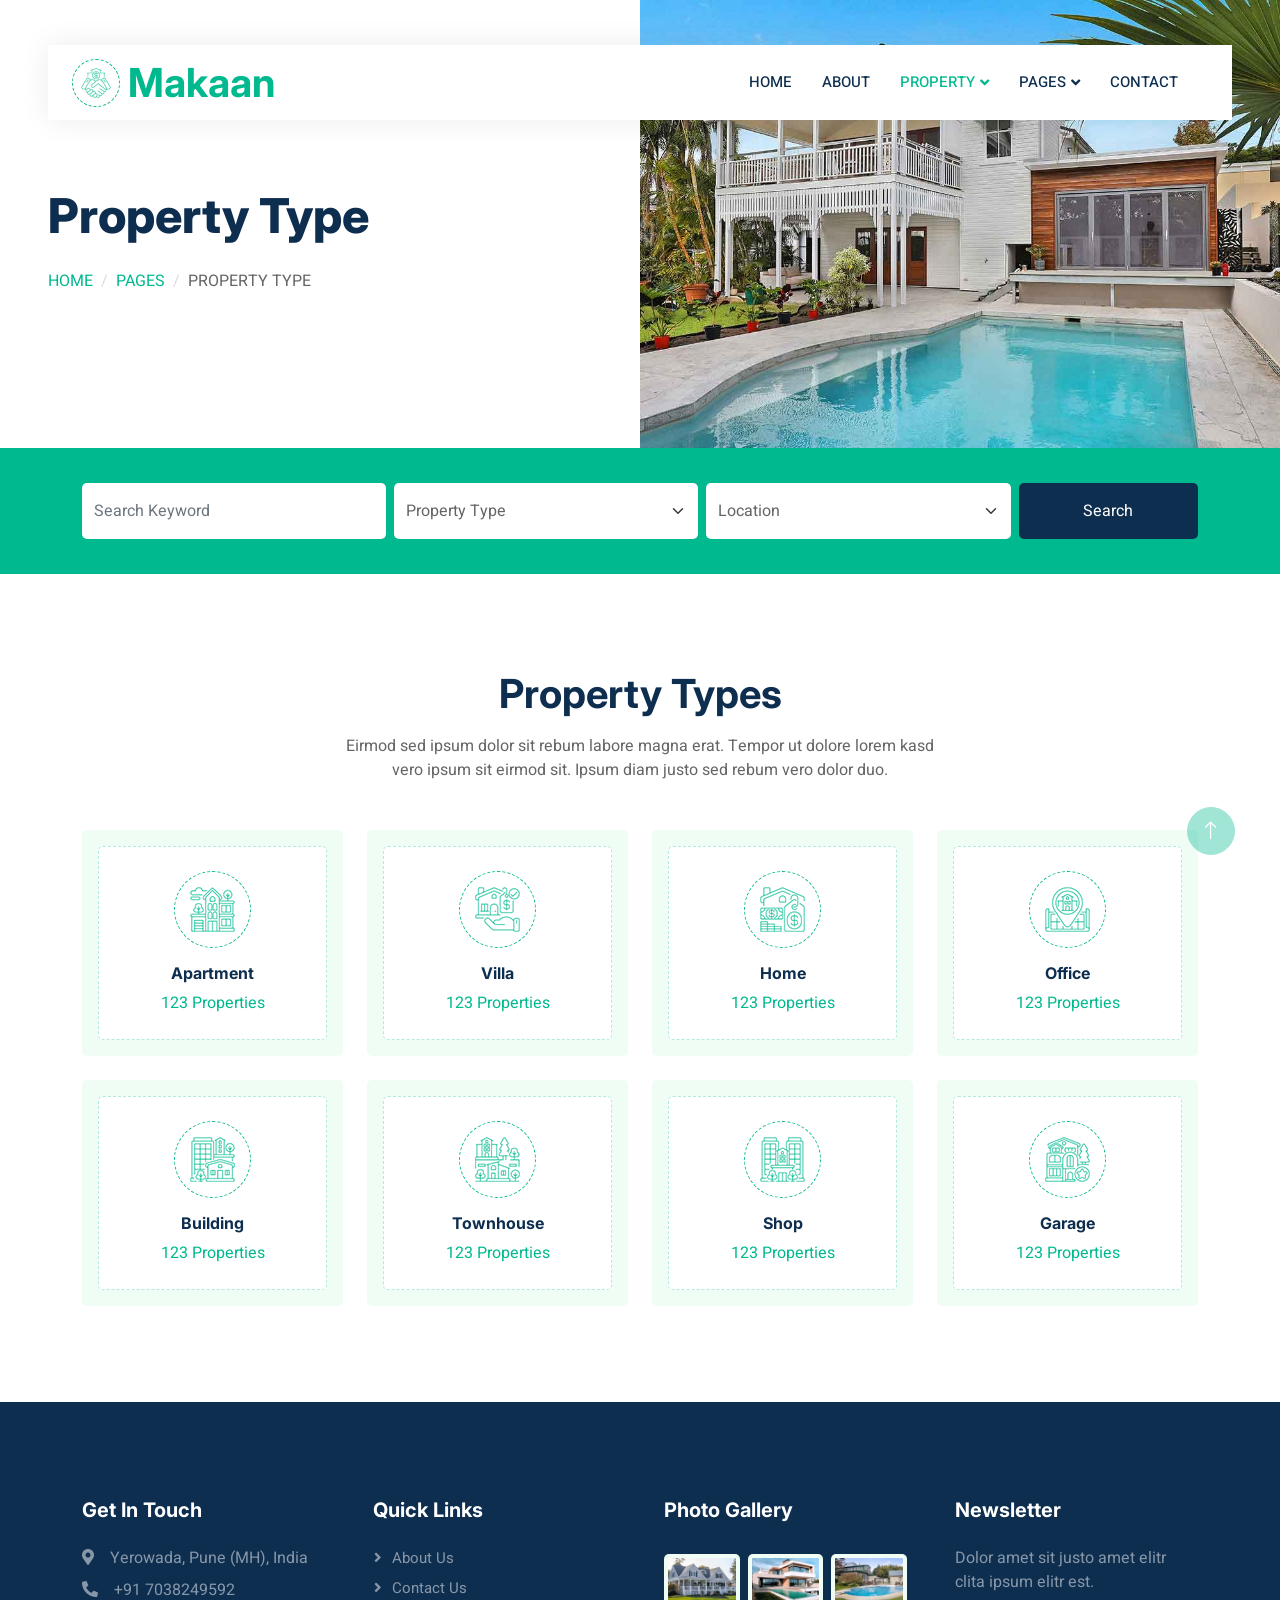
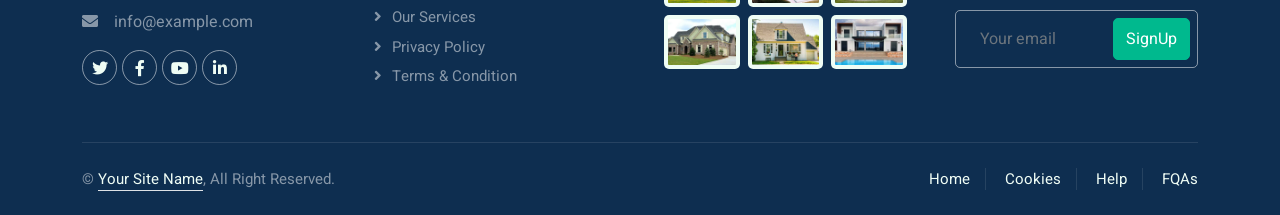
<file: Personal-Project/property-type.html>
<!DOCTYPE html>
<html lang="en">

<head>
    <meta charset="utf-8">
    <title>Makaan - Real Estate HTML Template</title>
    <meta content="width=device-width, initial-scale=1.0" name="viewport">
    <meta content="" name="keywords">
    <meta content="" name="description">

    <!-- Favicon -->
    <link href="img/favicon.ico" rel="icon">

    <!-- Google Web Fonts -->
    <link rel="preconnect" href="https://fonts.googleapis.com">
    <link rel="preconnect" href="https://fonts.gstatic.com" crossorigin>
    <link href="https://fonts.googleapis.com/css2?family=Heebo:wght@400;500;600&family=Inter:wght@700;800&display=swap" rel="stylesheet">
    
    <!-- Icon Font Stylesheet -->
    <link href="https://cdnjs.cloudflare.com/ajax/libs/font-awesome/5.10.0/css/all.min.css" rel="stylesheet">
    <link href="https://cdn.jsdelivr.net/npm/bootstrap-icons@1.4.1/font/bootstrap-icons.css" rel="stylesheet">

    <!-- Libraries Stylesheet -->
    <link href="lib/animate/animate.min.css" rel="stylesheet">
    <link href="lib/owlcarousel/assets/owl.carousel.min.css" rel="stylesheet">

    <!-- Customized Bootstrap Stylesheet -->
    <link href="css/bootstrap.min.css" rel="stylesheet">

    <!-- Template Stylesheet -->
    <link href="css/style.css" rel="stylesheet">
</head>

<body>
    <div class="container-fluid bg-white p-0">
        <!-- Spinner Start -->
        <div id="spinner" class="show bg-white position-fixed translate-middle w-100 vh-100 top-50 start-50 d-flex align-items-center justify-content-center">
            <div class="spinner-border text-primary" style="width: 3rem; height: 3rem;" role="status">
                <span class="sr-only">Loading...</span>
            </div>
        </div>
        <!-- Spinner End -->


        <!-- Navbar Start -->
        <div class="container-fluid nav-bar bg-transparent">
            <nav class="navbar navbar-expand-lg bg-white navbar-light py-0 px-4">
                <a href="index.html" class="navbar-brand d-flex align-items-center text-center">
                    <div class="icon p-2 me-2">
                        <img class="img-fluid" src="img/icon-deal.png" alt="Icon" style="width: 30px; height: 30px;">
                    </div>
                    <h1 class="m-0 text-primary">Makaan</h1>
                </a>
                <button type="button" class="navbar-toggler" data-bs-toggle="collapse" data-bs-target="#navbarCollapse">
                    <span class="navbar-toggler-icon"></span>
                </button>
                <div class="collapse navbar-collapse" id="navbarCollapse">
                    <div class="navbar-nav ms-auto">
                        <a href="index.html" class="nav-item nav-link">Home</a>
                        <a href="about.html" class="nav-item nav-link">About</a>
                        <div class="nav-item dropdown">
                            <a href="#" class="nav-link dropdown-toggle active" data-bs-toggle="dropdown">Property</a>
                            <div class="dropdown-menu rounded-0 m-0">
                                <a href="property-list.html" class="dropdown-item">Property List</a>
                                <a href="property-type.html" class="dropdown-item active">Property Type</a>
                                <a href="property-agent.html" class="dropdown-item">Property Agent</a>
                            </div>
                        </div>
                        <div class="nav-item dropdown">
                            <a href="#" class="nav-link dropdown-toggle" data-bs-toggle="dropdown">Pages</a>
                            <div class="dropdown-menu rounded-0 m-0">
                                <a href="testimonial.html" class="dropdown-item">Testimonial</a>
                                <a href="404.html" class="dropdown-item">404 Error</a>
                            </div>
                        </div>
                        <a href="contact.html" class="nav-item nav-link">Contact</a>
                    </div>
                </div>
            </nav>
        </div>
        <!-- Navbar End -->


        <!-- Header Start -->
        <div class="container-fluid header bg-white p-0">
            <div class="row g-0 align-items-center flex-column-reverse flex-md-row">
                <div class="col-md-6 p-5 mt-lg-5">
                    <h1 class="display-5 animated fadeIn mb-4">Property Type</h1> 
                        <nav aria-label="breadcrumb animated fadeIn">
                        <ol class="breadcrumb text-uppercase">
                            <li class="breadcrumb-item"><a href="#">Home</a></li>
                            <li class="breadcrumb-item"><a href="#">Pages</a></li>
                            <li class="breadcrumb-item text-body active" aria-current="page">Property Type</li>
                        </ol>
                    </nav>
                </div>
                <div class="col-md-6 animated fadeIn">
                    <img class="img-fluid" src="img/header.jpg" alt="">
                </div>
            </div>
        </div>
        <!-- Header End -->


        <!-- Search Start -->
        <div class="container-fluid bg-primary mb-5 wow fadeIn" data-wow-delay="0.1s" style="padding: 35px;">
            <div class="container">
                <div class="row g-2">
                    <div class="col-md-10">
                        <div class="row g-2">
                            <div class="col-md-4">
                                <input type="text" class="form-control border-0 py-3" placeholder="Search Keyword">
                            </div>
                            <div class="col-md-4">
                                <select class="form-select border-0 py-3">
                                    <option selected>Property Type</option>
                                    <option value="1">Property Type 1</option>
                                    <option value="2">Property Type 2</option>
                                    <option value="3">Property Type 3</option>
                                </select>
                            </div>
                            <div class="col-md-4">
                                <select class="form-select border-0 py-3">
                                    <option selected>Location</option>
                                    <option value="1">Location 1</option>
                                    <option value="2">Location 2</option>
                                    <option value="3">Location 3</option>
                                </select>
                            </div>
                        </div>
                    </div>
                    <div class="col-md-2">
                        <button class="btn btn-dark border-0 w-100 py-3">Search</button>
                    </div>
                </div>
            </div>
        </div>
        <!-- Search End -->


        <!-- Category Start -->
        <div class="container-fluid py-5">
            <div class="container">
                <div class="text-center mx-auto mb-5 wow fadeInUp" data-wow-delay="0.1s" style="max-width: 600px;">
                    <h1 class="mb-3">Property Types</h1>
                    <p>Eirmod sed ipsum dolor sit rebum labore magna erat. Tempor ut dolore lorem kasd vero ipsum sit eirmod sit. Ipsum diam justo sed rebum vero dolor duo.</p>
                </div>
                <div class="row g-4">
                    <div class="col-lg-3 col-sm-6 wow fadeInUp" data-wow-delay="0.1s">
                        <a class="cat-item d-block bg-light text-center rounded p-3" href="">
                            <div class="rounded p-4">
                                <div class="icon mb-3">
                                    <img class="img-fluid" src="img/icon-apartment.png" alt="Icon">
                                </div>
                                <h6>Apartment</h6>
                                <span>123 Properties</span>
                            </div>
                        </a>
                    </div>
                    <div class="col-lg-3 col-sm-6 wow fadeInUp" data-wow-delay="0.3s">
                        <a class="cat-item d-block bg-light text-center rounded p-3" href="">
                            <div class="rounded p-4">
                                <div class="icon mb-3">
                                    <img class="img-fluid" src="img/icon-villa.png" alt="Icon">
                                </div>
                                <h6>Villa</h6>
                                <span>123 Properties</span>
                            </div>
                        </a>
                    </div>
                    <div class="col-lg-3 col-sm-6 wow fadeInUp" data-wow-delay="0.5s">
                        <a class="cat-item d-block bg-light text-center rounded p-3" href="">
                            <div class="rounded p-4">
                                <div class="icon mb-3">
                                    <img class="img-fluid" src="img/icon-house.png" alt="Icon">
                                </div>
                                <h6>Home</h6>
                                <span>123 Properties</span>
                            </div>
                        </a>
                    </div>
                    <div class="col-lg-3 col-sm-6 wow fadeInUp" data-wow-delay="0.7s">
                        <a class="cat-item d-block bg-light text-center rounded p-3" href="">
                            <div class="rounded p-4">
                                <div class="icon mb-3">
                                    <img class="img-fluid" src="img/icon-housing.png" alt="Icon">
                                </div>
                                <h6>Office</h6>
                                <span>123 Properties</span>
                            </div>
                        </a>
                    </div>
                    <div class="col-lg-3 col-sm-6 wow fadeInUp" data-wow-delay="0.1s">
                        <a class="cat-item d-block bg-light text-center rounded p-3" href="">
                            <div class="rounded p-4">
                                <div class="icon mb-3">
                                    <img class="img-fluid" src="img/icon-building.png" alt="Icon">
                                </div>
                                <h6>Building</h6>
                                <span>123 Properties</span>
                            </div>
                        </a>
                    </div>
                    <div class="col-lg-3 col-sm-6 wow fadeInUp" data-wow-delay="0.3s">
                        <a class="cat-item d-block bg-light text-center rounded p-3" href="">
                            <div class="rounded p-4">
                                <div class="icon mb-3">
                                    <img class="img-fluid" src="img/icon-neighborhood.png" alt="Icon">
                                </div>
                                <h6>Townhouse</h6>
                                <span>123 Properties</span>
                            </div>
                        </a>
                    </div>
                    <div class="col-lg-3 col-sm-6 wow fadeInUp" data-wow-delay="0.5s">
                        <a class="cat-item d-block bg-light text-center rounded p-3" href="">
                            <div class="rounded p-4">
                                <div class="icon mb-3">
                                    <img class="img-fluid" src="img/icon-condominium.png" alt="Icon">
                                </div>
                                <h6>Shop</h6>
                                <span>123 Properties</span>
                            </div>
                        </a>
                    </div>
                    <div class="col-lg-3 col-sm-6 wow fadeInUp" data-wow-delay="0.7s">
                        <a class="cat-item d-block bg-light text-center rounded p-3" href="">
                            <div class="rounded p-4">
                                <div class="icon mb-3">
                                    <img class="img-fluid" src="img/icon-luxury.png" alt="Icon">
                                </div>
                                <h6>Garage</h6>
                                <span>123 Properties</span>
                            </div>
                        </a>
                    </div>
                </div>
            </div>
        </div>
        <!-- Category End -->
        

        <!-- Footer Start -->
        <div class="container-fluid bg-dark text-white-50 footer pt-5 mt-5 wow fadeIn" data-wow-delay="0.1s">
            <div class="container py-5">
                <div class="row g-5">
                    <div class="col-lg-3 col-md-6">
                        <h5 class="text-white mb-4">Get In Touch</h5>
                        <p class="mb-2"><i class="fa fa-map-marker-alt me-3"></i>Yerowada, Pune (MH), India</p>
                        <p class="mb-2"><i class="fa fa-phone-alt me-3"></i>+91 7038249592</p>
                        <p class="mb-2"><i class="fa fa-envelope me-3"></i>info@example.com</p>
                        <div class="d-flex pt-2">
                            <a class="btn btn-outline-light btn-social" href=""><i class="fab fa-twitter"></i></a>
                            <a class="btn btn-outline-light btn-social" href=""><i class="fab fa-facebook-f"></i></a>
                            <a class="btn btn-outline-light btn-social" href=""><i class="fab fa-youtube"></i></a>
                            <a class="btn btn-outline-light btn-social" href=""><i class="fab fa-linkedin-in"></i></a>
                        </div>
                    </div>
                    <div class="col-lg-3 col-md-6">
                        <h5 class="text-white mb-4">Quick Links</h5>
                        <a class="btn btn-link text-white-50" href="">About Us</a>
                        <a class="btn btn-link text-white-50" href="">Contact Us</a>
                        <a class="btn btn-link text-white-50" href="">Our Services</a>
                        <a class="btn btn-link text-white-50" href="">Privacy Policy</a>
                        <a class="btn btn-link text-white-50" href="">Terms & Condition</a>
                    </div>
                    <div class="col-lg-3 col-md-6">
                        <h5 class="text-white mb-4">Photo Gallery</h5>
                        <div class="row g-2 pt-2">
                            <div class="col-4">
                                <img class="img-fluid rounded bg-light p-1" src="img/property-1.jpg" alt="">
                            </div>
                            <div class="col-4">
                                <img class="img-fluid rounded bg-light p-1" src="img/property-2.jpg" alt="">
                            </div>
                            <div class="col-4">
                                <img class="img-fluid rounded bg-light p-1" src="img/property-3.jpg" alt="">
                            </div>
                            <div class="col-4">
                                <img class="img-fluid rounded bg-light p-1" src="img/property-4.jpg" alt="">
                            </div>
                            <div class="col-4">
                                <img class="img-fluid rounded bg-light p-1" src="img/property-5.jpg" alt="">
                            </div>
                            <div class="col-4">
                                <img class="img-fluid rounded bg-light p-1" src="img/property-6.jpg" alt="">
                            </div>
                        </div>
                    </div>
                    <div class="col-lg-3 col-md-6">
                        <h5 class="text-white mb-4">Newsletter</h5>
                        <p>Dolor amet sit justo amet elitr clita ipsum elitr est.</p>
                        <div class="position-relative mx-auto" style="max-width: 400px;">
                            <input class="form-control bg-transparent w-100 py-3 ps-4 pe-5" type="text" placeholder="Your email">
                            <button type="button" class="btn btn-primary py-2 position-absolute top-0 end-0 mt-2 me-2">SignUp</button>
                        </div>
                    </div>
                </div>
            </div>
            <div class="container">
                <div class="copyright">
                    <div class="row">
                        <div class="col-md-6 text-center text-md-start mb-3 mb-md-0">
                            &copy; <a class="border-bottom" href="#">Your Site Name</a>, All Right Reserved. 
							
					    </div>
                        <div class="col-md-6 text-center text-md-end">
                            <div class="footer-menu">
                                <a href="">Home</a>
                                <a href="">Cookies</a>
                                <a href="">Help</a>
                                <a href="">FQAs</a>
                            </div>
                        </div>
                    </div>
                </div>
            </div>
        </div>
        <!-- Footer End -->


        <!-- Back to Top -->
        <a href="#" class="btn btn-lg btn-primary btn-lg-square back-to-top"><i class="bi bi-arrow-up"></i></a>
    </div>

    <!-- JavaScript Libraries -->
    <script src="https://code.jquery.com/jquery-3.4.1.min.js"></script>
    <script src="https://cdn.jsdelivr.net/npm/bootstrap@5.0.0/dist/js/bootstrap.bundle.min.js"></script>
    <script src="lib/wow/wow.min.js"></script>
    <script src="lib/easing/easing.min.js"></script>
    <script src="lib/waypoints/waypoints.min.js"></script>
    <script src="lib/owlcarousel/owl.carousel.min.js"></script>

    <!-- Template Javascript -->
    <script src="js/main.js"></script>
</body>

</html>
</file>
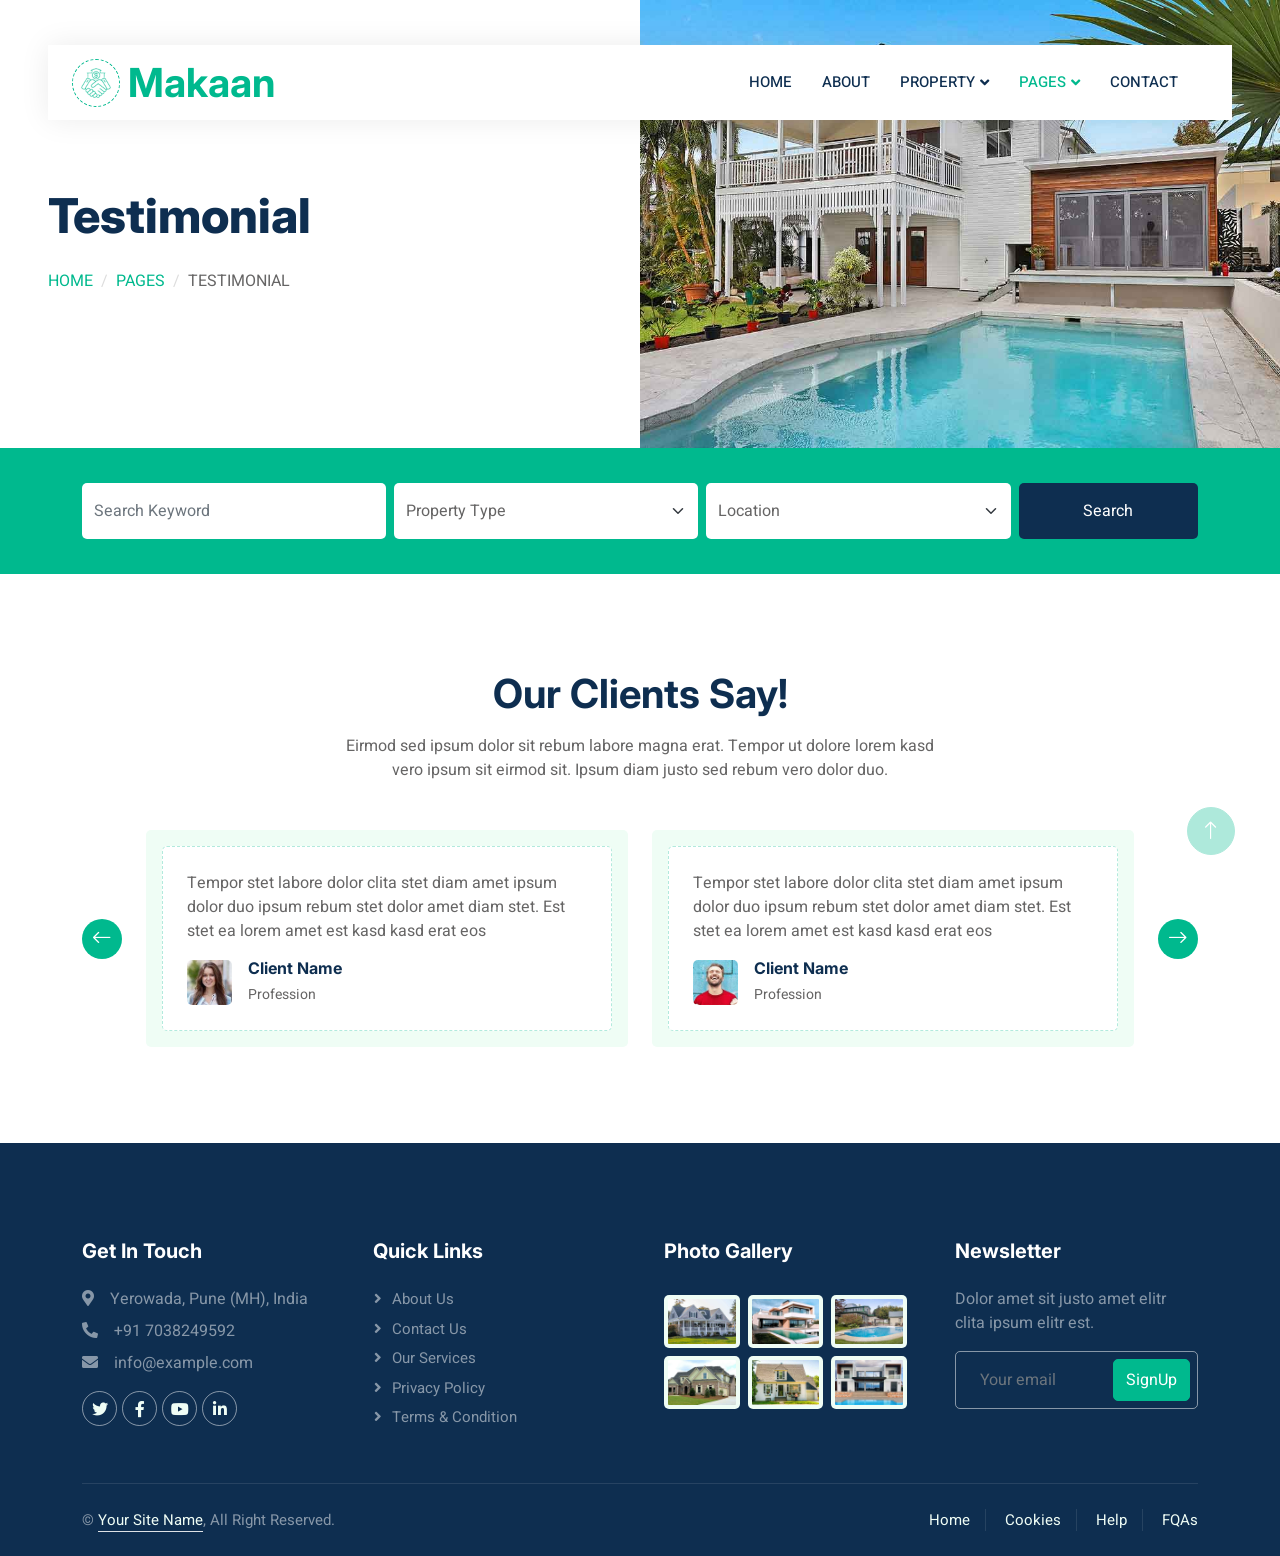
<file: Personal-Project/testimonial.html>
<!DOCTYPE html>
<html lang="en">

<head>
    <meta charset="utf-8">
    <title>Makaan - Real Estate HTML Template</title>
    <meta content="width=device-width, initial-scale=1.0" name="viewport">
    <meta content="" name="keywords">
    <meta content="" name="description">

    <!-- Favicon -->
    <link href="img/favicon.ico" rel="icon">

    <!-- Google Web Fonts -->
    <link rel="preconnect" href="https://fonts.googleapis.com">
    <link rel="preconnect" href="https://fonts.gstatic.com" crossorigin>
    <link href="https://fonts.googleapis.com/css2?family=Heebo:wght@400;500;600&family=Inter:wght@700;800&display=swap" rel="stylesheet">
    
    <!-- Icon Font Stylesheet -->
    <link href="https://cdnjs.cloudflare.com/ajax/libs/font-awesome/5.10.0/css/all.min.css" rel="stylesheet">
    <link href="https://cdn.jsdelivr.net/npm/bootstrap-icons@1.4.1/font/bootstrap-icons.css" rel="stylesheet">

    <!-- Libraries Stylesheet -->
    <link href="lib/animate/animate.min.css" rel="stylesheet">
    <link href="lib/owlcarousel/assets/owl.carousel.min.css" rel="stylesheet">

    <!-- Customized Bootstrap Stylesheet -->
    <link href="css/bootstrap.min.css" rel="stylesheet">

    <!-- Template Stylesheet -->
    <link href="css/style.css" rel="stylesheet">
</head>

<body>
    <div class="container-fluid bg-white p-0">
        <!-- Spinner Start -->
        <div id="spinner" class="show bg-white position-fixed translate-middle w-100 vh-100 top-50 start-50 d-flex align-items-center justify-content-center">
            <div class="spinner-border text-primary" style="width: 3rem; height: 3rem;" role="status">
                <span class="sr-only">Loading...</span>
            </div>
        </div>
        <!-- Spinner End -->


        <!-- Navbar Start -->
        <div class="container-fluid nav-bar bg-transparent">
            <nav class="navbar navbar-expand-lg bg-white navbar-light py-0 px-4">
                <a href="index.html" class="navbar-brand d-flex align-items-center text-center">
                    <div class="icon p-2 me-2">
                        <img class="img-fluid" src="img/icon-deal.png" alt="Icon" style="width: 30px; height: 30px;">
                    </div>
                    <h1 class="m-0 text-primary">Makaan</h1>
                </a>
                <button type="button" class="navbar-toggler" data-bs-toggle="collapse" data-bs-target="#navbarCollapse">
                    <span class="navbar-toggler-icon"></span>
                </button>
                <div class="collapse navbar-collapse" id="navbarCollapse">
                    <div class="navbar-nav ms-auto">
                        <a href="index.html" class="nav-item nav-link">Home</a>
                        <a href="about.html" class="nav-item nav-link">About</a>
                        <div class="nav-item dropdown">
                            <a href="#" class="nav-link dropdown-toggle" data-bs-toggle="dropdown">Property</a>
                            <div class="dropdown-menu rounded-0 m-0">
                                <a href="property-list.html" class="dropdown-item">Property List</a>
                                <a href="property-type.html" class="dropdown-item">Property Type</a>
                                <a href="property-agent.html" class="dropdown-item">Property Agent</a>
                            </div>
                        </div>
                        <div class="nav-item dropdown">
                            <a href="#" class="nav-link dropdown-toggle active" data-bs-toggle="dropdown">Pages</a>
                            <div class="dropdown-menu rounded-0 m-0">
                                <a href="testimonial.html" class="dropdown-item active">Testimonial</a>
                                <a href="404.html" class="dropdown-item">404 Error</a>
                            </div>
                        </div>
                        <a href="contact.html" class="nav-item nav-link">Contact</a>
                    </div>
                </div>
            </nav>
        </div>
        <!-- Navbar End -->


        <!-- Header Start -->
        <div class="container-fluid header bg-white p-0">
            <div class="row g-0 align-items-center flex-column-reverse flex-md-row">
                <div class="col-md-6 p-5 mt-lg-5">
                    <h1 class="display-5 animated fadeIn mb-4">Testimonial</h1> 
                        <nav aria-label="breadcrumb animated fadeIn">
                        <ol class="breadcrumb text-uppercase">
                            <li class="breadcrumb-item"><a href="#">Home</a></li>
                            <li class="breadcrumb-item"><a href="#">Pages</a></li>
                            <li class="breadcrumb-item text-body active" aria-current="page">Testimonial</li>
                        </ol>
                    </nav>
                </div>
                <div class="col-md-6 animated fadeIn">
                    <img class="img-fluid" src="img/header.jpg" alt="">
                </div>
            </div>
        </div>
        <!-- Header End -->


        <!-- Search Start -->
        <div class="container-fluid bg-primary mb-5 wow fadeIn" data-wow-delay="0.1s" style="padding: 35px;">
            <div class="container">
                <div class="row g-2">
                    <div class="col-md-10">
                        <div class="row g-2">
                            <div class="col-md-4">
                                <input type="text" class="form-control border-0 py-3" placeholder="Search Keyword">
                            </div>
                            <div class="col-md-4">
                                <select class="form-select border-0 py-3">
                                    <option selected>Property Type</option>
                                    <option value="1">Property Type 1</option>
                                    <option value="2">Property Type 2</option>
                                    <option value="3">Property Type 3</option>
                                </select>
                            </div>
                            <div class="col-md-4">
                                <select class="form-select border-0 py-3">
                                    <option selected>Location</option>
                                    <option value="1">Location 1</option>
                                    <option value="2">Location 2</option>
                                    <option value="3">Location 3</option>
                                </select>
                            </div>
                        </div>
                    </div>
                    <div class="col-md-2">
                        <button class="btn btn-dark border-0 w-100 py-3">Search</button>
                    </div>
                </div>
            </div>
        </div>
        <!-- Search End -->


        <!-- Testimonial Start -->
        <div class="container-fluid py-5">
            <div class="container">
                <div class="text-center mx-auto mb-5 wow fadeInUp" data-wow-delay="0.1s" style="max-width: 600px;">
                    <h1 class="mb-3">Our Clients Say!</h1>
                    <p>Eirmod sed ipsum dolor sit rebum labore magna erat. Tempor ut dolore lorem kasd vero ipsum sit eirmod sit. Ipsum diam justo sed rebum vero dolor duo.</p>
                </div>
                <div class="owl-carousel testimonial-carousel wow fadeInUp" data-wow-delay="0.1s">
                    <div class="testimonial-item bg-light rounded p-3">
                        <div class="bg-white border rounded p-4">
                            <p>Tempor stet labore dolor clita stet diam amet ipsum dolor duo ipsum rebum stet dolor amet diam stet. Est stet ea lorem amet est kasd kasd erat eos</p>
                            <div class="d-flex align-items-center">
                                <img class="img-fluid flex-shrink-0 rounded" src="img/testimonial-1.jpg" style="width: 45px; height: 45px;">
                                <div class="ps-3">
                                    <h6 class="fw-bold mb-1">Client Name</h6>
                                    <small>Profession</small>
                                </div>
                            </div>
                        </div>
                    </div>
                    <div class="testimonial-item bg-light rounded p-3">
                        <div class="bg-white border rounded p-4">
                            <p>Tempor stet labore dolor clita stet diam amet ipsum dolor duo ipsum rebum stet dolor amet diam stet. Est stet ea lorem amet est kasd kasd erat eos</p>
                            <div class="d-flex align-items-center">
                                <img class="img-fluid flex-shrink-0 rounded" src="img/testimonial-2.jpg" style="width: 45px; height: 45px;">
                                <div class="ps-3">
                                    <h6 class="fw-bold mb-1">Client Name</h6>
                                    <small>Profession</small>
                                </div>
                            </div>
                        </div>
                    </div>
                    <div class="testimonial-item bg-light rounded p-3">
                        <div class="bg-white border rounded p-4">
                            <p>Tempor stet labore dolor clita stet diam amet ipsum dolor duo ipsum rebum stet dolor amet diam stet. Est stet ea lorem amet est kasd kasd erat eos</p>
                            <div class="d-flex align-items-center">
                                <img class="img-fluid flex-shrink-0 rounded" src="img/testimonial-3.jpg" style="width: 45px; height: 45px;">
                                <div class="ps-3">
                                    <h6 class="fw-bold mb-1">Client Name</h6>
                                    <small>Profession</small>
                                </div>
                            </div>
                        </div>
                    </div>
                </div>
            </div>
        </div>
        <!-- Testimonial End -->
        

        <!-- Footer Start -->
        <div class="container-fluid bg-dark text-white-50 footer pt-5 mt-5 wow fadeIn" data-wow-delay="0.1s">
            <div class="container py-5">
                <div class="row g-5">
                    <div class="col-lg-3 col-md-6">
                        <h5 class="text-white mb-4">Get In Touch</h5>
                        <p class="mb-2"><i class="fa fa-map-marker-alt me-3"></i>Yerowada, Pune (MH), India</p>
                        <p class="mb-2"><i class="fa fa-phone-alt me-3"></i>+91 7038249592</p>
                        <p class="mb-2"><i class="fa fa-envelope me-3"></i>info@example.com</p>
                        <div class="d-flex pt-2">
                            <a class="btn btn-outline-light btn-social" href=""><i class="fab fa-twitter"></i></a>
                            <a class="btn btn-outline-light btn-social" href=""><i class="fab fa-facebook-f"></i></a>
                            <a class="btn btn-outline-light btn-social" href=""><i class="fab fa-youtube"></i></a>
                            <a class="btn btn-outline-light btn-social" href=""><i class="fab fa-linkedin-in"></i></a>
                        </div>
                    </div>
                    <div class="col-lg-3 col-md-6">
                        <h5 class="text-white mb-4">Quick Links</h5>
                        <a class="btn btn-link text-white-50" href="">About Us</a>
                        <a class="btn btn-link text-white-50" href="">Contact Us</a>
                        <a class="btn btn-link text-white-50" href="">Our Services</a>
                        <a class="btn btn-link text-white-50" href="">Privacy Policy</a>
                        <a class="btn btn-link text-white-50" href="">Terms & Condition</a>
                    </div>
                    <div class="col-lg-3 col-md-6">
                        <h5 class="text-white mb-4">Photo Gallery</h5>
                        <div class="row g-2 pt-2">
                            <div class="col-4">
                                <img class="img-fluid rounded bg-light p-1" src="img/property-1.jpg" alt="">
                            </div>
                            <div class="col-4">
                                <img class="img-fluid rounded bg-light p-1" src="img/property-2.jpg" alt="">
                            </div>
                            <div class="col-4">
                                <img class="img-fluid rounded bg-light p-1" src="img/property-3.jpg" alt="">
                            </div>
                            <div class="col-4">
                                <img class="img-fluid rounded bg-light p-1" src="img/property-4.jpg" alt="">
                            </div>
                            <div class="col-4">
                                <img class="img-fluid rounded bg-light p-1" src="img/property-5.jpg" alt="">
                            </div>
                            <div class="col-4">
                                <img class="img-fluid rounded bg-light p-1" src="img/property-6.jpg" alt="">
                            </div>
                        </div>
                    </div>
                    <div class="col-lg-3 col-md-6">
                        <h5 class="text-white mb-4">Newsletter</h5>
                        <p>Dolor amet sit justo amet elitr clita ipsum elitr est.</p>
                        <div class="position-relative mx-auto" style="max-width: 400px;">
                            <input class="form-control bg-transparent w-100 py-3 ps-4 pe-5" type="text" placeholder="Your email">
                            <button type="button" class="btn btn-primary py-2 position-absolute top-0 end-0 mt-2 me-2">SignUp</button>
                        </div>
                    </div>
                </div>
            </div>
            <div class="container">
                <div class="copyright">
                    <div class="row">
                        <div class="col-md-6 text-center text-md-start mb-3 mb-md-0">
                            &copy; <a class="border-bottom" href="#">Your Site Name</a>, All Right Reserved. 
							
						</div>
                        <div class="col-md-6 text-center text-md-end">
                            <div class="footer-menu">
                                <a href="">Home</a>
                                <a href="">Cookies</a>
                                <a href="">Help</a>
                                <a href="">FQAs</a>
                            </div>
                        </div>
                    </div>
                </div>
            </div>
        </div>
        <!-- Footer End -->


        <!-- Back to Top -->
        <a href="#" class="btn btn-lg btn-primary btn-lg-square back-to-top"><i class="bi bi-arrow-up"></i></a>
    </div>

    <!-- JavaScript Libraries -->
    <script src="https://code.jquery.com/jquery-3.4.1.min.js"></script>
    <script src="https://cdn.jsdelivr.net/npm/bootstrap@5.0.0/dist/js/bootstrap.bundle.min.js"></script>
    <script src="lib/wow/wow.min.js"></script>
    <script src="lib/easing/easing.min.js"></script>
    <script src="lib/waypoints/waypoints.min.js"></script>
    <script src="lib/owlcarousel/owl.carousel.min.js"></script>

    <!-- Template Javascript -->
    <script src="js/main.js"></script>
</body>

</html>
</file>
<file: Personal-Project/css/style.css>
/********** Template CSS **********/
:root {
    --primary: #00B98E;
    --secondary: #FF6922;
    --light: #EFFDF5;
    --dark: #0E2E50;
}

.back-to-top {
    position: fixed;
    display: none;
    right: 45px;
    bottom: 45px;
    z-index: 99;
}


/*** Spinner ***/
#spinner {
    opacity: 0;
    visibility: hidden;
    transition: opacity .5s ease-out, visibility 0s linear .5s;
    z-index: 99999;
}

#spinner.show {
    transition: opacity .5s ease-out, visibility 0s linear 0s;
    visibility: visible;
    opacity: 1;
}


/*** Button ***/
.btn {
    transition: .5s;
}

.btn.btn-primary,
.btn.btn-secondary {
    color: #FFFFFF;
}

.btn-square {
    width: 38px;
    height: 38px;
}

.btn-sm-square {
    width: 32px;
    height: 32px;
}

.btn-lg-square {
    width: 48px;
    height: 48px;
}

.btn-square,
.btn-sm-square,
.btn-lg-square {
    padding: 0;
    display: flex;
    align-items: center;
    justify-content: center;
    font-weight: normal;
    border-radius: 50px;
}


/*** Navbar ***/
.nav-bar {
    position: relative;
    margin-top: 45px;
    padding: 0 3rem;
    transition: .5s;
    z-index: 9999;
}

.nav-bar.sticky-top {
    position: sticky;
    padding: 0;
    z-index: 9999;
}

.navbar {
    box-shadow: 0 0 30px rgba(0, 0, 0, .08);
}

.navbar .dropdown-toggle::after {
    border: none;
    content: "\f107";
    font-family: "Font Awesome 5 Free";
    font-weight: 900;
    vertical-align: middle;
    margin-left: 5px;
    transition: .5s;
}

.navbar .dropdown-toggle[aria-expanded=true]::after {
    transform: rotate(-180deg);
}

.navbar-light .navbar-nav .nav-link {
    margin-right: 30px;
    padding: 25px 0;
    color: #FFFFFF;
    font-size: 15px;
    text-transform: uppercase;
    outline: none;
}

.navbar-light .navbar-nav .nav-link:hover,
.navbar-light .navbar-nav .nav-link.active {
    color: var(--primary);
}

@media (max-width: 991.98px) {
    .nav-bar {
        margin: 0;
        padding: 0;
    }

    .navbar-light .navbar-nav .nav-link  {
        margin-right: 0;
        padding: 10px 0;
    }

    .navbar-light .navbar-nav {
        border-top: 1px solid #EEEEEE;
    }
}

.navbar-light .navbar-brand {
    height: 75px;
}

.navbar-light .navbar-nav .nav-link {
    color: var(--dark);
    font-weight: 500;
}

@media (min-width: 992px) {
    .navbar .nav-item .dropdown-menu {
        display: block;
        top: 100%;
        margin-top: 0;
        transform: rotateX(-75deg);
        transform-origin: 0% 0%;
        opacity: 0;
        visibility: hidden;
        transition: .5s;
        
    }

    .navbar .nav-item:hover .dropdown-menu {
        transform: rotateX(0deg);
        visibility: visible;
        transition: .5s;
        opacity: 1;
    }
}


/*** Header ***/
@media (min-width: 992px) {
    .header {
        margin-top: -120px;
    }
}

.header-carousel .owl-nav {
    display: none !important;
}

/*** Carousel Content Overlay ***/
.owl-carousel-item {
    position: relative;
    overflow: hidden;
}

.carousel-content-overlay {
    position: absolute;
    bottom: 0;
    left: 0;
    right: 0;
    padding: 20px 22px 18px;
    background: linear-gradient(to top, rgba(14, 46, 80, 0.92) 0%, rgba(14, 46, 80, 0.5) 70%, transparent 100%);
    color: #fff;
}

.carousel-badge {
    display: inline-block;
    background: var(--primary);
    color: #fff;
    font-size: 11px;
    font-weight: 600;
    text-transform: uppercase;
    letter-spacing: 1px;
    padding: 3px 10px;
    border-radius: 3px;
    margin-bottom: 8px;
}

.carousel-badge-rent {
    background: var(--secondary);
}

.carousel-title {
    font-size: 1.1rem;
    font-weight: 700;
    margin-bottom: 6px;
    color: #fff;
    line-height: 1.3;
}

.carousel-meta {
    font-size: 12px;
    color: rgba(255,255,255,0.85);
    margin-bottom: 6px;
}

.carousel-price {
    font-size: 1.2rem;
    font-weight: 700;
    color: var(--primary);
    margin-bottom: 4px;
}

.carousel-price small {
    font-size: 12px;
    font-weight: 400;
    color: rgba(255,255,255,0.75);
}

@media (max-width: 575.98px) {
    .carousel-title { font-size: 0.95rem; }
    .carousel-price { font-size: 1rem; }
    .carousel-content-overlay { padding: 14px 14px 12px; }
    .carousel-meta { font-size: 11px; }
}

.breadcrumb-item + .breadcrumb-item::before {
    color: #DDDDDD;
}


/*** Icon ***/
.icon {
    padding: 15px;
    display: inline-flex;
    align-items: center;
    justify-content: center;
    background: #FFFFFF !important;
    border-radius: 50px;
    border: 1px dashed var(--primary) !important;
}


/*** About ***/
.about-img img {
    position: relative;
    z-index: 2;
}

.about-img::before {
    position: absolute;
    content: "";
    top: 0;
    left: -50%;
    width: 100%;
    height: 100%;
    background: var(--primary);
    transform: skew(20deg);
    z-index: 1;
}


/*** Category ***/
.cat-item div {
    background: #FFFFFF;
    border: 1px dashed rgba(0, 185, 142, .3);
    transition: .5s;
}

.cat-item:hover div {
    background: var(--primary);
    border-color: transparent;
}

.cat-item div * {
    transition: .5s;
}

.cat-item:hover div * {
    color: #FFFFFF !important;
}


/*** Property List ***/
.nav-pills .nav-item .btn {
    color: var(--dark);
}

.nav-pills .nav-item .btn:hover,
.nav-pills .nav-item .btn.active {
    color: #FFFFFF;
}

.property-item {
    box-shadow: 0 0 30px rgba(0, 0, 0, .08);
}

.property-item img {
    transition: .5s;
}

.property-item:hover img {
    transform: scale(1.1);
}

.property-item .border-top {
    border-top: 1px dashed rgba(0, 185, 142, .3) !important;
}

.property-item .border-end {
    border-right: 1px dashed rgba(0, 185, 142, .3) !important;
}


/*** Team ***/
.team-item {
    box-shadow: 0 0 30px rgba(0, 0, 0, .08);
    transition: .5s;
}

.team-item .btn {
    color: var(--primary);
    background: #FFFFFF;
    box-shadow: 0 0 30px rgba(0, 0, 0, .15);
}

.team-item .btn:hover {
    color: #FFFFFF;
    background: var(--primary);
}

.team-item:hover {
    border-color: var(--secondary) !important;
}

.team-item:hover .bg-primary {
    background: var(--secondary) !important;
}

.team-item:hover .bg-primary i {
    color: var(--secondary) !important;
}


/*** Testimonial ***/
.testimonial-carousel {
    padding-left: 1.5rem;
    padding-right: 1.5rem;
}

@media (min-width: 576px) {
    .testimonial-carousel {
        padding-left: 4rem;
        padding-right: 4rem;
    }
}

.testimonial-carousel .testimonial-item .border {
    border: 1px dashed rgba(0, 185, 142, .3) !important;
}

.testimonial-carousel .owl-nav {
    position: absolute;
    width: 100%;
    height: 40px;
    top: calc(50% - 20px);
    left: 0;
    display: flex;
    justify-content: space-between;
    z-index: 1;
}

.testimonial-carousel .owl-nav .owl-prev,
.testimonial-carousel .owl-nav .owl-next {
    position: relative;
    width: 40px;
    height: 40px;
    display: flex;
    align-items: center;
    justify-content: center;
    color: #FFFFFF;
    background: var(--primary);
    border-radius: 40px;
    font-size: 20px;
    transition: .5s;
}

.testimonial-carousel .owl-nav .owl-prev:hover,
.testimonial-carousel .owl-nav .owl-next:hover {
    background: var(--dark);
}


/*** Footer ***/
.footer .btn.btn-social {
    margin-right: 5px;
    width: 35px;
    height: 35px;
    display: flex;
    align-items: center;
    justify-content: center;
    color: var(--light);
    border: 1px solid rgba(255,255,255,0.5);
    border-radius: 35px;
    transition: .3s;
}

.footer .btn.btn-social:hover {
    color: var(--primary);
    border-color: var(--light);
}

.footer .btn.btn-link {
    display: block;
    margin-bottom: 5px;
    padding: 0;
    text-align: left;
    font-size: 15px;
    font-weight: normal;
    text-transform: capitalize;
    transition: .3s;
}

.footer .btn.btn-link::before {
    position: relative;
    content: "\f105";
    font-family: "Font Awesome 5 Free";
    font-weight: 900;
    margin-right: 10px;
}

.footer .btn.btn-link:hover {
    letter-spacing: 1px;
    box-shadow: none;
}

.footer .form-control {
    border-color: rgba(255,255,255,0.5);
}

.footer .copyright {
    padding: 25px 0;
    font-size: 15px;
    border-top: 1px solid rgba(256, 256, 256, .1);
}

.footer .copyright a {
    color: var(--light);
}

.footer .footer-menu a {
    margin-right: 15px;
    padding-right: 15px;
    border-right: 1px solid rgba(255, 255, 255, .1);
}

.footer .footer-menu a:last-child {
    margin-right: 0;
    padding-right: 0;
    border-right: none;
}
</file>
